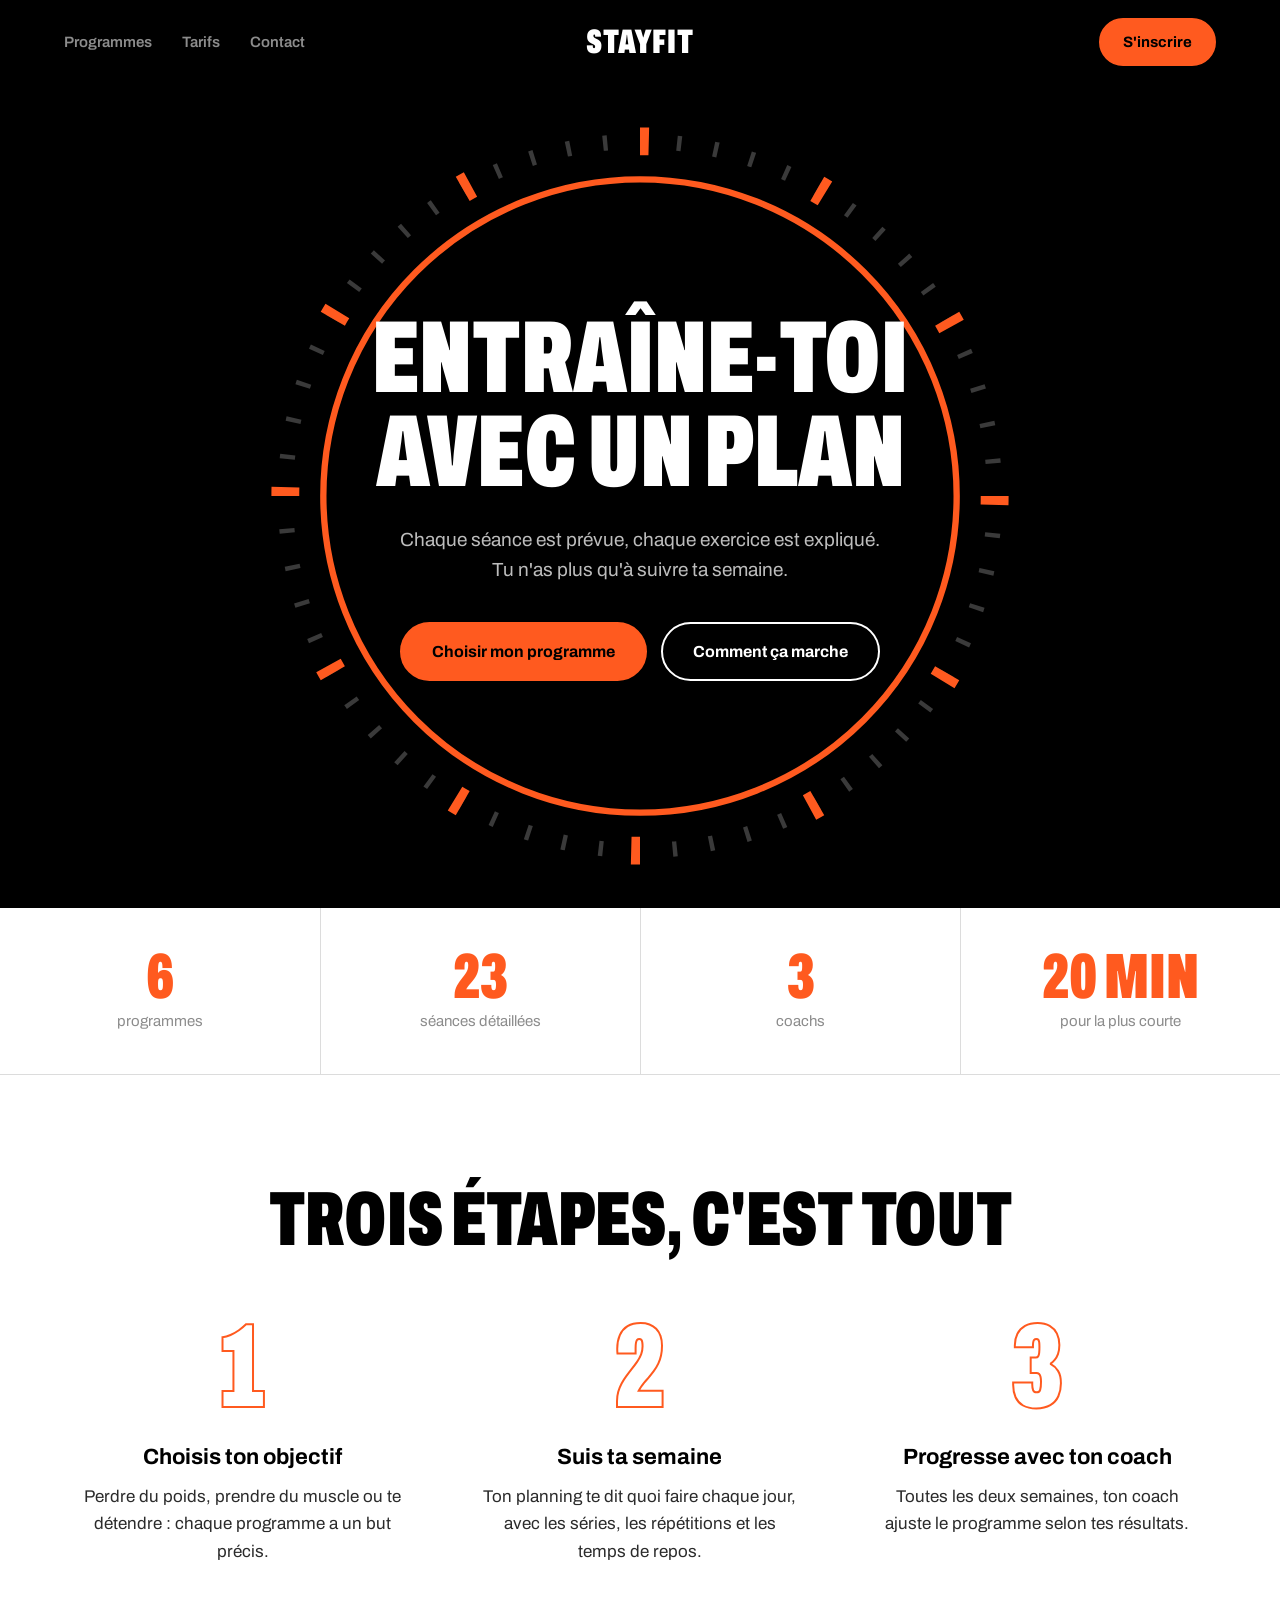
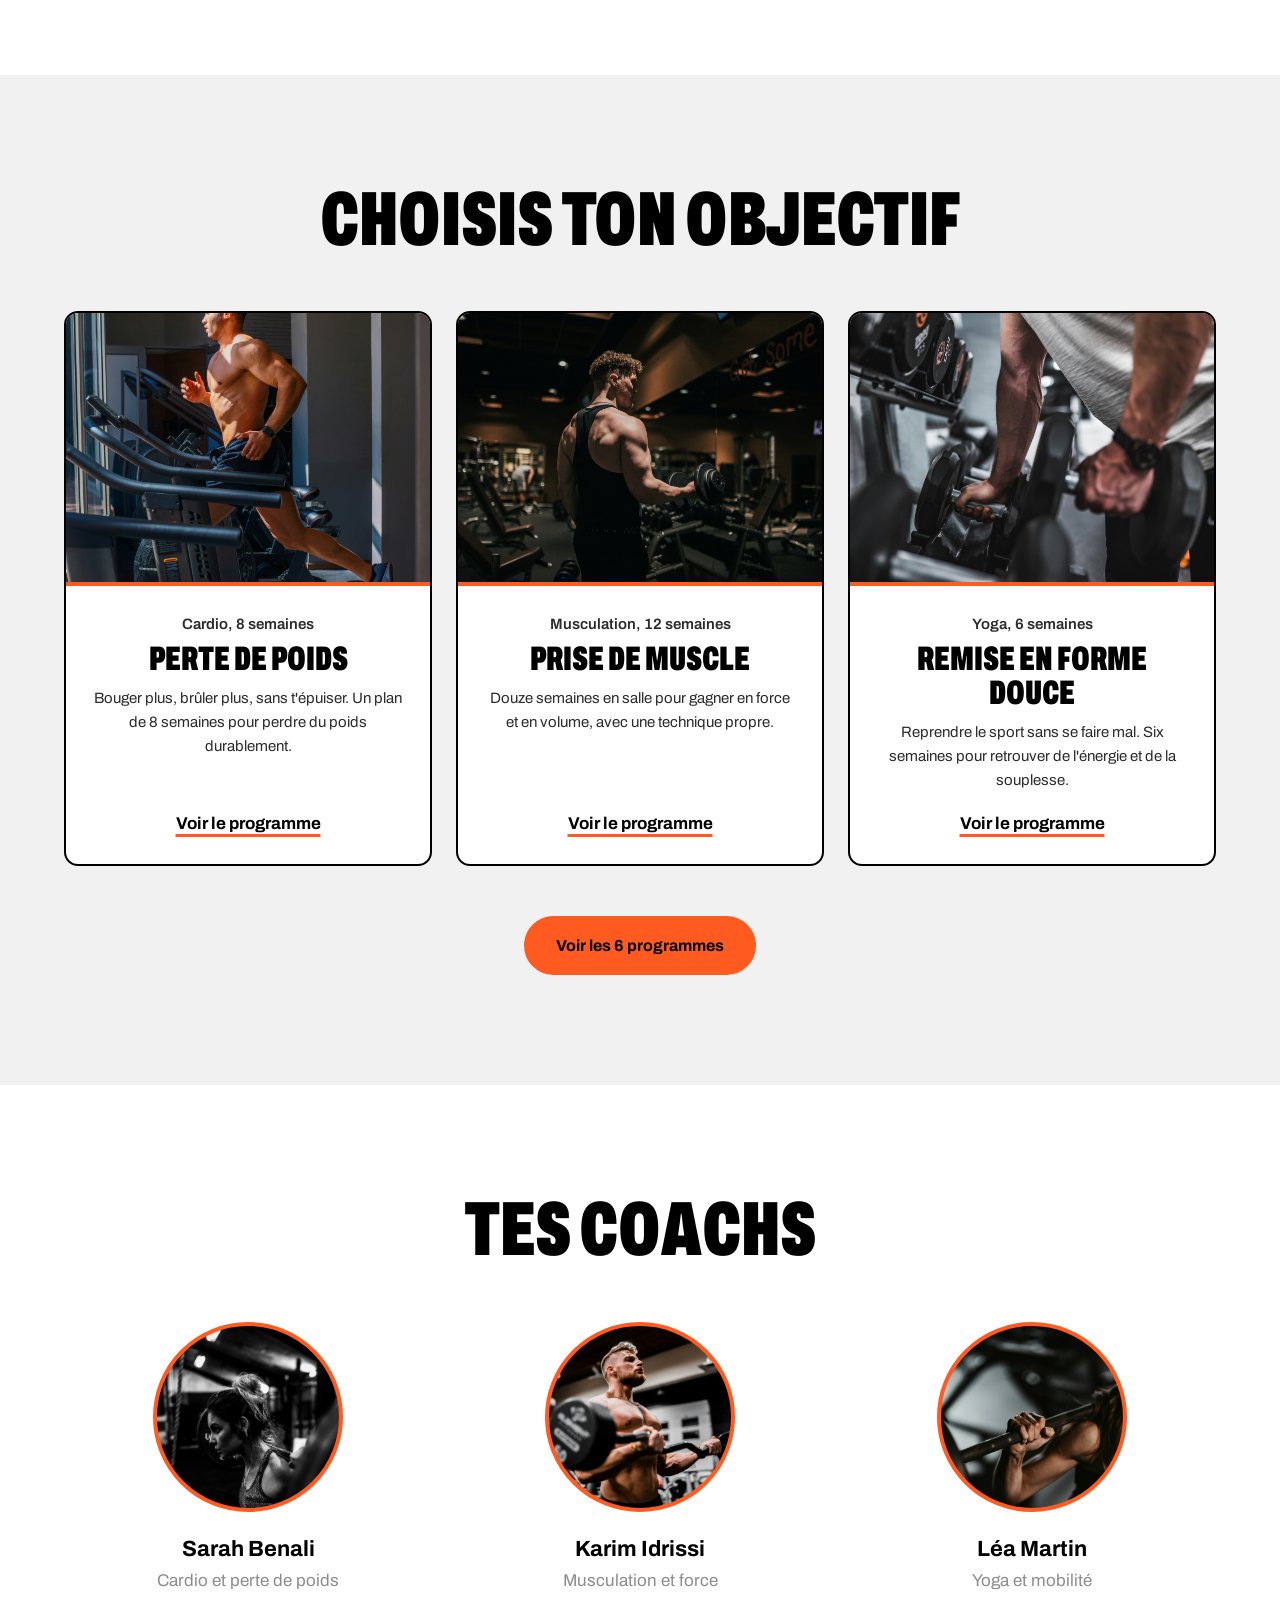
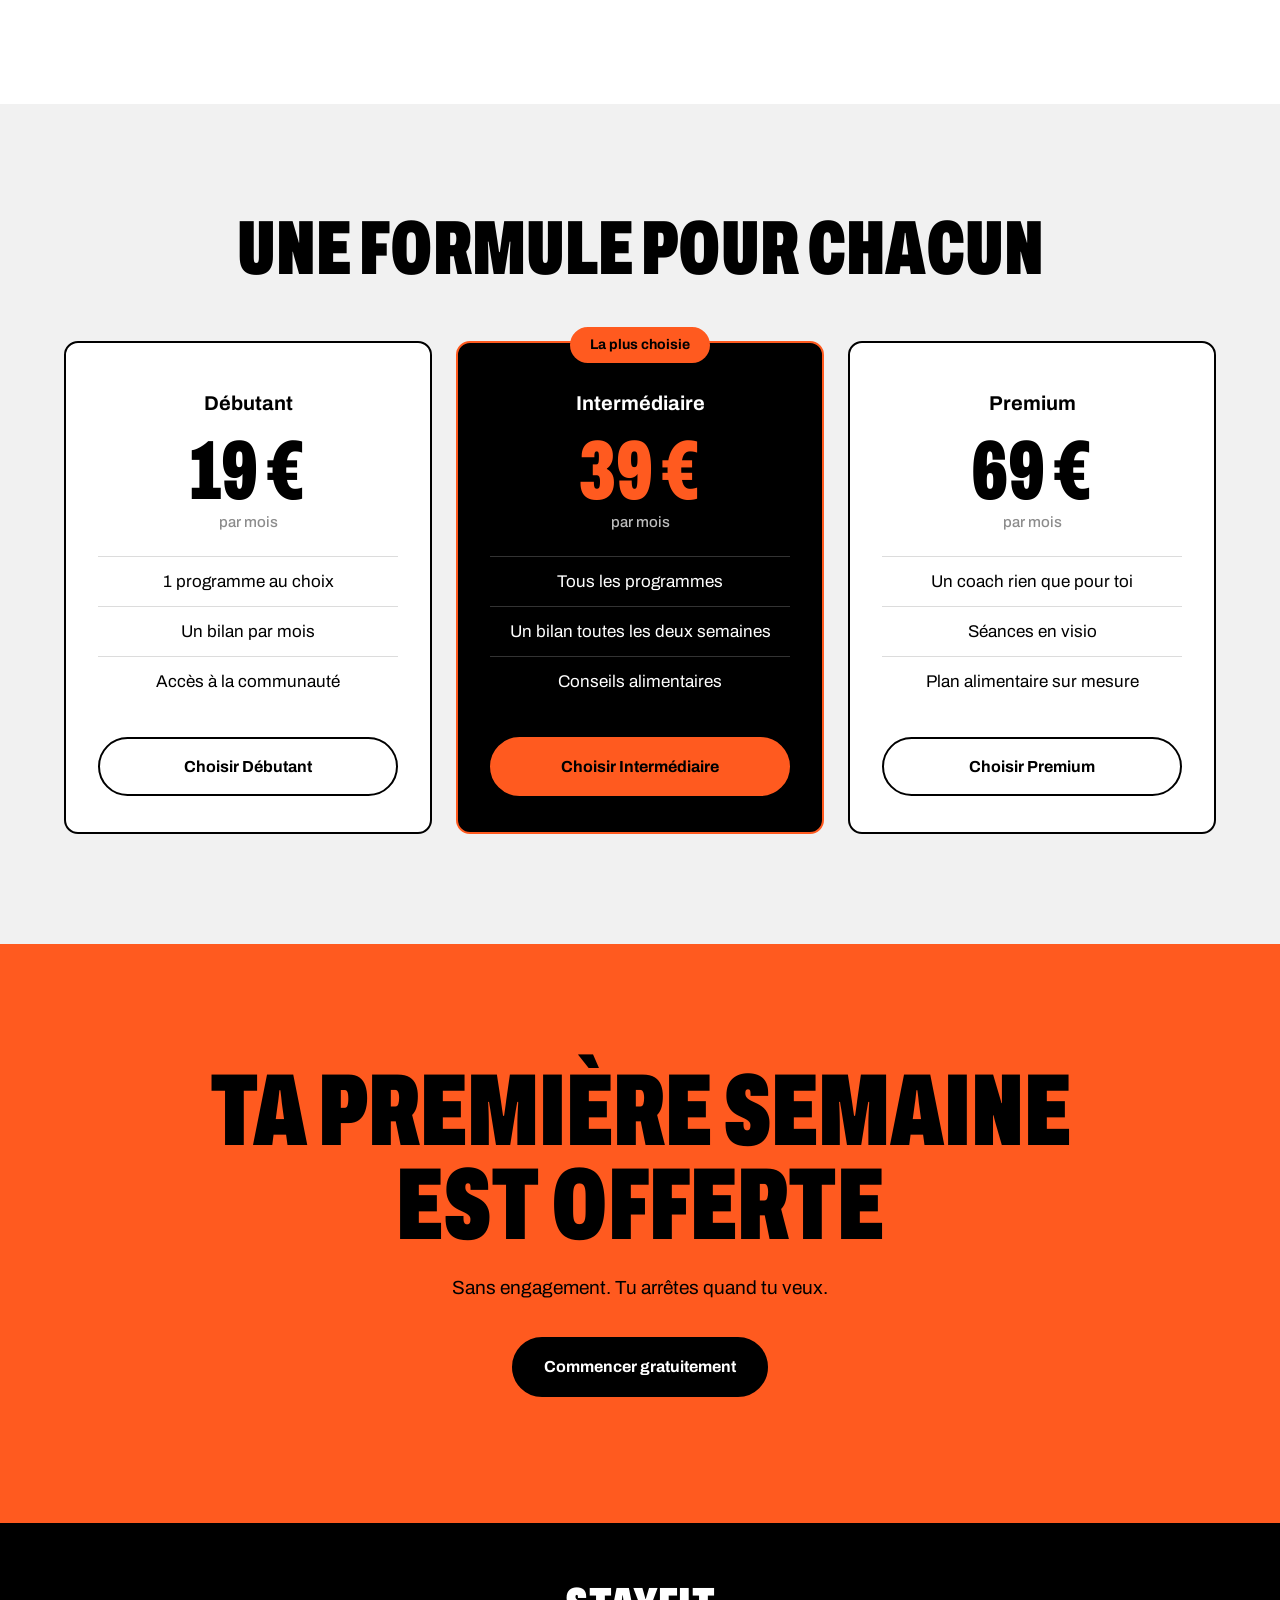
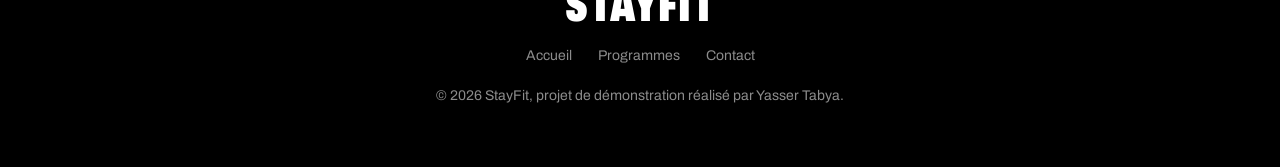
<file: index.html>
<!DOCTYPE html>
<html lang="fr">
<head>
    <meta charset="UTF-8">
    <meta name="viewport" content="width=device-width, initial-scale=1.0">
    <title>StayFit | Coaching sportif en ligne</title>
    <meta name="description" content="StayFit, des programmes de sport planifiés semaine par semaine, avec un coach.">
    <link rel="stylesheet" href="style.css">
</head>
<body>

    <!-- =====================================================
         MENU : liens à gauche, logo au centre, bouton à droite
    ====================================================== -->
    <header class="header">
        <nav class="menu">
            <a href="programmes.html">Programmes</a>
            <a href="index.html#tarifs">Tarifs</a>
            <a href="contact.html">Contact</a>
        </nav>

        <a href="index.html" class="logo">STAYFIT</a>

        <a href="contact.html" class="bouton bouton-clair bouton-petit header-bouton">S'inscrire</a>

        <button class="burger" aria-label="Ouvrir le menu" aria-expanded="false">
            <span></span>
            <span></span>
            <span></span>
        </button>
    </header>


    <main>

        <!-- =====================================================
             ACCUEIL : le cadran de chronomètre
        ====================================================== -->
        <section class="hero">

            <svg class="cadran" viewBox="0 0 600 600" aria-hidden="true">
                <!-- Les graduations : des tirets posés en cercle -->
                <circle class="graduations" cx="300" cy="300" r="280" pathLength="600" />
                <circle class="graduations-longues" cx="300" cy="300" r="280" pathLength="600" />
                <circle class="cadran-fond" cx="300" cy="300" r="250" />
                <circle class="cadran-progression" cx="300" cy="300" r="250" />
            </svg>

            <div class="hero-contenu">
                <h1>Entraîne&#8209;toi<br>avec un plan</h1>
                <p class="hero-texte">
                    Chaque séance est prévue, chaque exercice est expliqué.
                    Tu n'as plus qu'à suivre ta semaine.
                </p>
                <div class="hero-boutons">
                    <a href="programmes.html" class="bouton bouton-clair">Choisir mon programme</a>
                    <a href="#methode" class="bouton bouton-contour-clair">Comment ça marche</a>
                </div>
            </div>

        </section>


        <!-- =====================================================
             CHIFFRES (animés en JavaScript)
        ====================================================== -->
        <section class="chiffres">
            <div class="chiffre">
                <p><span class="compteur" data-cible="6">0</span></p>
                <span>programmes</span>
            </div>
            <div class="chiffre">
                <p><span class="compteur" data-cible="23">0</span></p>
                <span>séances détaillées</span>
            </div>
            <div class="chiffre">
                <p><span class="compteur" data-cible="3">0</span></p>
                <span>coachs</span>
            </div>
            <div class="chiffre">
                <p><span class="compteur" data-cible="20">0</span> min</p>
                <span>pour la plus courte</span>
            </div>
        </section>


        <!-- =====================================================
             LA MÉTHODE : 3 étapes dans l'ordre
        ====================================================== -->
        <section class="section" id="methode">
            <h2 class="titre-section">Trois étapes, c'est tout</h2>

            <ol class="etapes">
                <li class="etape">
                    <span class="etape-numero">1</span>
                    <h3>Choisis ton objectif</h3>
                    <p>Perdre du poids, prendre du muscle ou te détendre : chaque programme a un but précis.</p>
                </li>
                <li class="etape">
                    <span class="etape-numero">2</span>
                    <h3>Suis ta semaine</h3>
                    <p>Ton planning te dit quoi faire chaque jour, avec les séries, les répétitions et les temps de repos.</p>
                </li>
                <li class="etape">
                    <span class="etape-numero">3</span>
                    <h3>Progresse avec ton coach</h3>
                    <p>Toutes les deux semaines, ton coach ajuste le programme selon tes résultats.</p>
                </li>
            </ol>
        </section>


        <!-- =====================================================
             PROGRAMMES (3 mis en avant)
        ====================================================== -->
        <section class="section section-craie">
            <h2 class="titre-section">Choisis ton objectif</h2>

            <div class="grille">
                <a href="programme-perte.html" class="carte" data-categorie="cardio">
                    <div class="carte-image" style="--img: url('images/programme-perte.jpg')"></div>
                    <div class="carte-contenu">
                        <p class="carte-meta">Cardio, 8 semaines</p>
                        <h3>Perte de poids</h3>
                        <p>Bouger plus, brûler plus, sans t'épuiser. Un plan de 8 semaines pour perdre du poids durablement.</p>
                        <span class="lien">Voir le programme</span>
                    </div>
                </a>
                <a href="programme-muscle.html" class="carte" data-categorie="musculation">
                    <div class="carte-image" style="--img: url('images/programme-muscle.jpg')"></div>
                    <div class="carte-contenu">
                        <p class="carte-meta">Musculation, 12 semaines</p>
                        <h3>Prise de muscle</h3>
                        <p>Douze semaines en salle pour gagner en force et en volume, avec une technique propre.</p>
                        <span class="lien">Voir le programme</span>
                    </div>
                </a>
                <a href="programme-forme.html" class="carte" data-categorie="yoga">
                    <div class="carte-image" style="--img: url('images/programme-forme.jpg')"></div>
                    <div class="carte-contenu">
                        <p class="carte-meta">Yoga, 6 semaines</p>
                        <h3>Remise en forme douce</h3>
                        <p>Reprendre le sport sans se faire mal. Six semaines pour retrouver de l'énergie et de la souplesse.</p>
                        <span class="lien">Voir le programme</span>
                    </div>
                </a>
            </div>

            <a href="programmes.html" class="bouton bouton-centre">Voir les 6 programmes</a>
        </section>


        <!-- =====================================================
             COACHS
        ====================================================== -->
        <section class="section">
            <h2 class="titre-section">Tes coachs</h2>

            <div class="grille grille-coachs">
                <div class="coach">
                    <div class="coach-photo" style="--img: url('images/coach-1.jpg')"></div>
                    <h3>Sarah Benali</h3>
                    <p>Cardio et perte de poids</p>
                </div>
                <div class="coach">
                    <div class="coach-photo" style="--img: url('images/coach-2.jpg')"></div>
                    <h3>Karim Idrissi</h3>
                    <p>Musculation et force</p>
                </div>
                <div class="coach">
                    <div class="coach-photo" style="--img: url('images/coach-3.jpg')"></div>
                    <h3>Léa Martin</h3>
                    <p>Yoga et mobilité</p>
                </div>
            </div>
        </section>


        <!-- =====================================================
             TARIFS
        ====================================================== -->
        <section class="section section-craie" id="tarifs">
            <h2 class="titre-section">Une formule pour chacun</h2>

            <div class="grille">

                <div class="tarif">
                    <h3>Débutant</h3>
                    <p class="prix">19 €<span> par mois</span></p>
                    <ul>
                        <li>1 programme au choix</li>
                        <li>Un bilan par mois</li>
                        <li>Accès à la communauté</li>
                    </ul>
                    <a href="contact.html" class="bouton bouton-contour">Choisir Débutant</a>
                </div>

                <div class="tarif tarif-vedette">
                    <p class="etiquette">La plus choisie</p>
                    <h3>Intermédiaire</h3>
                    <p class="prix">39 €<span> par mois</span></p>
                    <ul>
                        <li>Tous les programmes</li>
                        <li>Un bilan toutes les deux semaines</li>
                        <li>Conseils alimentaires</li>
                    </ul>
                    <a href="contact.html" class="bouton bouton-clair">Choisir Intermédiaire</a>
                </div>

                <div class="tarif">
                    <h3>Premium</h3>
                    <p class="prix">69 €<span> par mois</span></p>
                    <ul>
                        <li>Un coach rien que pour toi</li>
                        <li>Séances en visio</li>
                        <li>Plan alimentaire sur mesure</li>
                    </ul>
                    <a href="contact.html" class="bouton bouton-contour">Choisir Premium</a>
                </div>

            </div>
        </section>


        <!-- =====================================================
             APPEL À L'ACTION
        ====================================================== -->
        <section class="appel">
            <h2>Ta première semaine est offerte</h2>
            <p>Sans engagement. Tu arrêtes quand tu veux.</p>
            <a href="contact.html" class="bouton bouton-clair">Commencer gratuitement</a>
        </section>

    </main>

    <!-- =====================================================
         BAS DE PAGE
    ====================================================== -->
    <footer class="footer">
        <a href="index.html" class="logo">STAYFIT</a>
        <nav>
            <a href="index.html">Accueil</a>
            <a href="programmes.html">Programmes</a>
            <a href="contact.html">Contact</a>
        </nav>
        <p>© <span class="annee"></span> StayFit, projet de démonstration réalisé par Yasser Tabya.</p>
    </footer>

    <script src="script.js"></script>
</body>
</html>
</file>
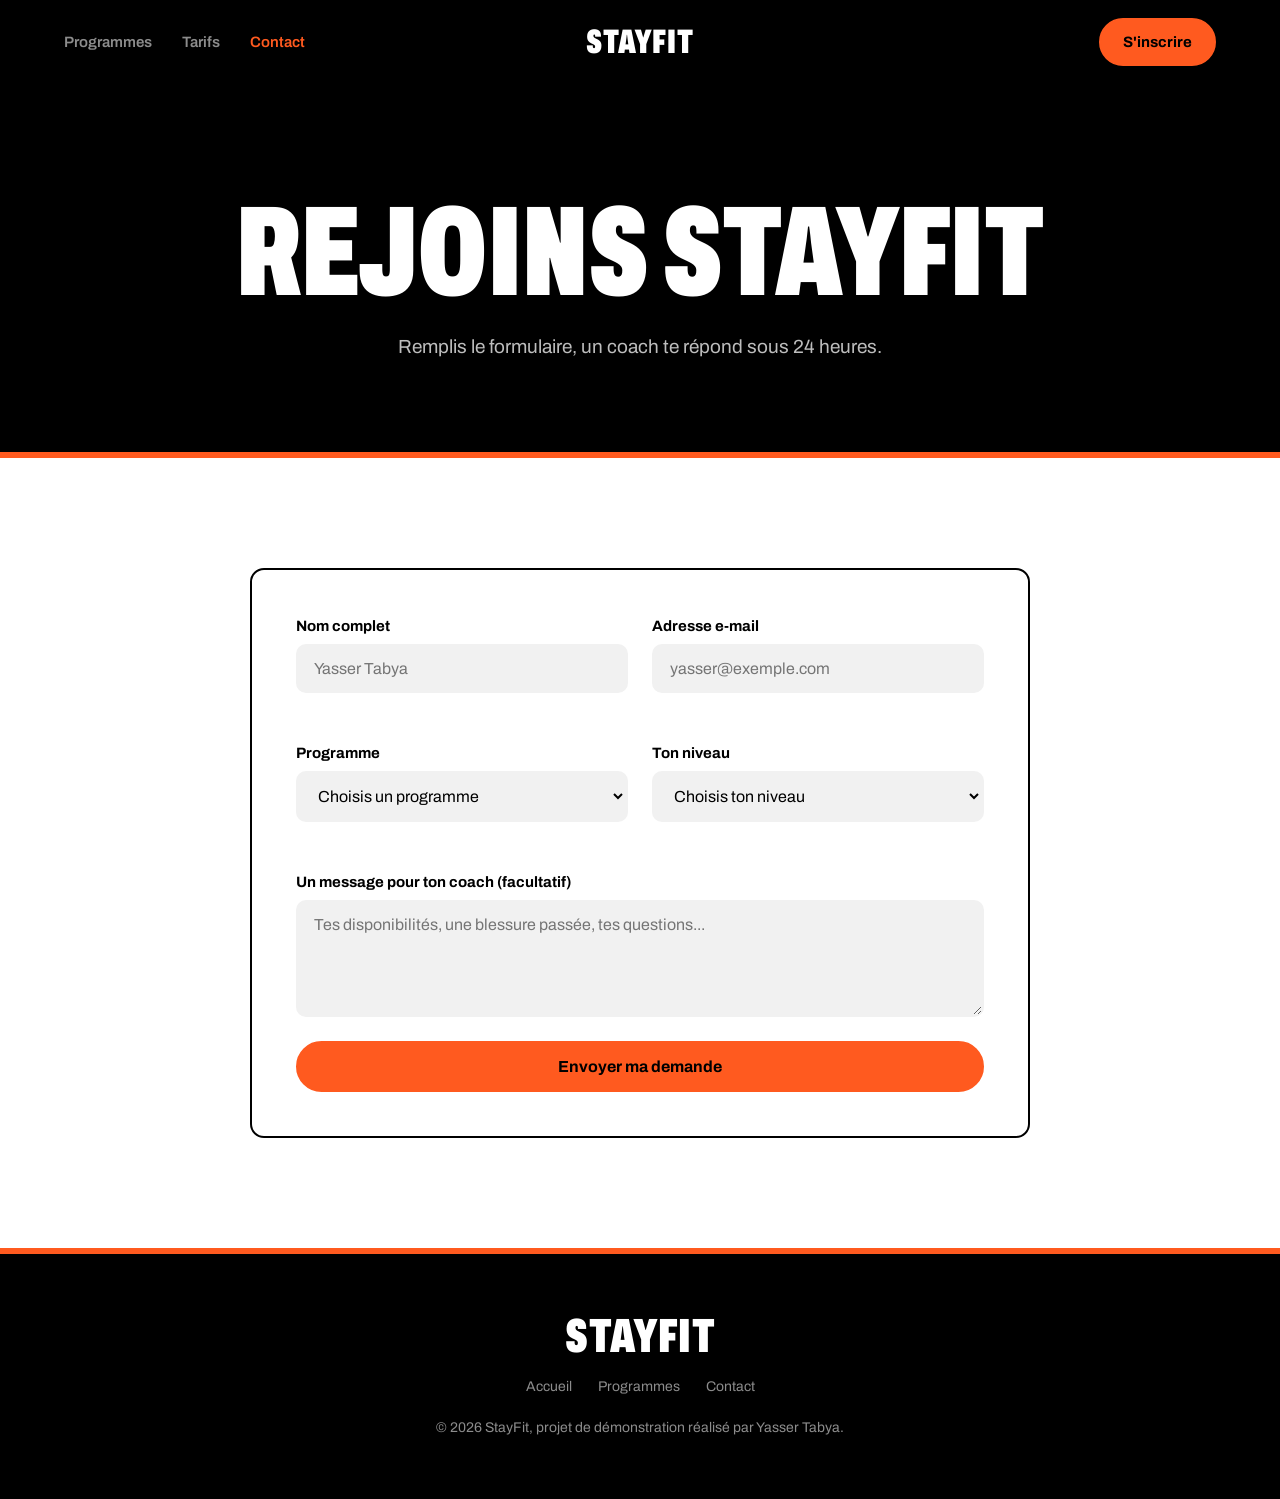
<file: contact.html>
<!DOCTYPE html>
<html lang="fr">
<head>
    <meta charset="UTF-8">
    <meta name="viewport" content="width=device-width, initial-scale=1.0">
    <title>Contact | StayFit</title>
    <meta name="description" content="Rejoins StayFit : remplis le formulaire, un coach te répond sous 24 heures.">
    <link rel="stylesheet" href="style.css">
</head>
<body>

    <!-- MENU -->
    <header class="header">
        <nav class="menu">
            <a href="programmes.html">Programmes</a>
            <a href="index.html#tarifs">Tarifs</a>
            <a href="contact.html" class="actif">Contact</a>
        </nav>

        <a href="index.html" class="logo">STAYFIT</a>

        <a href="contact.html" class="bouton bouton-clair bouton-petit header-bouton">S'inscrire</a>

        <button class="burger" aria-label="Ouvrir le menu" aria-expanded="false">
            <span></span>
            <span></span>
            <span></span>
        </button>
    </header>


    <main>

        <section class="page-titre">
            <h1>Rejoins StayFit</h1>
            <p>Remplis le formulaire, un coach te répond sous 24 heures.</p>
        </section>

        <section class="section">

            <!-- FORMULAIRE (vérifié en JavaScript) -->
            <form id="formulaire" class="formulaire" novalidate>

                <div class="champ">
                    <label for="nom">Nom complet</label>
                    <input type="text" id="nom" name="nom" placeholder="Yasser Tabya" required>
                    <span class="erreur"></span>
                </div>

                <div class="champ">
                    <label for="email">Adresse e-mail</label>
                    <input type="email" id="email" name="email" placeholder="yasser@exemple.com" required>
                    <span class="erreur"></span>
                </div>

                <div class="champ">
                    <label for="programme">Programme</label>
                    <select id="programme" name="programme" required>
                        <option value="">Choisis un programme</option>
                        <option>Perte de poids</option>
                        <option>HIIT express</option>
                        <option>Prise de muscle</option>
                        <option>Muscu à la maison</option>
                        <option>Remise en forme douce</option>
                        <option>Yoga et respiration</option>
                    </select>
                    <span class="erreur"></span>
                </div>

                <div class="champ">
                    <label for="niveau">Ton niveau</label>
                    <select id="niveau" name="niveau" required>
                        <option value="">Choisis ton niveau</option>
                        <option>Débutant</option>
                        <option>Intermédiaire</option>
                        <option>Avancé</option>
                    </select>
                    <span class="erreur"></span>
                </div>

                <div class="champ champ-large">
                    <label for="message">Un message pour ton coach (facultatif)</label>
                    <textarea id="message" name="message" rows="5" placeholder="Tes disponibilités, une blessure passée, tes questions..."></textarea>
                </div>

                <button type="submit" class="bouton bouton-large">Envoyer ma demande</button>

                <p class="message-succes" hidden>
                    Demande envoyée. Un coach te répond sous 24 heures.
                </p>

            </form>
        </section>

    </main>

    <!-- BAS DE PAGE -->
    <footer class="footer">
        <a href="index.html" class="logo">STAYFIT</a>
        <nav>
            <a href="index.html">Accueil</a>
            <a href="programmes.html">Programmes</a>
            <a href="contact.html">Contact</a>
        </nav>
        <p>© <span class="annee"></span> StayFit, projet de démonstration réalisé par Yasser Tabya.</p>
    </footer>

    <script src="script.js"></script>
</body>
</html>
</file>
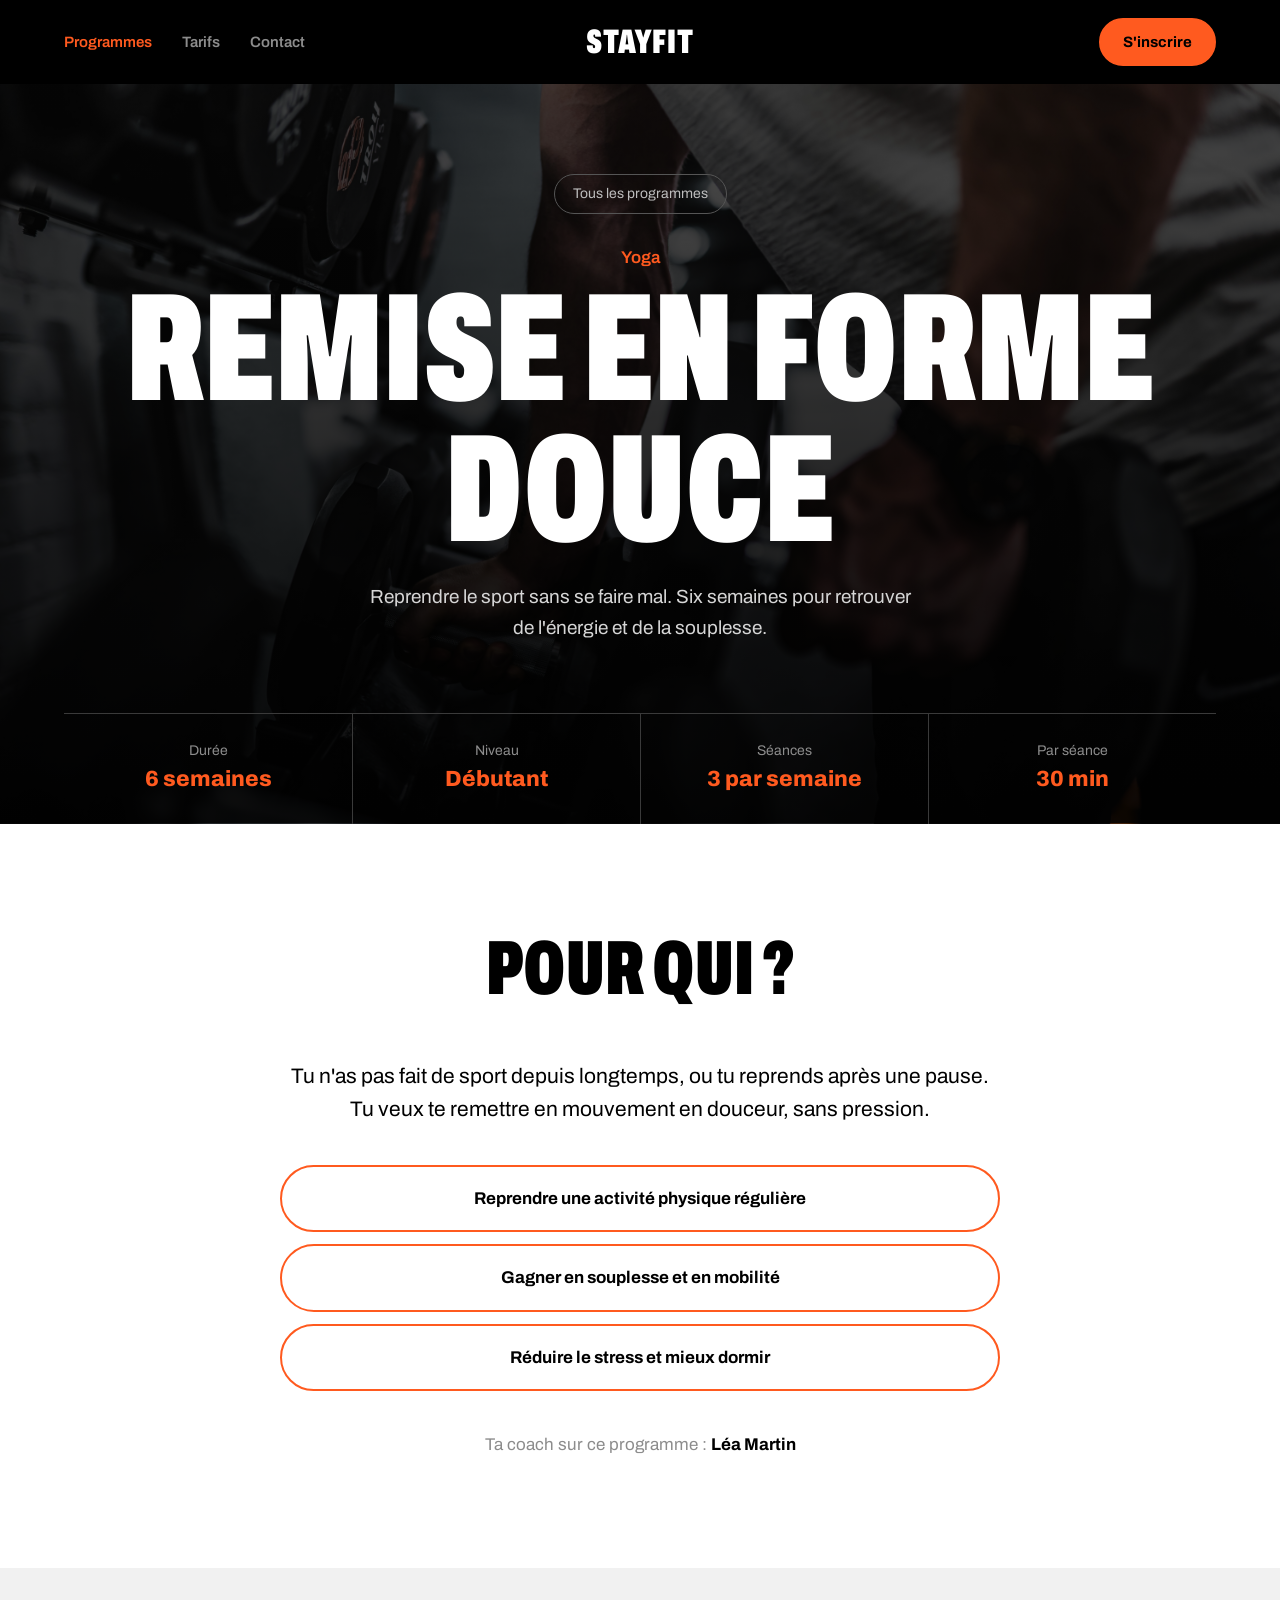
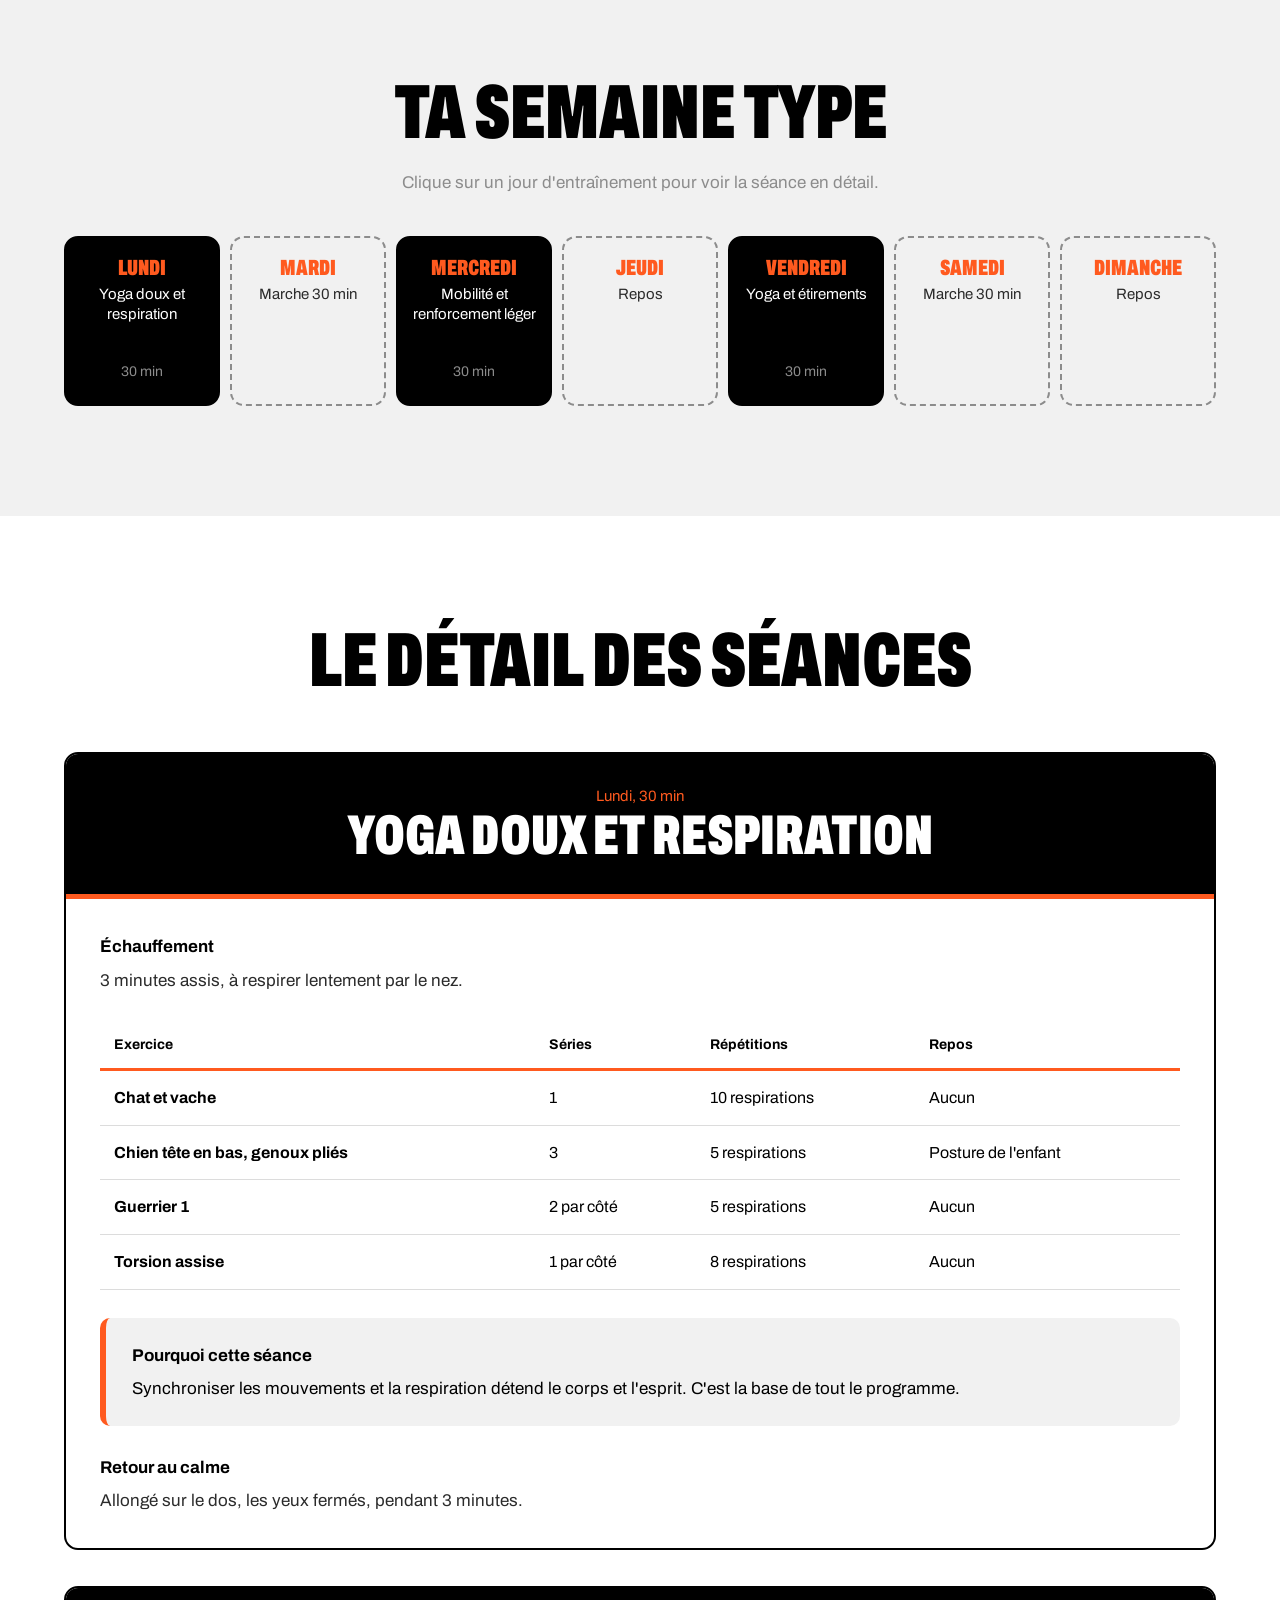
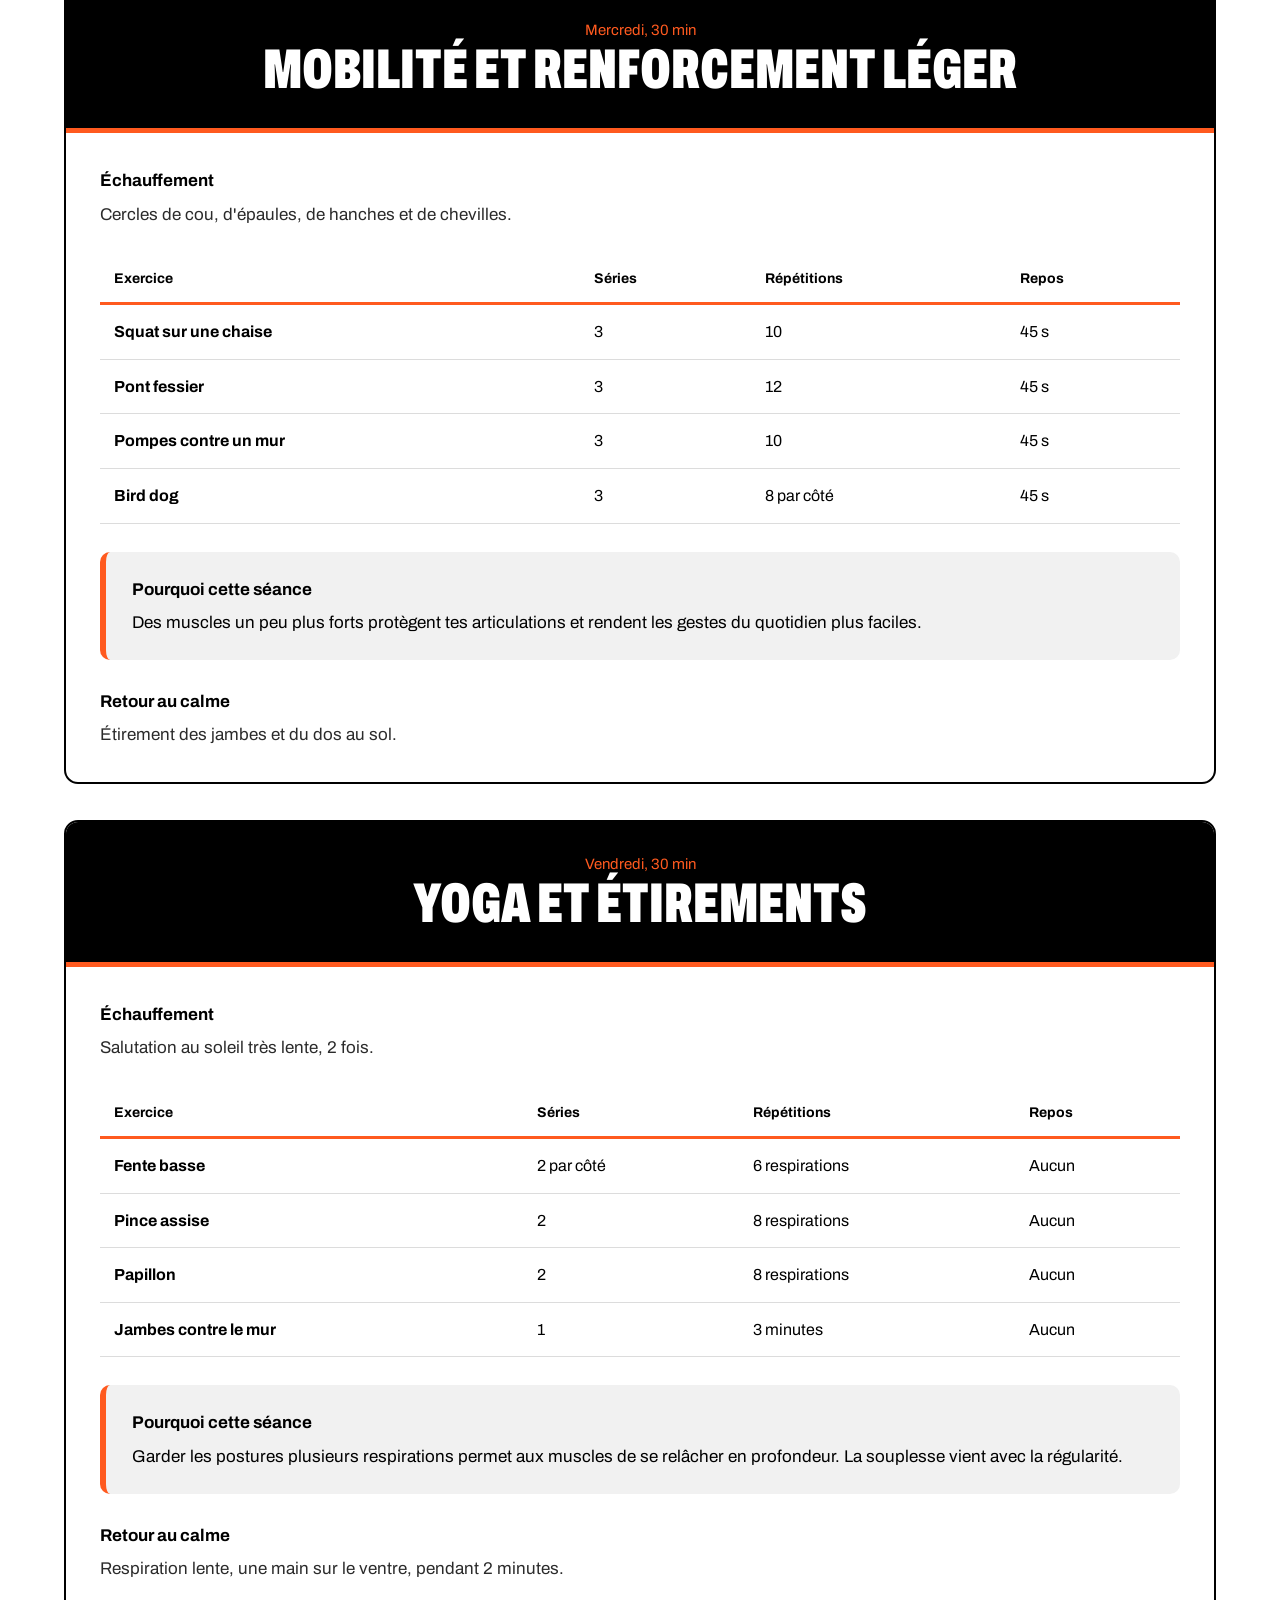
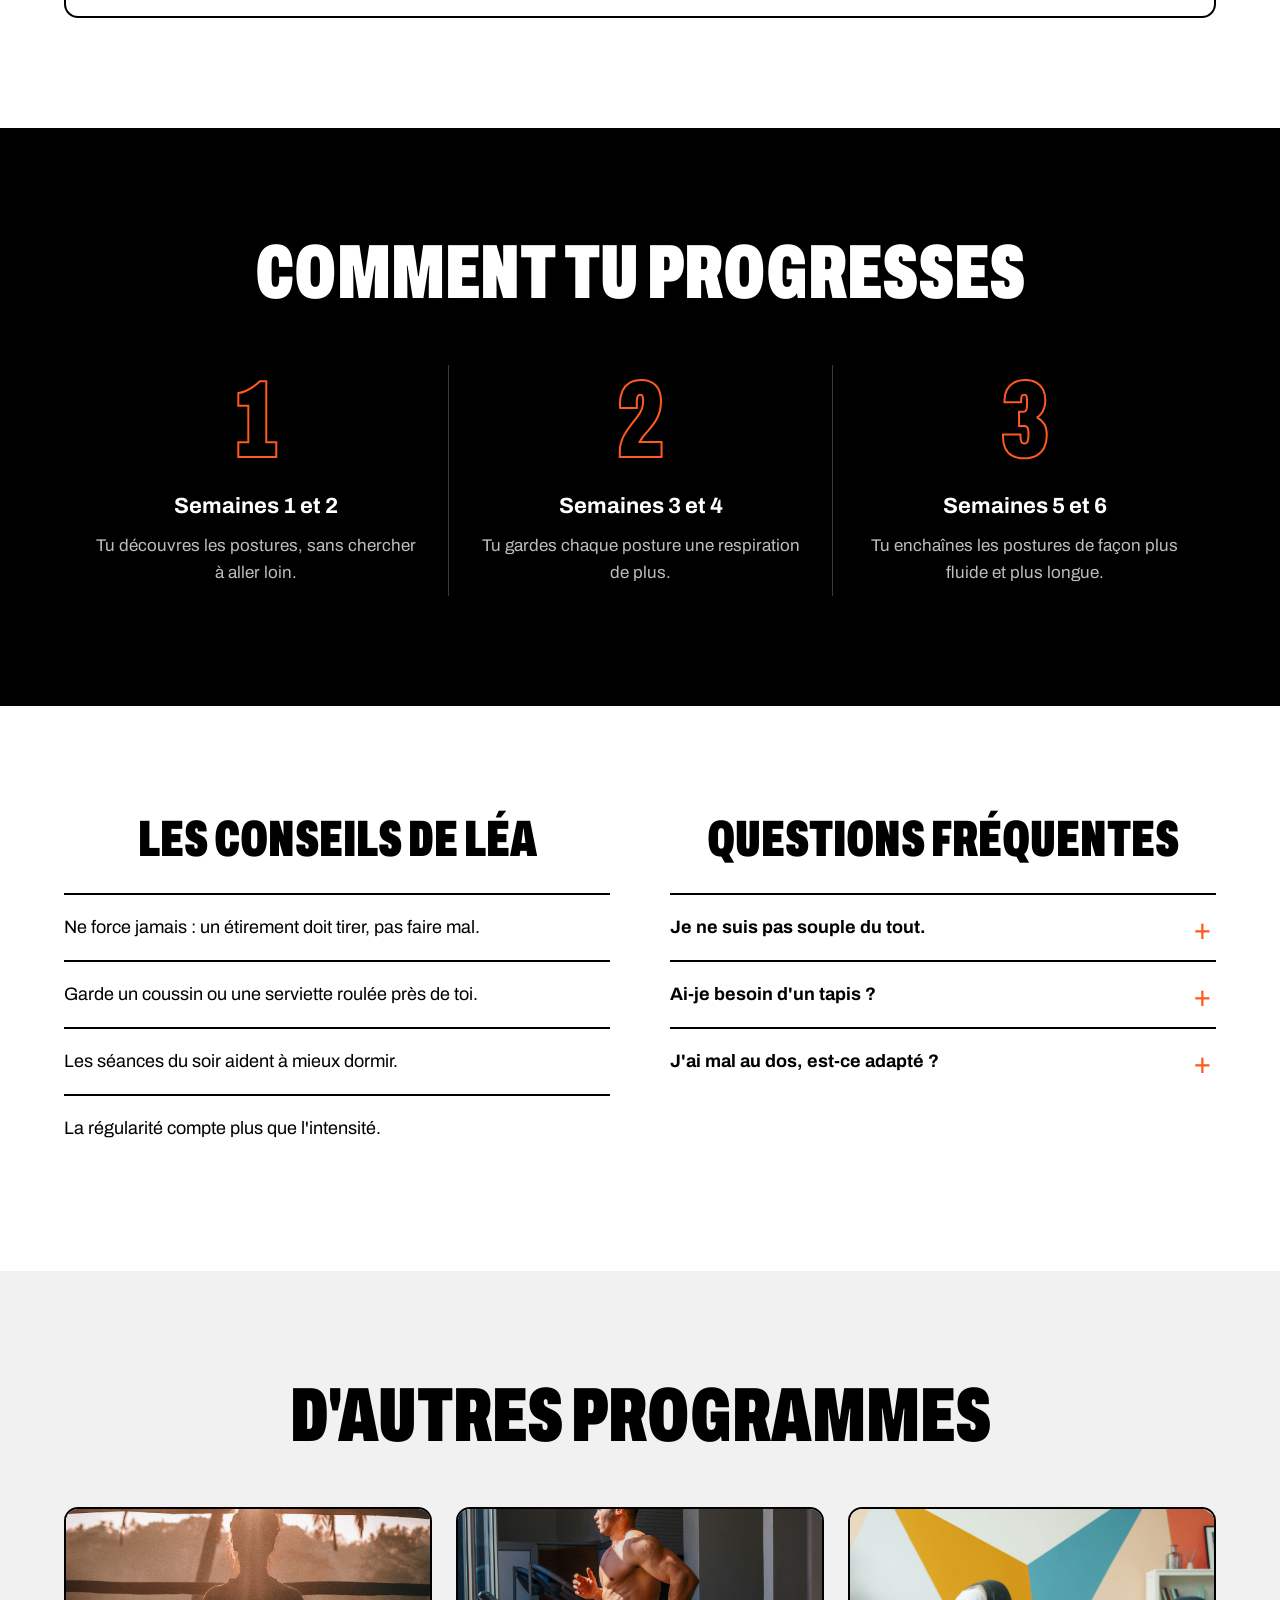
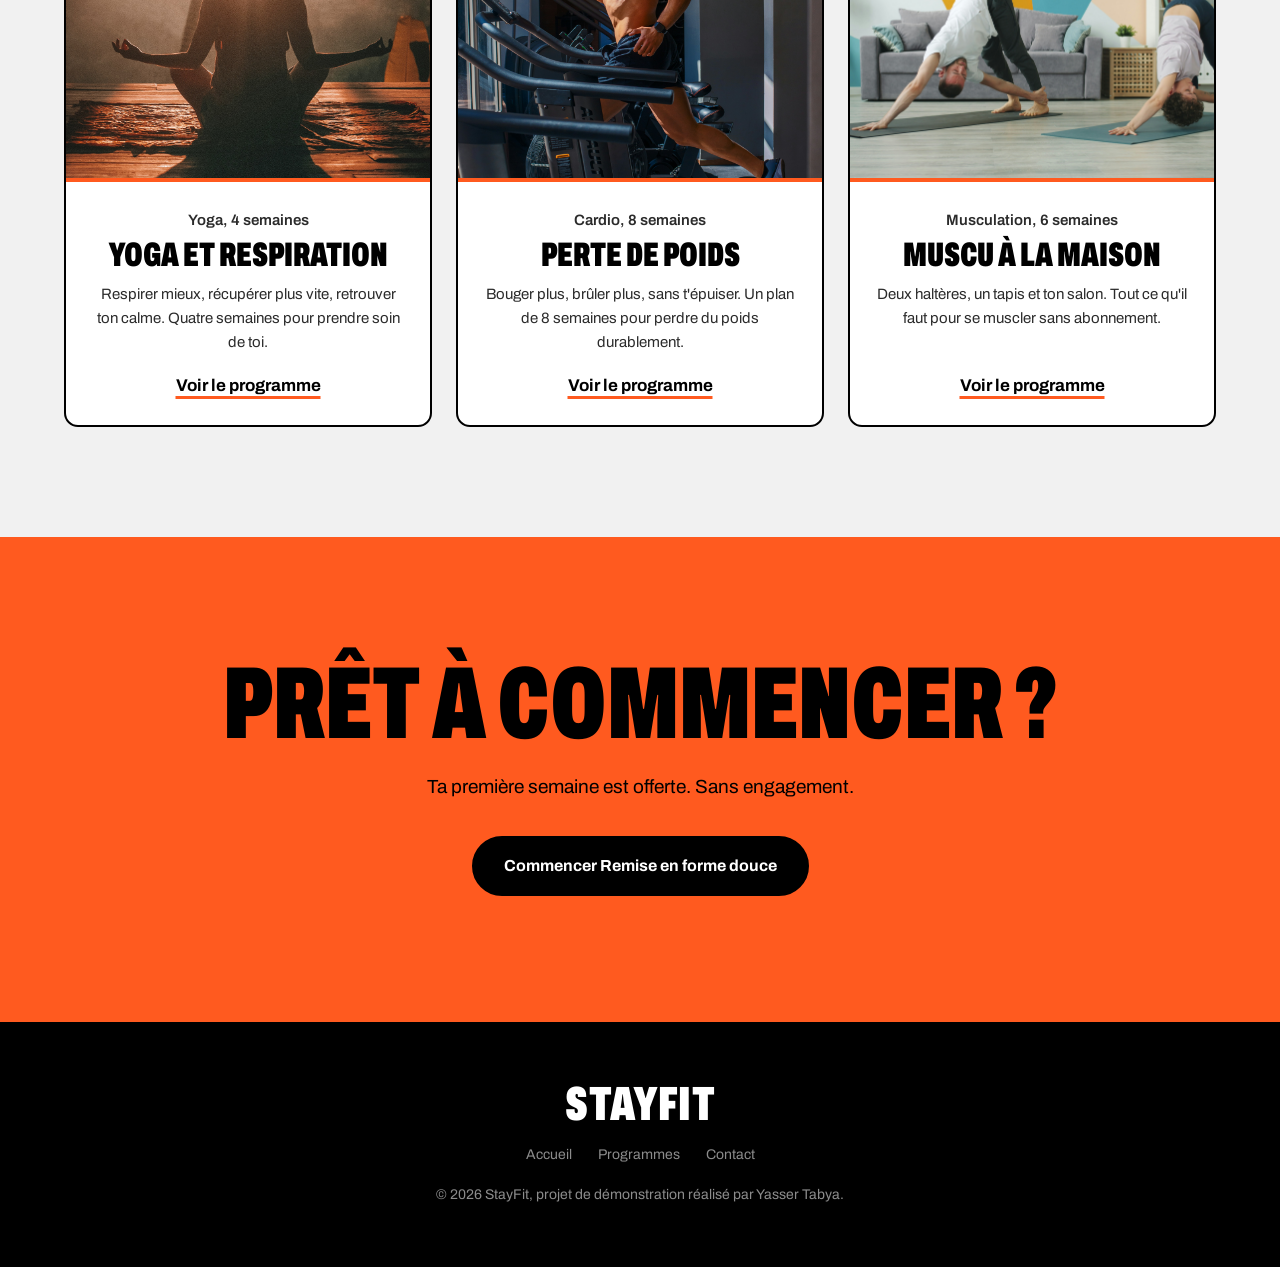
<file: programme-forme.html>
<!DOCTYPE html>
<html lang="fr">
<head>
    <meta charset="UTF-8">
    <meta name="viewport" content="width=device-width, initial-scale=1.0">
    <title>Remise en forme douce | StayFit</title>
    <meta name="description" content="Reprendre le sport sans se faire mal. Six semaines pour retrouver de l'énergie et de la souplesse.">
    <link rel="stylesheet" href="style.css">
</head>
<body>

    <!-- MENU -->
    <header class="header">
        <nav class="menu">
            <a href="programmes.html" class="actif">Programmes</a>
            <a href="index.html#tarifs">Tarifs</a>
            <a href="contact.html">Contact</a>
        </nav>

        <a href="index.html" class="logo">STAYFIT</a>

        <a href="contact.html" class="bouton bouton-clair bouton-petit header-bouton">S'inscrire</a>

        <button class="burger" aria-label="Ouvrir le menu" aria-expanded="false">
            <span></span>
            <span></span>
            <span></span>
        </button>
    </header>


    <main>

        <!-- BANNIÈRE -->
        <section class="programme-hero" style="--img: url('images/programme-forme.jpg')">
            <a href="programmes.html" class="retour">Tous les programmes</a>
            <p class="programme-cat">Yoga</p>
            <h1>Remise en forme douce</h1>
            <p class="programme-accroche">Reprendre le sport sans se faire mal. Six semaines pour retrouver de l'énergie et de la souplesse.</p>

            <dl class="infos">
                <div class="info"><dt>Durée</dt><dd>6 semaines</dd></div>
                <div class="info"><dt>Niveau</dt><dd>Débutant</dd></div>
                <div class="info"><dt>Séances</dt><dd>3 par semaine</dd></div>
                <div class="info"><dt>Par séance</dt><dd>30 min</dd></div>
            </dl>
        </section>


        <!-- POUR QUI + OBJECTIFS -->
        <section class="section">
            <div class="pour-qui">
                <h2 class="titre-section">Pour qui ?</h2>
                <p>Tu n'as pas fait de sport depuis longtemps, ou tu reprends après une pause. Tu veux te remettre en mouvement en douceur, sans pression.</p>
                <ul class="objectifs">
                    <li>Reprendre une activité physique régulière</li>
                    <li>Gagner en souplesse et en mobilité</li>
                    <li>Réduire le stress et mieux dormir</li>
                </ul>
                <p class="coach-du-programme">Ta coach sur ce programme : <strong>Léa Martin</strong></p>
            </div>
        </section>


        <!-- LA SEMAINE TYPE -->
        <section class="section section-craie">
            <h2 class="titre-section">Ta semaine type</h2>
            <p class="intro">Clique sur un jour d'entraînement pour voir la séance en détail.</p>

            <div class="semaine">
                <a href="#s1" class="jour">
                    <span class="jour-nom">Lundi</span>
                    <span class="jour-seance">Yoga doux et respiration</span>
                    <span class="jour-duree">30 min</span>
                </a>
                <div class="jour jour-repos">
                    <span class="jour-nom">Mardi</span>
                    <span class="jour-seance">Marche 30 min</span>
                </div>
                <a href="#s2" class="jour">
                    <span class="jour-nom">Mercredi</span>
                    <span class="jour-seance">Mobilité et renforcement léger</span>
                    <span class="jour-duree">30 min</span>
                </a>
                <div class="jour jour-repos">
                    <span class="jour-nom">Jeudi</span>
                    <span class="jour-seance">Repos</span>
                </div>
                <a href="#s3" class="jour">
                    <span class="jour-nom">Vendredi</span>
                    <span class="jour-seance">Yoga et étirements</span>
                    <span class="jour-duree">30 min</span>
                </a>
                <div class="jour jour-repos">
                    <span class="jour-nom">Samedi</span>
                    <span class="jour-seance">Marche 30 min</span>
                </div>
                <div class="jour jour-repos">
                    <span class="jour-nom">Dimanche</span>
                    <span class="jour-seance">Repos</span>
                </div>
            </div>
        </section>


        <!-- LE DÉTAIL DES SÉANCES -->
        <section class="section">
            <h2 class="titre-section">Le détail des séances</h2>

            <div class="seances">

                <!-- SÉANCE 1 -->
                <article class="seance" id="s1">
                    <header class="seance-tete">
                        <p class="seance-jour">Lundi, 30 min</p>
                        <h3>Yoga doux et respiration</h3>
                    </header>
                    <div class="seance-corps">
                        <div class="seance-etape">
                            <h4>Échauffement</h4>
                            <p>3 minutes assis, à respirer lentement par le nez.</p>
                        </div>
                        <div class="tableau-conteneur">
                            <table class="tableau">
                                <thead>
                                    <tr><th>Exercice</th><th>Séries</th><th>Répétitions</th><th>Repos</th></tr>
                                </thead>
                                <tbody>
                                    <tr><td>Chat et vache</td><td>1</td><td>10 respirations</td><td>Aucun</td></tr>
                                    <tr><td>Chien tête en bas, genoux pliés</td><td>3</td><td>5 respirations</td><td>Posture de l'enfant</td></tr>
                                    <tr><td>Guerrier 1</td><td>2 par côté</td><td>5 respirations</td><td>Aucun</td></tr>
                                    <tr><td>Torsion assise</td><td>1 par côté</td><td>8 respirations</td><td>Aucun</td></tr>
                                </tbody>
                            </table>
                        </div>
                        <div class="seance-pourquoi">
                            <h4>Pourquoi cette séance</h4>
                            <p>Synchroniser les mouvements et la respiration détend le corps et l'esprit. C'est la base de tout le programme.</p>
                        </div>
                        <div class="seance-etape">
                            <h4>Retour au calme</h4>
                            <p>Allongé sur le dos, les yeux fermés, pendant 3 minutes.</p>
                        </div>
                    </div>
                </article>

                <!-- SÉANCE 2 -->
                <article class="seance" id="s2">
                    <header class="seance-tete">
                        <p class="seance-jour">Mercredi, 30 min</p>
                        <h3>Mobilité et renforcement léger</h3>
                    </header>
                    <div class="seance-corps">
                        <div class="seance-etape">
                            <h4>Échauffement</h4>
                            <p>Cercles de cou, d'épaules, de hanches et de chevilles.</p>
                        </div>
                        <div class="tableau-conteneur">
                            <table class="tableau">
                                <thead>
                                    <tr><th>Exercice</th><th>Séries</th><th>Répétitions</th><th>Repos</th></tr>
                                </thead>
                                <tbody>
                                    <tr><td>Squat sur une chaise</td><td>3</td><td>10</td><td>45 s</td></tr>
                                    <tr><td>Pont fessier</td><td>3</td><td>12</td><td>45 s</td></tr>
                                    <tr><td>Pompes contre un mur</td><td>3</td><td>10</td><td>45 s</td></tr>
                                    <tr><td>Bird dog</td><td>3</td><td>8 par côté</td><td>45 s</td></tr>
                                </tbody>
                            </table>
                        </div>
                        <div class="seance-pourquoi">
                            <h4>Pourquoi cette séance</h4>
                            <p>Des muscles un peu plus forts protègent tes articulations et rendent les gestes du quotidien plus faciles.</p>
                        </div>
                        <div class="seance-etape">
                            <h4>Retour au calme</h4>
                            <p>Étirement des jambes et du dos au sol.</p>
                        </div>
                    </div>
                </article>

                <!-- SÉANCE 3 -->
                <article class="seance" id="s3">
                    <header class="seance-tete">
                        <p class="seance-jour">Vendredi, 30 min</p>
                        <h3>Yoga et étirements</h3>
                    </header>
                    <div class="seance-corps">
                        <div class="seance-etape">
                            <h4>Échauffement</h4>
                            <p>Salutation au soleil très lente, 2 fois.</p>
                        </div>
                        <div class="tableau-conteneur">
                            <table class="tableau">
                                <thead>
                                    <tr><th>Exercice</th><th>Séries</th><th>Répétitions</th><th>Repos</th></tr>
                                </thead>
                                <tbody>
                                    <tr><td>Fente basse</td><td>2 par côté</td><td>6 respirations</td><td>Aucun</td></tr>
                                    <tr><td>Pince assise</td><td>2</td><td>8 respirations</td><td>Aucun</td></tr>
                                    <tr><td>Papillon</td><td>2</td><td>8 respirations</td><td>Aucun</td></tr>
                                    <tr><td>Jambes contre le mur</td><td>1</td><td>3 minutes</td><td>Aucun</td></tr>
                                </tbody>
                            </table>
                        </div>
                        <div class="seance-pourquoi">
                            <h4>Pourquoi cette séance</h4>
                            <p>Garder les postures plusieurs respirations permet aux muscles de se relâcher en profondeur. La souplesse vient avec la régularité.</p>
                        </div>
                        <div class="seance-etape">
                            <h4>Retour au calme</h4>
                            <p>Respiration lente, une main sur le ventre, pendant 2 minutes.</p>
                        </div>
                    </div>
                </article>

            </div>
        </section>


        <!-- PROGRESSION -->
        <section class="section section-noire">
            <h2 class="titre-section">Comment tu progresses</h2>
            <ol class="phases">
                <li class="phase">
                    <h3>Semaines 1 et 2</h3>
                    <p>Tu découvres les postures, sans chercher à aller loin.</p>
                </li>
                <li class="phase">
                    <h3>Semaines 3 et 4</h3>
                    <p>Tu gardes chaque posture une respiration de plus.</p>
                </li>
                <li class="phase">
                    <h3>Semaines 5 et 6</h3>
                    <p>Tu enchaînes les postures de façon plus fluide et plus longue.</p>
                </li>
            </ol>
        </section>


        <!-- CONSEILS + QUESTIONS -->
        <section class="section">
            <div class="deux-colonnes">
                <div>
                    <h2 class="titre-section">Les conseils de Léa</h2>
                    <ul class="conseils">
                        <li>Ne force jamais : un étirement doit tirer, pas faire mal.</li>
                        <li>Garde un coussin ou une serviette roulée près de toi.</li>
                        <li>Les séances du soir aident à mieux dormir.</li>
                        <li>La régularité compte plus que l'intensité.</li>
                    </ul>
                </div>
                <div>
                    <h2 class="titre-section">Questions fréquentes</h2>
                    <details class="question">
                        <summary>Je ne suis pas souple du tout.</summary>
                        <p>C'est justement pour toi. Chaque posture a une version simplifiée.</p>
                    </details>
                    <details class="question">
                        <summary>Ai-je besoin d'un tapis ?</summary>
                        <p>C'est plus confortable, mais une serviette sur un tapis de sol suffit.</p>
                    </details>
                    <details class="question">
                        <summary>J'ai mal au dos, est-ce adapté ?</summary>
                        <p>Demande d'abord l'avis de ton médecin, puis préviens ta coach.</p>
                    </details>
                </div>
            </div>
        </section>


        <!-- AUTRES PROGRAMMES -->
        <section class="section section-craie">
            <h2 class="titre-section">D'autres programmes</h2>
            <div class="grille">
                <a href="programme-yoga.html" class="carte">
                    <div class="carte-image" style="--img: url('images/programme-yoga.jpg')"></div>
                    <div class="carte-contenu">
                        <p class="carte-meta">Yoga, 4 semaines</p>
                        <h3>Yoga et respiration</h3>
                        <p>Respirer mieux, récupérer plus vite, retrouver ton calme. Quatre semaines pour prendre soin de toi.</p>
                        <span class="lien">Voir le programme</span>
                    </div>
                </a>
                <a href="programme-perte.html" class="carte">
                    <div class="carte-image" style="--img: url('images/programme-perte.jpg')"></div>
                    <div class="carte-contenu">
                        <p class="carte-meta">Cardio, 8 semaines</p>
                        <h3>Perte de poids</h3>
                        <p>Bouger plus, brûler plus, sans t'épuiser. Un plan de 8 semaines pour perdre du poids durablement.</p>
                        <span class="lien">Voir le programme</span>
                    </div>
                </a>
                <a href="programme-maison.html" class="carte">
                    <div class="carte-image" style="--img: url('images/programme-maison.jpg')"></div>
                    <div class="carte-contenu">
                        <p class="carte-meta">Musculation, 6 semaines</p>
                        <h3>Muscu à la maison</h3>
                        <p>Deux haltères, un tapis et ton salon. Tout ce qu'il faut pour se muscler sans abonnement.</p>
                        <span class="lien">Voir le programme</span>
                    </div>
                </a>
            </div>
        </section>


        <section class="appel">
            <h2>Prêt à commencer ?</h2>
            <p>Ta première semaine est offerte. Sans engagement.</p>
            <a href="contact.html" class="bouton bouton-clair">Commencer Remise en forme douce</a>
        </section>

    </main>

    <!-- BAS DE PAGE -->
    <footer class="footer">
        <a href="index.html" class="logo">STAYFIT</a>
        <nav>
            <a href="index.html">Accueil</a>
            <a href="programmes.html">Programmes</a>
            <a href="contact.html">Contact</a>
        </nav>
        <p>© <span class="annee"></span> StayFit, projet de démonstration réalisé par Yasser Tabya.</p>
    </footer>

    <script src="script.js"></script>
</body>
</html>
</file>
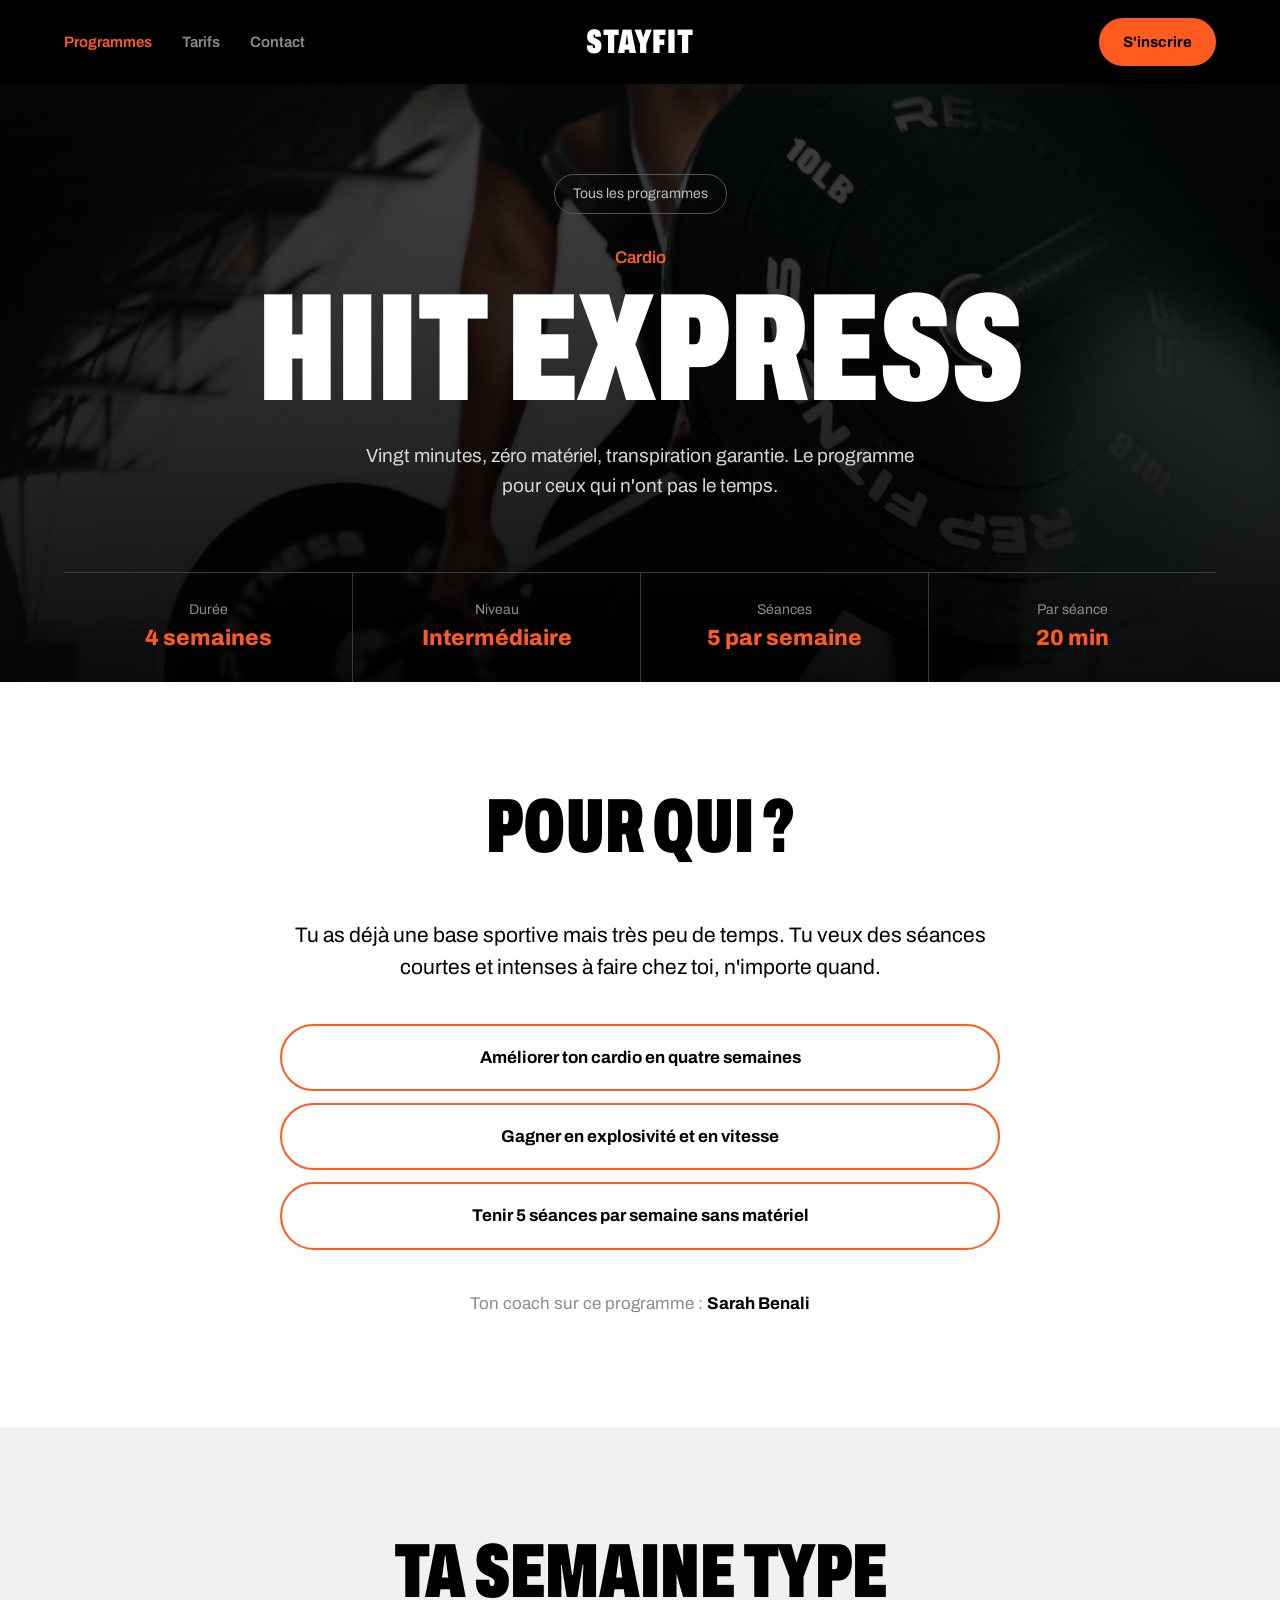
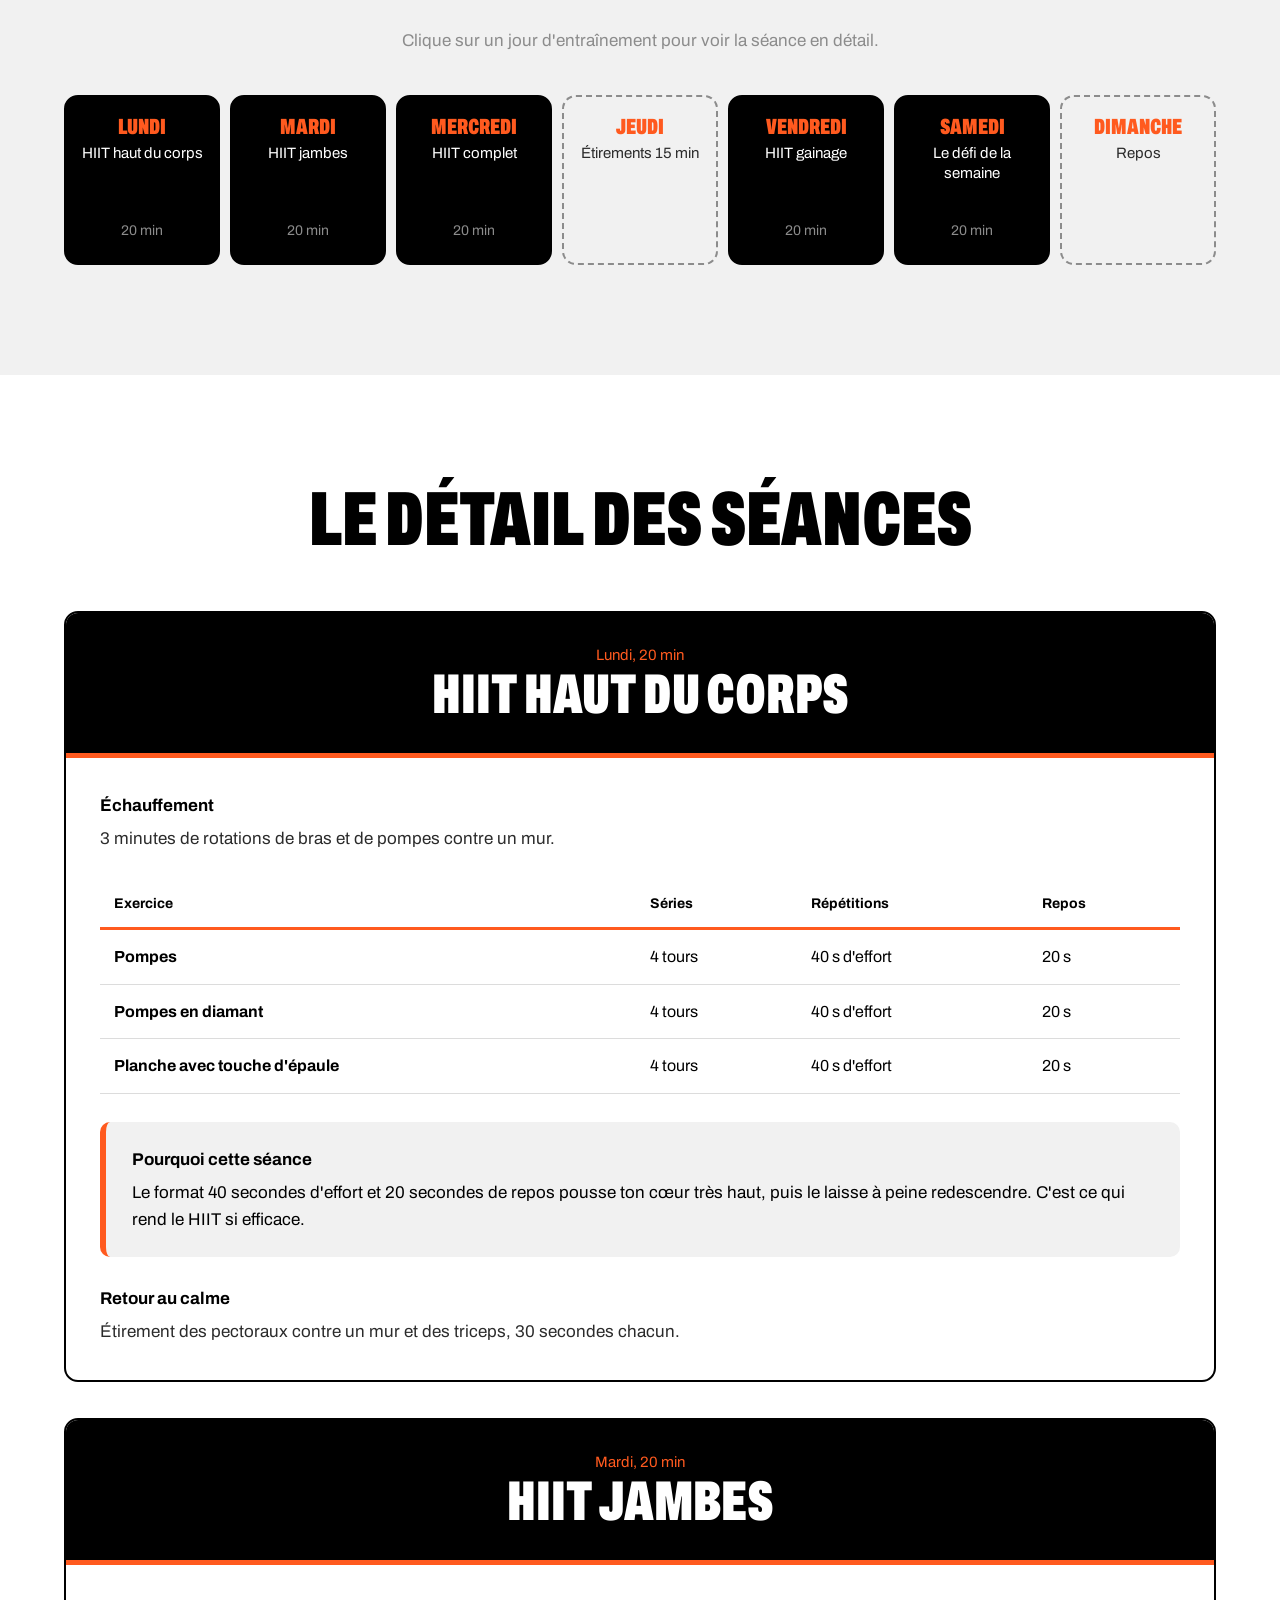
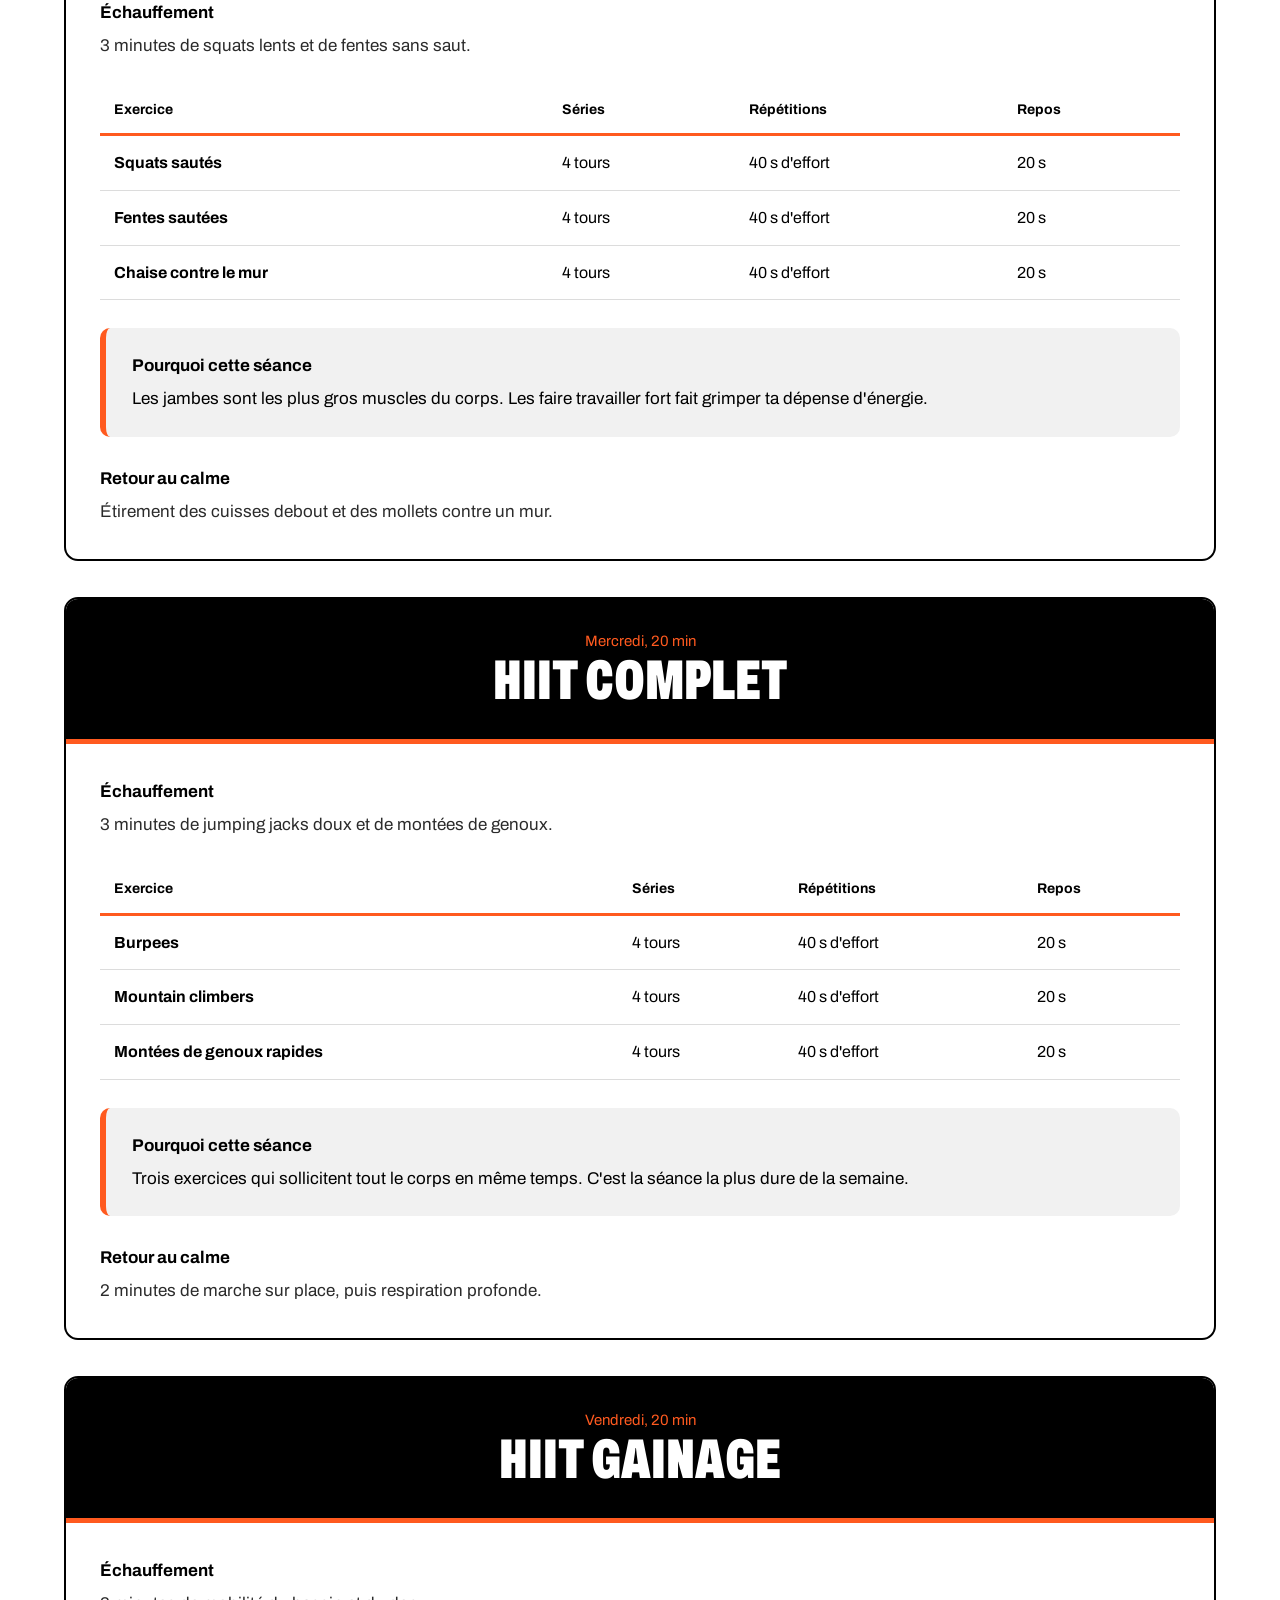
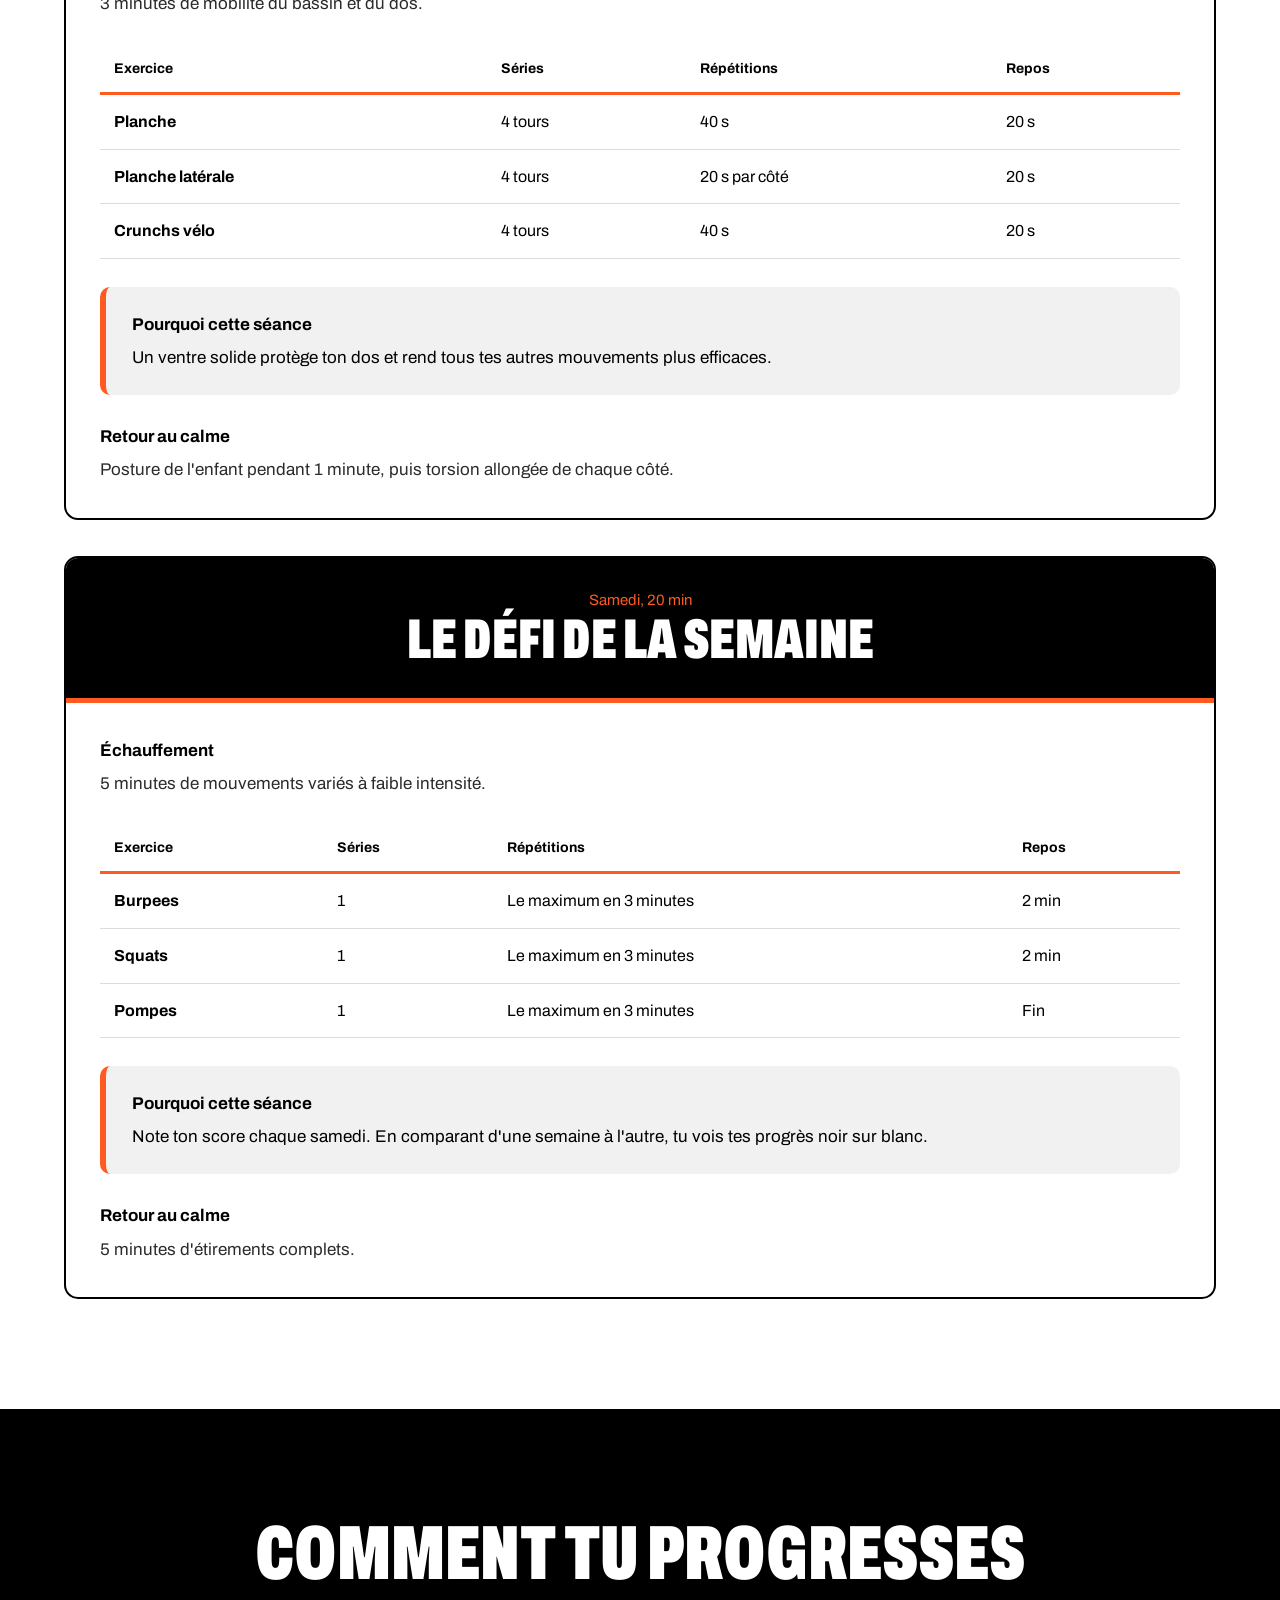
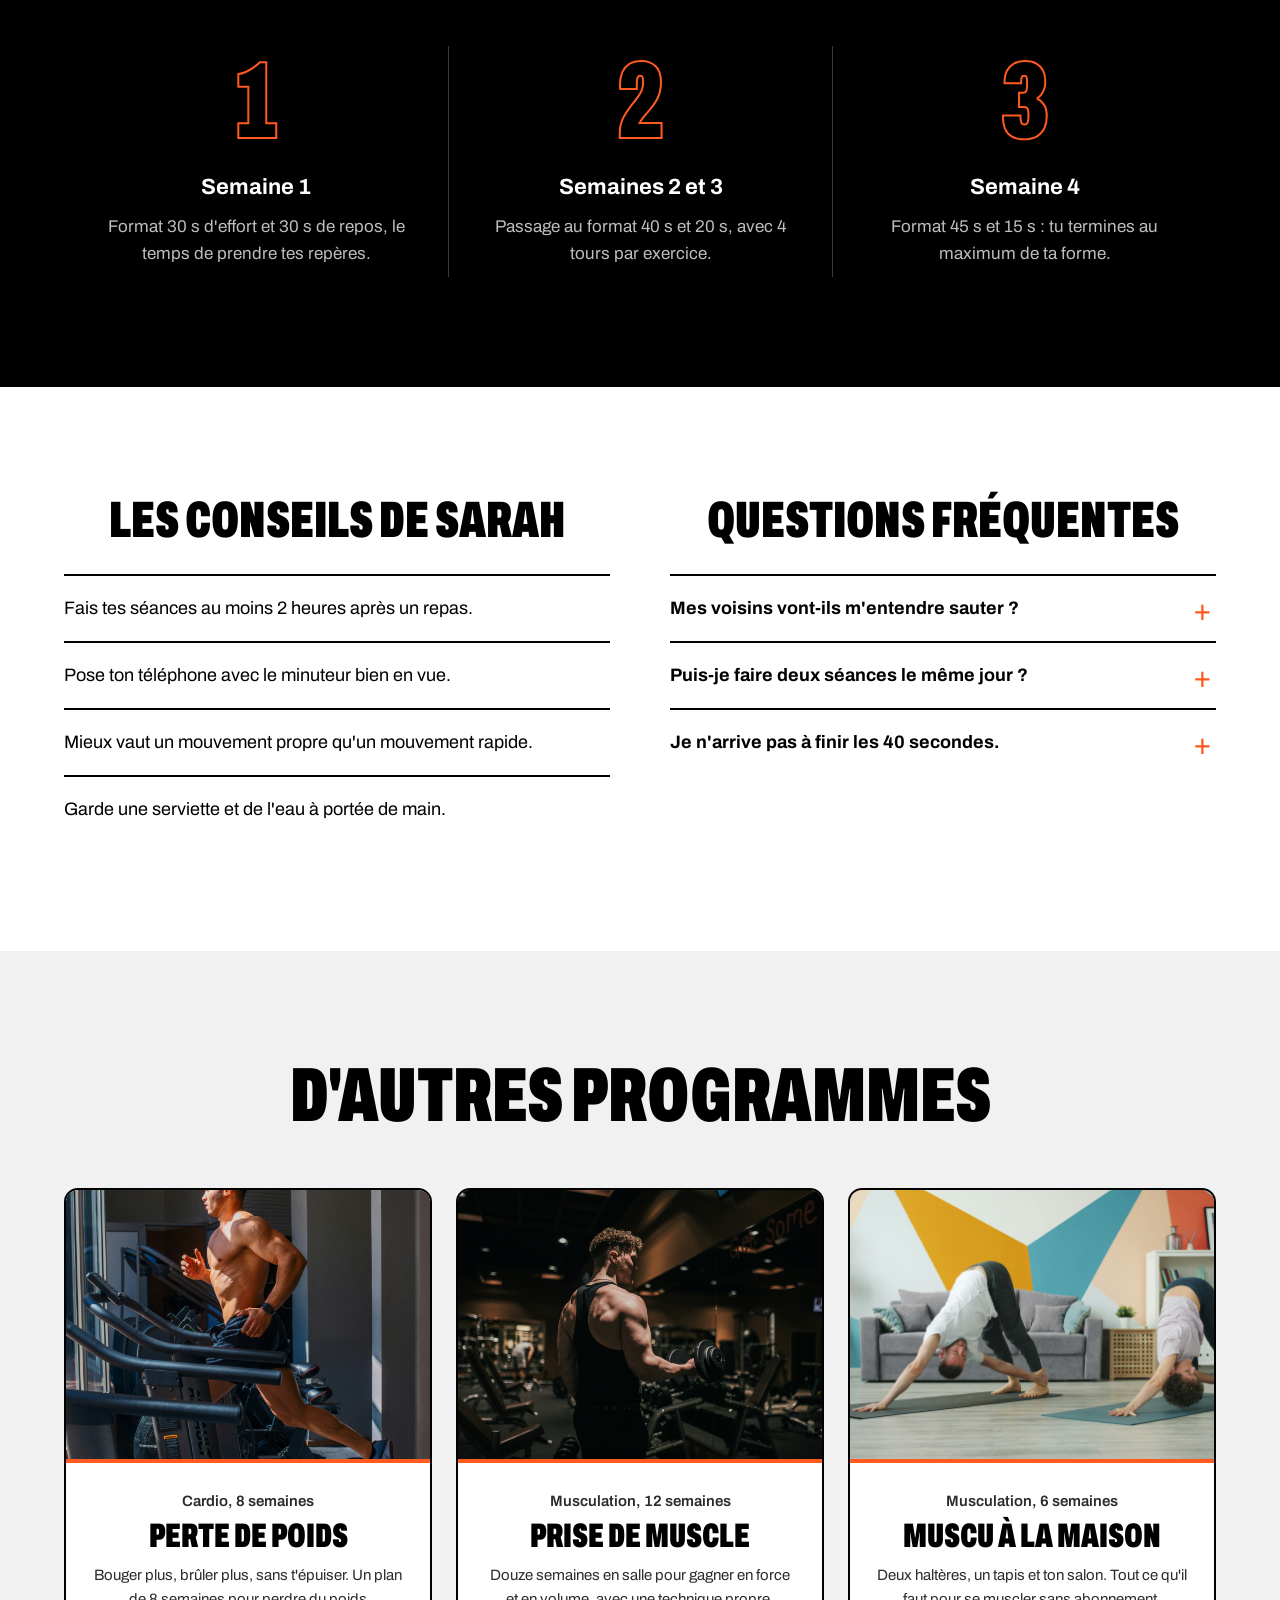
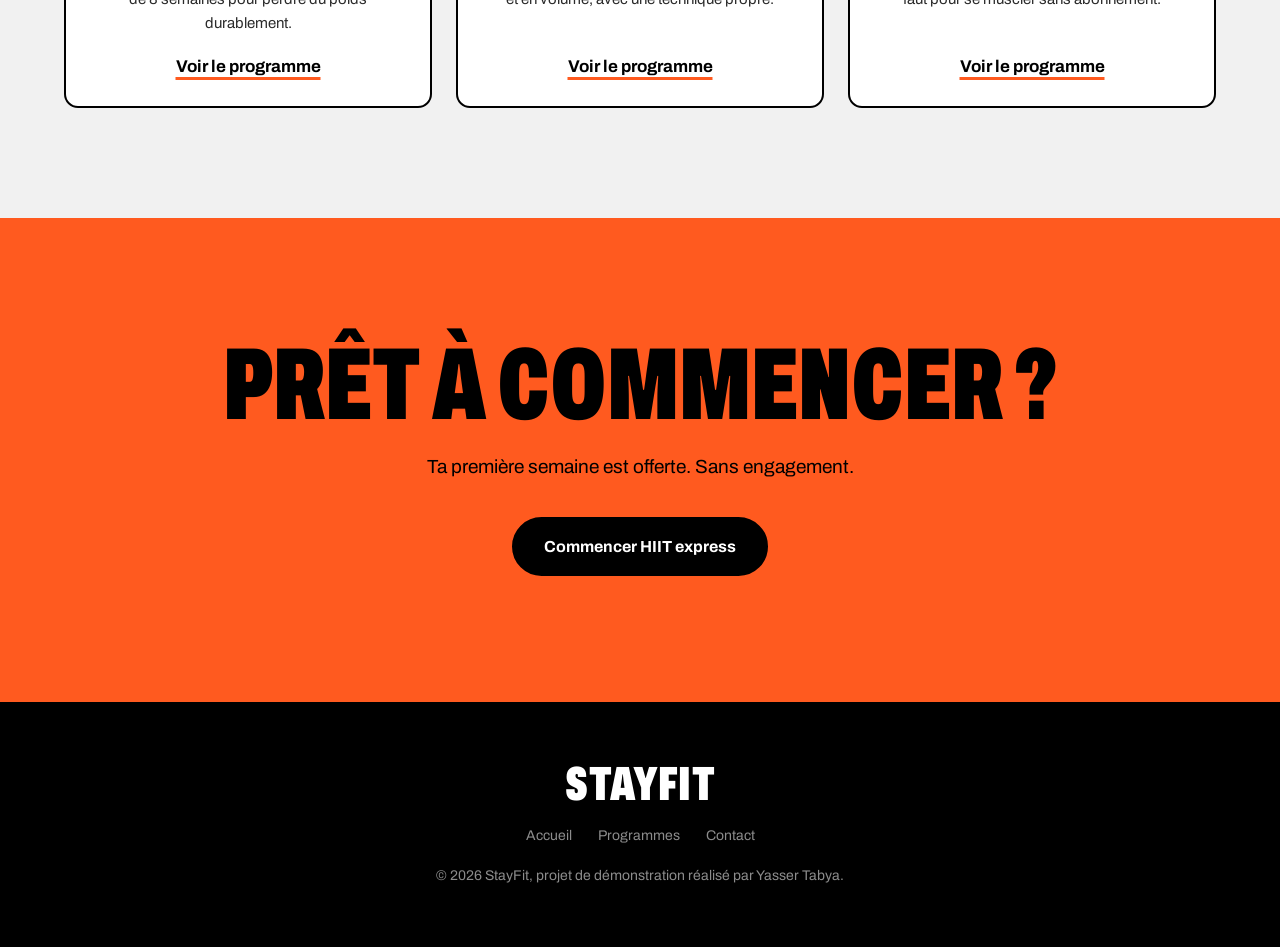
<file: programme-hiit.html>
<!DOCTYPE html>
<html lang="fr">
<head>
    <meta charset="UTF-8">
    <meta name="viewport" content="width=device-width, initial-scale=1.0">
    <title>HIIT express | StayFit</title>
    <meta name="description" content="Vingt minutes, zéro matériel, transpiration garantie. Le programme pour ceux qui n'ont pas le temps.">
    <link rel="stylesheet" href="style.css">
</head>
<body>

    <!-- MENU -->
    <header class="header">
        <nav class="menu">
            <a href="programmes.html" class="actif">Programmes</a>
            <a href="index.html#tarifs">Tarifs</a>
            <a href="contact.html">Contact</a>
        </nav>

        <a href="index.html" class="logo">STAYFIT</a>

        <a href="contact.html" class="bouton bouton-clair bouton-petit header-bouton">S'inscrire</a>

        <button class="burger" aria-label="Ouvrir le menu" aria-expanded="false">
            <span></span>
            <span></span>
            <span></span>
        </button>
    </header>


    <main>

        <!-- BANNIÈRE -->
        <section class="programme-hero" style="--img: url('images/programme-hiit.jpg')">
            <a href="programmes.html" class="retour">Tous les programmes</a>
            <p class="programme-cat">Cardio</p>
            <h1>HIIT express</h1>
            <p class="programme-accroche">Vingt minutes, zéro matériel, transpiration garantie. Le programme pour ceux qui n'ont pas le temps.</p>

            <dl class="infos">
                <div class="info"><dt>Durée</dt><dd>4 semaines</dd></div>
                <div class="info"><dt>Niveau</dt><dd>Intermédiaire</dd></div>
                <div class="info"><dt>Séances</dt><dd>5 par semaine</dd></div>
                <div class="info"><dt>Par séance</dt><dd>20 min</dd></div>
            </dl>
        </section>


        <!-- POUR QUI + OBJECTIFS -->
        <section class="section">
            <div class="pour-qui">
                <h2 class="titre-section">Pour qui ?</h2>
                <p>Tu as déjà une base sportive mais très peu de temps. Tu veux des séances courtes et intenses à faire chez toi, n'importe quand.</p>
                <ul class="objectifs">
                    <li>Améliorer ton cardio en quatre semaines</li>
                    <li>Gagner en explosivité et en vitesse</li>
                    <li>Tenir 5 séances par semaine sans matériel</li>
                </ul>
                <p class="coach-du-programme">Ton coach sur ce programme : <strong>Sarah Benali</strong></p>
            </div>
        </section>


        <!-- LA SEMAINE TYPE -->
        <section class="section section-craie">
            <h2 class="titre-section">Ta semaine type</h2>
            <p class="intro">Clique sur un jour d'entraînement pour voir la séance en détail.</p>

            <div class="semaine">
                <a href="#s1" class="jour">
                    <span class="jour-nom">Lundi</span>
                    <span class="jour-seance">HIIT haut du corps</span>
                    <span class="jour-duree">20 min</span>
                </a>
                <a href="#s2" class="jour">
                    <span class="jour-nom">Mardi</span>
                    <span class="jour-seance">HIIT jambes</span>
                    <span class="jour-duree">20 min</span>
                </a>
                <a href="#s3" class="jour">
                    <span class="jour-nom">Mercredi</span>
                    <span class="jour-seance">HIIT complet</span>
                    <span class="jour-duree">20 min</span>
                </a>
                <div class="jour jour-repos">
                    <span class="jour-nom">Jeudi</span>
                    <span class="jour-seance">Étirements 15 min</span>
                </div>
                <a href="#s4" class="jour">
                    <span class="jour-nom">Vendredi</span>
                    <span class="jour-seance">HIIT gainage</span>
                    <span class="jour-duree">20 min</span>
                </a>
                <a href="#s5" class="jour">
                    <span class="jour-nom">Samedi</span>
                    <span class="jour-seance">Le défi de la semaine</span>
                    <span class="jour-duree">20 min</span>
                </a>
                <div class="jour jour-repos">
                    <span class="jour-nom">Dimanche</span>
                    <span class="jour-seance">Repos</span>
                </div>
            </div>
        </section>


        <!-- LE DÉTAIL DES SÉANCES -->
        <section class="section">
            <h2 class="titre-section">Le détail des séances</h2>

            <div class="seances">

                <!-- SÉANCE 1 -->
                <article class="seance" id="s1">
                    <header class="seance-tete">
                        <p class="seance-jour">Lundi, 20 min</p>
                        <h3>HIIT haut du corps</h3>
                    </header>
                    <div class="seance-corps">
                        <div class="seance-etape">
                            <h4>Échauffement</h4>
                            <p>3 minutes de rotations de bras et de pompes contre un mur.</p>
                        </div>
                        <div class="tableau-conteneur">
                            <table class="tableau">
                                <thead>
                                    <tr><th>Exercice</th><th>Séries</th><th>Répétitions</th><th>Repos</th></tr>
                                </thead>
                                <tbody>
                                    <tr><td>Pompes</td><td>4 tours</td><td>40 s d'effort</td><td>20 s</td></tr>
                                    <tr><td>Pompes en diamant</td><td>4 tours</td><td>40 s d'effort</td><td>20 s</td></tr>
                                    <tr><td>Planche avec touche d'épaule</td><td>4 tours</td><td>40 s d'effort</td><td>20 s</td></tr>
                                </tbody>
                            </table>
                        </div>
                        <div class="seance-pourquoi">
                            <h4>Pourquoi cette séance</h4>
                            <p>Le format 40 secondes d'effort et 20 secondes de repos pousse ton cœur très haut, puis le laisse à peine redescendre. C'est ce qui rend le HIIT si efficace.</p>
                        </div>
                        <div class="seance-etape">
                            <h4>Retour au calme</h4>
                            <p>Étirement des pectoraux contre un mur et des triceps, 30 secondes chacun.</p>
                        </div>
                    </div>
                </article>

                <!-- SÉANCE 2 -->
                <article class="seance" id="s2">
                    <header class="seance-tete">
                        <p class="seance-jour">Mardi, 20 min</p>
                        <h3>HIIT jambes</h3>
                    </header>
                    <div class="seance-corps">
                        <div class="seance-etape">
                            <h4>Échauffement</h4>
                            <p>3 minutes de squats lents et de fentes sans saut.</p>
                        </div>
                        <div class="tableau-conteneur">
                            <table class="tableau">
                                <thead>
                                    <tr><th>Exercice</th><th>Séries</th><th>Répétitions</th><th>Repos</th></tr>
                                </thead>
                                <tbody>
                                    <tr><td>Squats sautés</td><td>4 tours</td><td>40 s d'effort</td><td>20 s</td></tr>
                                    <tr><td>Fentes sautées</td><td>4 tours</td><td>40 s d'effort</td><td>20 s</td></tr>
                                    <tr><td>Chaise contre le mur</td><td>4 tours</td><td>40 s d'effort</td><td>20 s</td></tr>
                                </tbody>
                            </table>
                        </div>
                        <div class="seance-pourquoi">
                            <h4>Pourquoi cette séance</h4>
                            <p>Les jambes sont les plus gros muscles du corps. Les faire travailler fort fait grimper ta dépense d'énergie.</p>
                        </div>
                        <div class="seance-etape">
                            <h4>Retour au calme</h4>
                            <p>Étirement des cuisses debout et des mollets contre un mur.</p>
                        </div>
                    </div>
                </article>

                <!-- SÉANCE 3 -->
                <article class="seance" id="s3">
                    <header class="seance-tete">
                        <p class="seance-jour">Mercredi, 20 min</p>
                        <h3>HIIT complet</h3>
                    </header>
                    <div class="seance-corps">
                        <div class="seance-etape">
                            <h4>Échauffement</h4>
                            <p>3 minutes de jumping jacks doux et de montées de genoux.</p>
                        </div>
                        <div class="tableau-conteneur">
                            <table class="tableau">
                                <thead>
                                    <tr><th>Exercice</th><th>Séries</th><th>Répétitions</th><th>Repos</th></tr>
                                </thead>
                                <tbody>
                                    <tr><td>Burpees</td><td>4 tours</td><td>40 s d'effort</td><td>20 s</td></tr>
                                    <tr><td>Mountain climbers</td><td>4 tours</td><td>40 s d'effort</td><td>20 s</td></tr>
                                    <tr><td>Montées de genoux rapides</td><td>4 tours</td><td>40 s d'effort</td><td>20 s</td></tr>
                                </tbody>
                            </table>
                        </div>
                        <div class="seance-pourquoi">
                            <h4>Pourquoi cette séance</h4>
                            <p>Trois exercices qui sollicitent tout le corps en même temps. C'est la séance la plus dure de la semaine.</p>
                        </div>
                        <div class="seance-etape">
                            <h4>Retour au calme</h4>
                            <p>2 minutes de marche sur place, puis respiration profonde.</p>
                        </div>
                    </div>
                </article>

                <!-- SÉANCE 4 -->
                <article class="seance" id="s4">
                    <header class="seance-tete">
                        <p class="seance-jour">Vendredi, 20 min</p>
                        <h3>HIIT gainage</h3>
                    </header>
                    <div class="seance-corps">
                        <div class="seance-etape">
                            <h4>Échauffement</h4>
                            <p>3 minutes de mobilité du bassin et du dos.</p>
                        </div>
                        <div class="tableau-conteneur">
                            <table class="tableau">
                                <thead>
                                    <tr><th>Exercice</th><th>Séries</th><th>Répétitions</th><th>Repos</th></tr>
                                </thead>
                                <tbody>
                                    <tr><td>Planche</td><td>4 tours</td><td>40 s</td><td>20 s</td></tr>
                                    <tr><td>Planche latérale</td><td>4 tours</td><td>20 s par côté</td><td>20 s</td></tr>
                                    <tr><td>Crunchs vélo</td><td>4 tours</td><td>40 s</td><td>20 s</td></tr>
                                </tbody>
                            </table>
                        </div>
                        <div class="seance-pourquoi">
                            <h4>Pourquoi cette séance</h4>
                            <p>Un ventre solide protège ton dos et rend tous tes autres mouvements plus efficaces.</p>
                        </div>
                        <div class="seance-etape">
                            <h4>Retour au calme</h4>
                            <p>Posture de l'enfant pendant 1 minute, puis torsion allongée de chaque côté.</p>
                        </div>
                    </div>
                </article>

                <!-- SÉANCE 5 -->
                <article class="seance" id="s5">
                    <header class="seance-tete">
                        <p class="seance-jour">Samedi, 20 min</p>
                        <h3>Le défi de la semaine</h3>
                    </header>
                    <div class="seance-corps">
                        <div class="seance-etape">
                            <h4>Échauffement</h4>
                            <p>5 minutes de mouvements variés à faible intensité.</p>
                        </div>
                        <div class="tableau-conteneur">
                            <table class="tableau">
                                <thead>
                                    <tr><th>Exercice</th><th>Séries</th><th>Répétitions</th><th>Repos</th></tr>
                                </thead>
                                <tbody>
                                    <tr><td>Burpees</td><td>1</td><td>Le maximum en 3 minutes</td><td>2 min</td></tr>
                                    <tr><td>Squats</td><td>1</td><td>Le maximum en 3 minutes</td><td>2 min</td></tr>
                                    <tr><td>Pompes</td><td>1</td><td>Le maximum en 3 minutes</td><td>Fin</td></tr>
                                </tbody>
                            </table>
                        </div>
                        <div class="seance-pourquoi">
                            <h4>Pourquoi cette séance</h4>
                            <p>Note ton score chaque samedi. En comparant d'une semaine à l'autre, tu vois tes progrès noir sur blanc.</p>
                        </div>
                        <div class="seance-etape">
                            <h4>Retour au calme</h4>
                            <p>5 minutes d'étirements complets.</p>
                        </div>
                    </div>
                </article>

            </div>
        </section>


        <!-- PROGRESSION -->
        <section class="section section-noire">
            <h2 class="titre-section">Comment tu progresses</h2>
            <ol class="phases">
                <li class="phase">
                    <h3>Semaine 1</h3>
                    <p>Format 30 s d'effort et 30 s de repos, le temps de prendre tes repères.</p>
                </li>
                <li class="phase">
                    <h3>Semaines 2 et 3</h3>
                    <p>Passage au format 40 s et 20 s, avec 4 tours par exercice.</p>
                </li>
                <li class="phase">
                    <h3>Semaine 4</h3>
                    <p>Format 45 s et 15 s : tu termines au maximum de ta forme.</p>
                </li>
            </ol>
        </section>


        <!-- CONSEILS + QUESTIONS -->
        <section class="section">
            <div class="deux-colonnes">
                <div>
                    <h2 class="titre-section">Les conseils de Sarah</h2>
                    <ul class="conseils">
                        <li>Fais tes séances au moins 2 heures après un repas.</li>
                        <li>Pose ton téléphone avec le minuteur bien en vue.</li>
                        <li>Mieux vaut un mouvement propre qu'un mouvement rapide.</li>
                        <li>Garde une serviette et de l'eau à portée de main.</li>
                    </ul>
                </div>
                <div>
                    <h2 class="titre-section">Questions fréquentes</h2>
                    <details class="question">
                        <summary>Mes voisins vont-ils m'entendre sauter ?</summary>
                        <p>Chaque exercice sauté a une version sans saut, aussi efficace.</p>
                    </details>
                    <details class="question">
                        <summary>Puis-je faire deux séances le même jour ?</summary>
                        <p>Non, ton corps a besoin de récupérer entre deux séances intenses.</p>
                    </details>
                    <details class="question">
                        <summary>Je n'arrive pas à finir les 40 secondes.</summary>
                        <p>C'est normal au début. Ralentis, mais ne t'arrête pas.</p>
                    </details>
                </div>
            </div>
        </section>


        <!-- AUTRES PROGRAMMES -->
        <section class="section section-craie">
            <h2 class="titre-section">D'autres programmes</h2>
            <div class="grille">
                <a href="programme-perte.html" class="carte">
                    <div class="carte-image" style="--img: url('images/programme-perte.jpg')"></div>
                    <div class="carte-contenu">
                        <p class="carte-meta">Cardio, 8 semaines</p>
                        <h3>Perte de poids</h3>
                        <p>Bouger plus, brûler plus, sans t'épuiser. Un plan de 8 semaines pour perdre du poids durablement.</p>
                        <span class="lien">Voir le programme</span>
                    </div>
                </a>
                <a href="programme-muscle.html" class="carte">
                    <div class="carte-image" style="--img: url('images/programme-muscle.jpg')"></div>
                    <div class="carte-contenu">
                        <p class="carte-meta">Musculation, 12 semaines</p>
                        <h3>Prise de muscle</h3>
                        <p>Douze semaines en salle pour gagner en force et en volume, avec une technique propre.</p>
                        <span class="lien">Voir le programme</span>
                    </div>
                </a>
                <a href="programme-maison.html" class="carte">
                    <div class="carte-image" style="--img: url('images/programme-maison.jpg')"></div>
                    <div class="carte-contenu">
                        <p class="carte-meta">Musculation, 6 semaines</p>
                        <h3>Muscu à la maison</h3>
                        <p>Deux haltères, un tapis et ton salon. Tout ce qu'il faut pour se muscler sans abonnement.</p>
                        <span class="lien">Voir le programme</span>
                    </div>
                </a>
            </div>
        </section>


        <section class="appel">
            <h2>Prêt à commencer ?</h2>
            <p>Ta première semaine est offerte. Sans engagement.</p>
            <a href="contact.html" class="bouton bouton-clair">Commencer HIIT express</a>
        </section>

    </main>

    <!-- BAS DE PAGE -->
    <footer class="footer">
        <a href="index.html" class="logo">STAYFIT</a>
        <nav>
            <a href="index.html">Accueil</a>
            <a href="programmes.html">Programmes</a>
            <a href="contact.html">Contact</a>
        </nav>
        <p>© <span class="annee"></span> StayFit, projet de démonstration réalisé par Yasser Tabya.</p>
    </footer>

    <script src="script.js"></script>
</body>
</html>
</file>
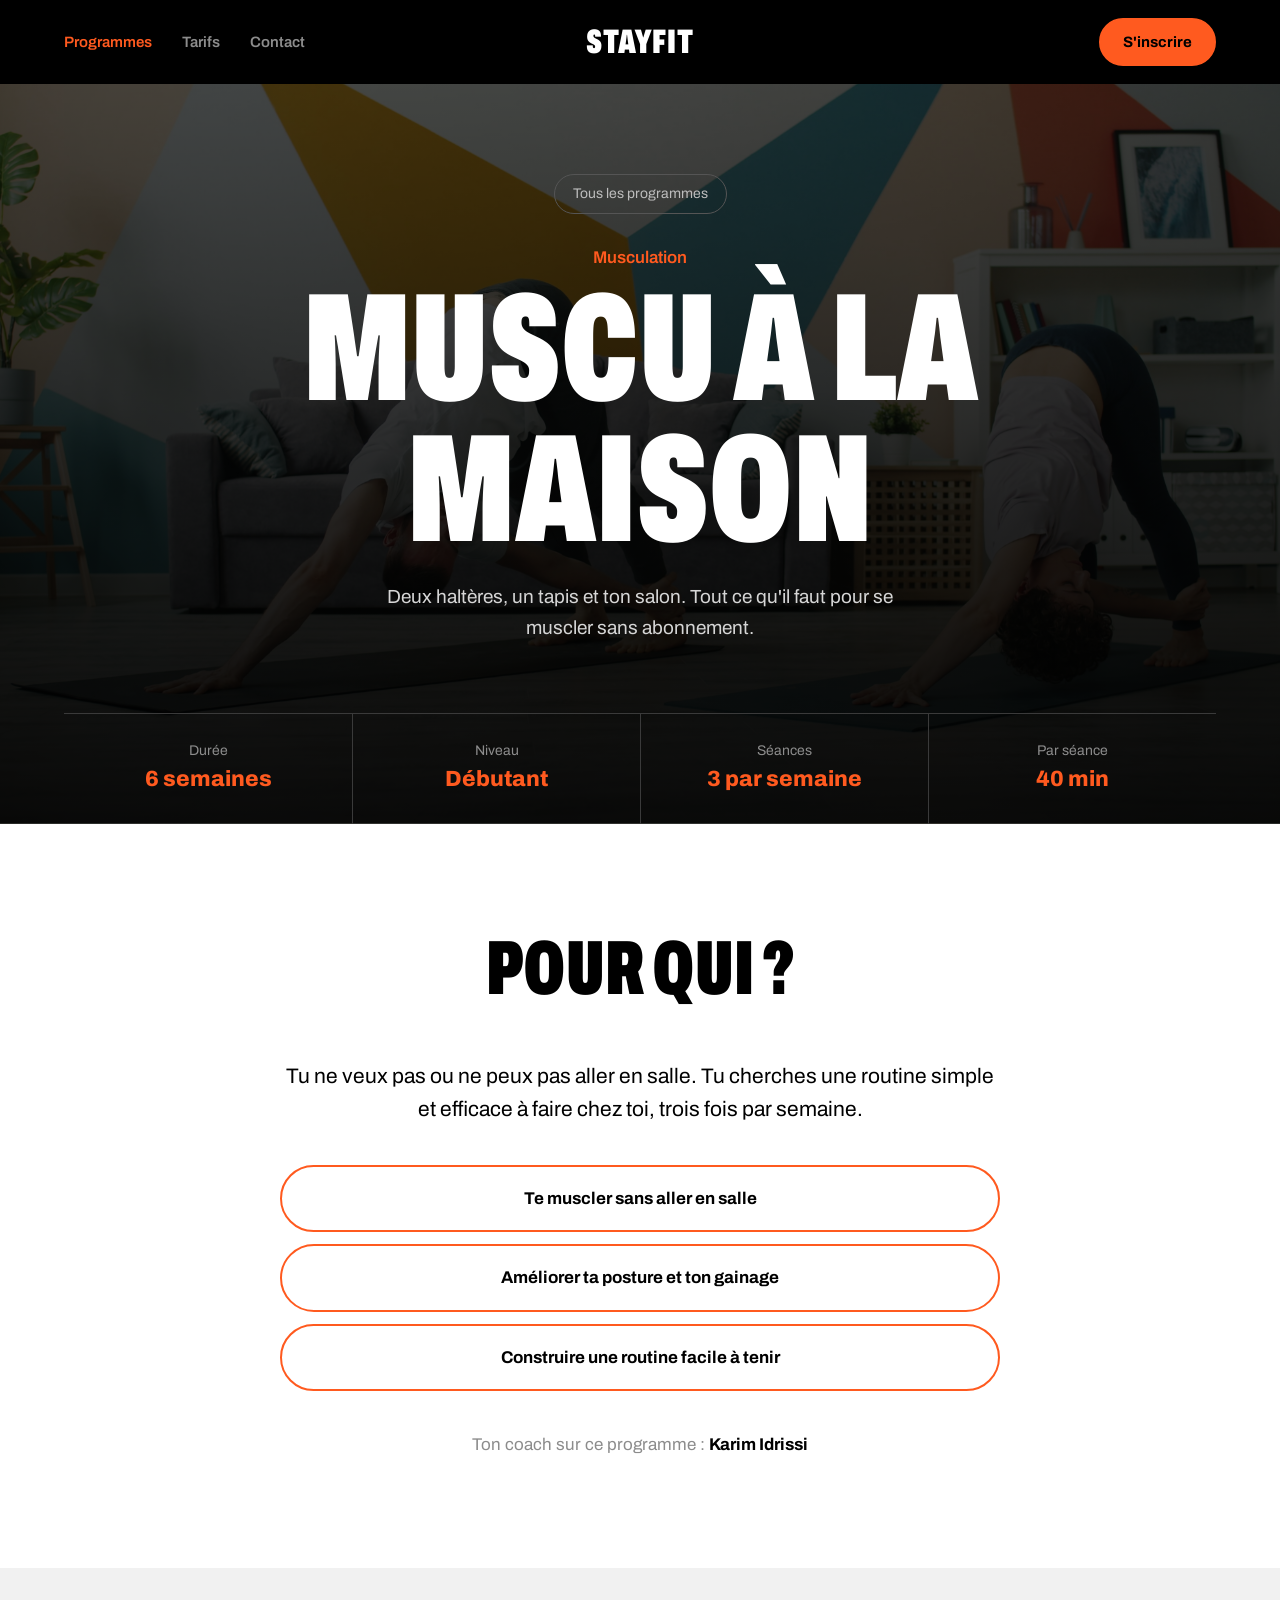
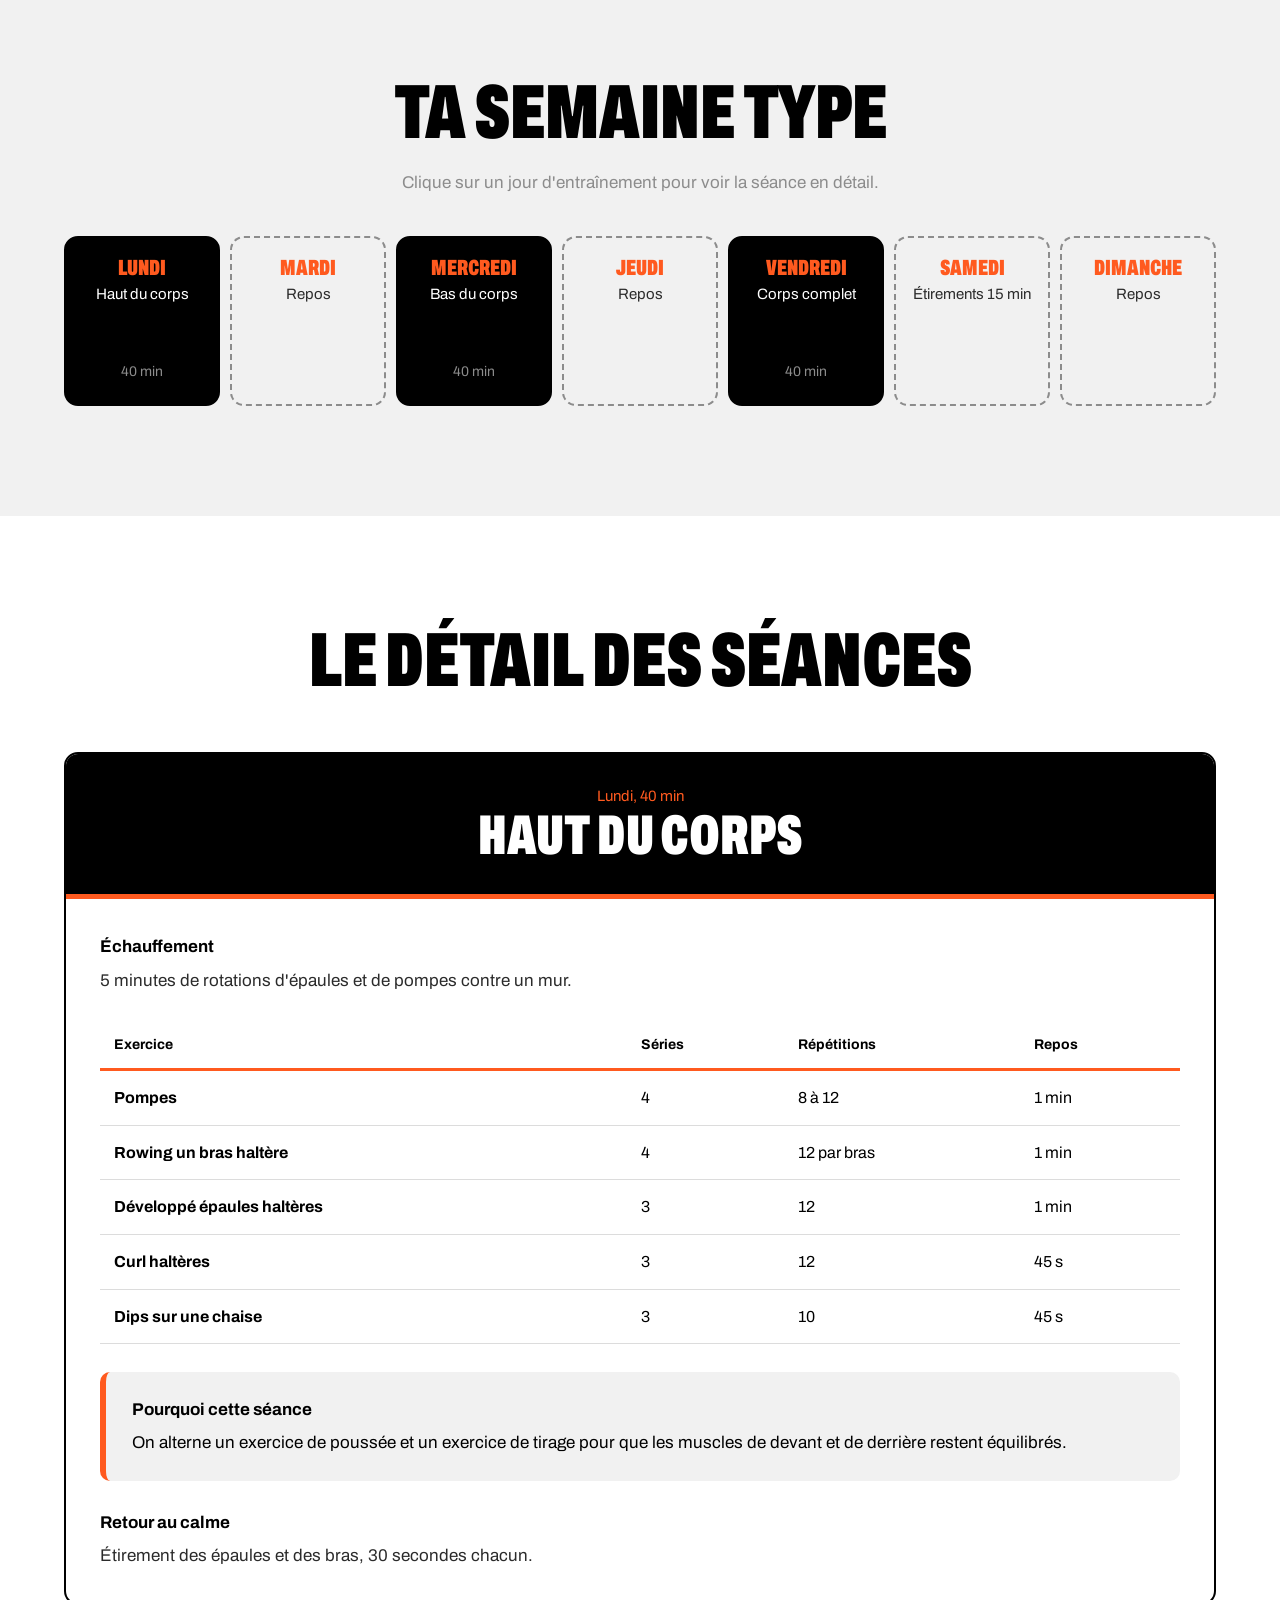
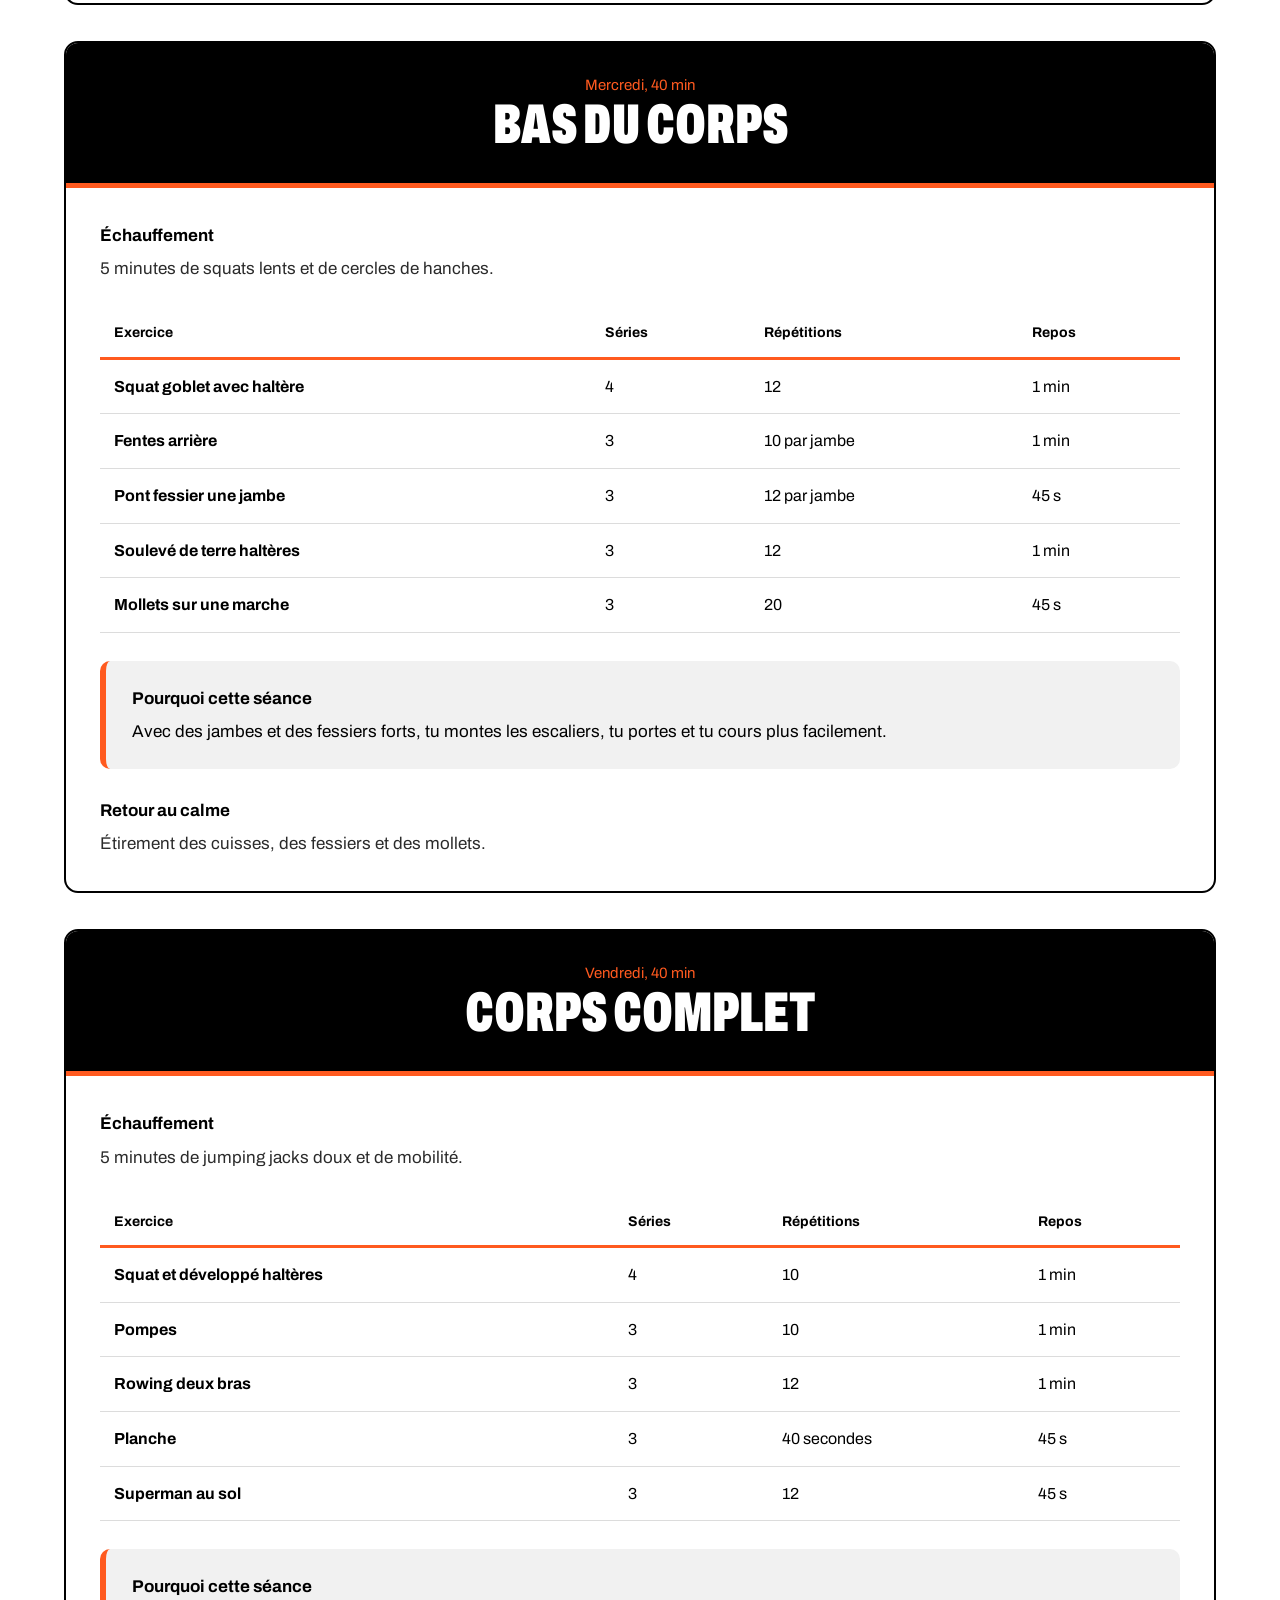
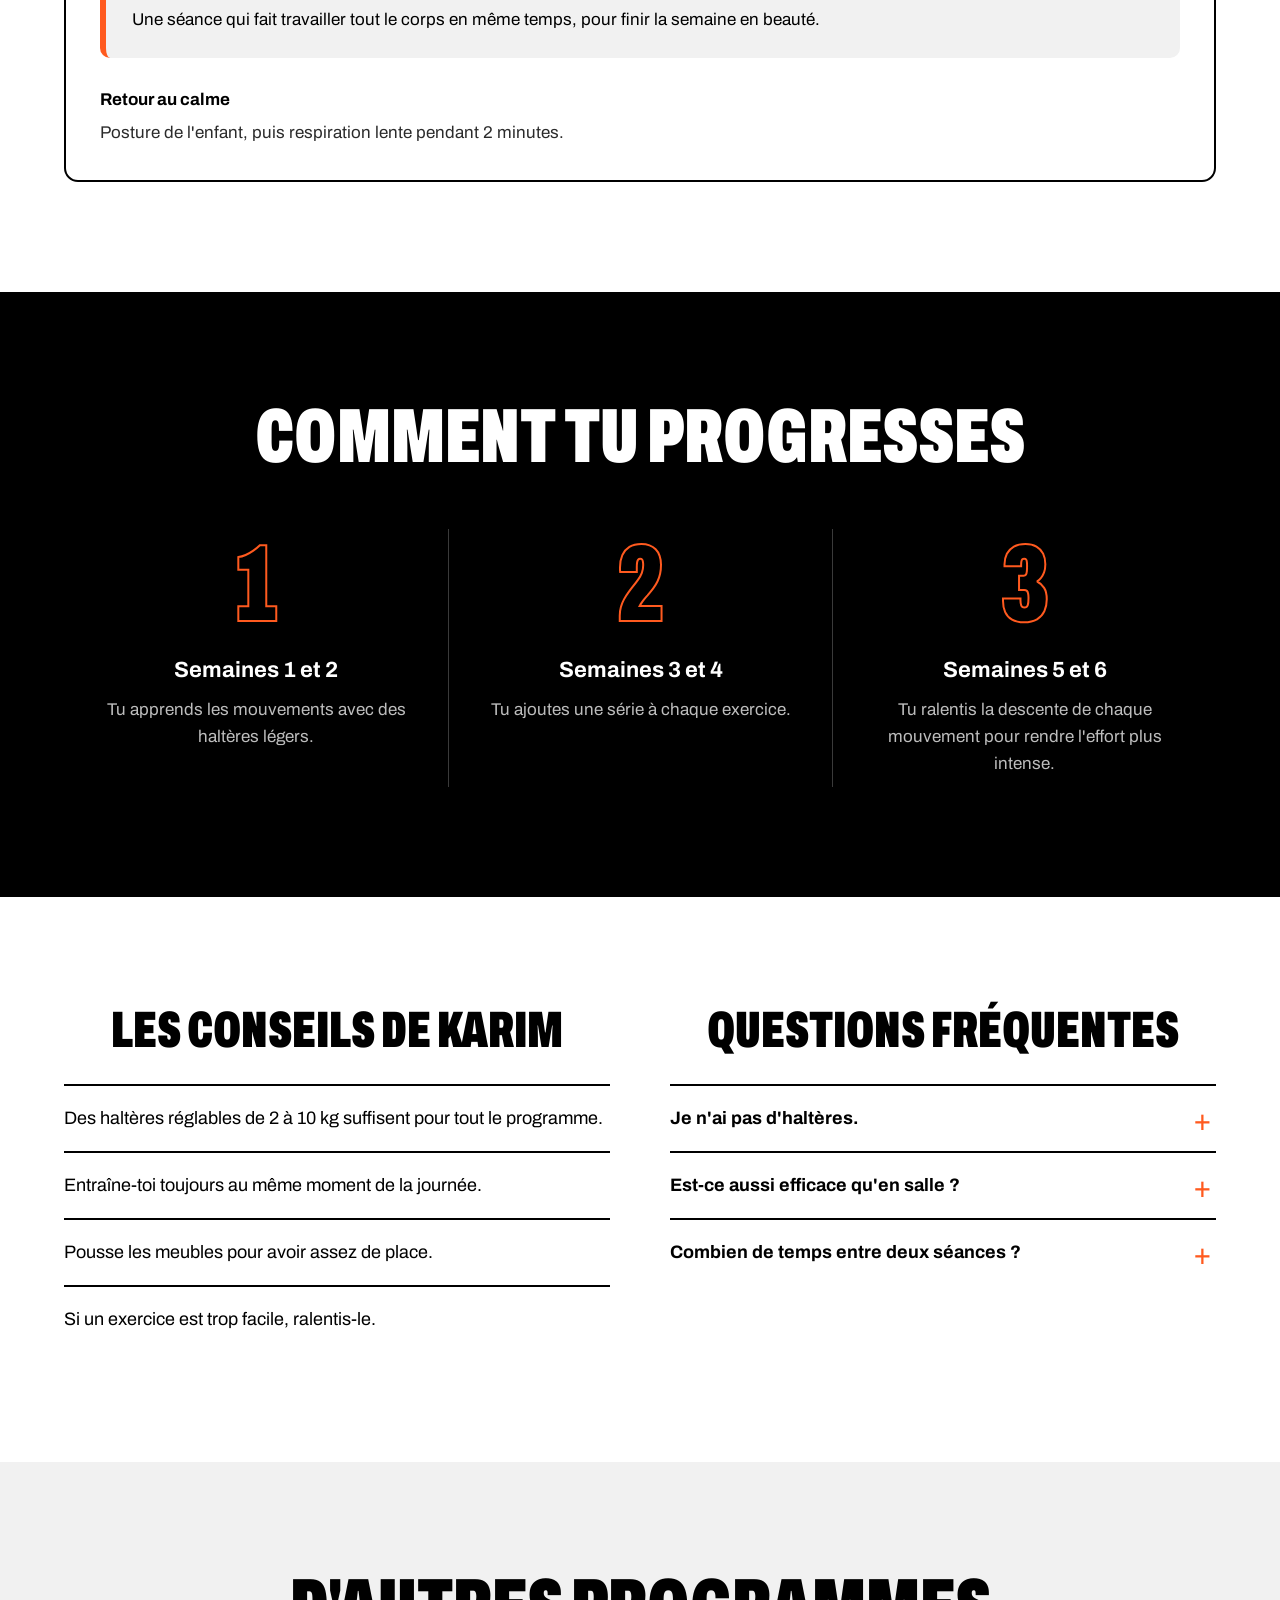
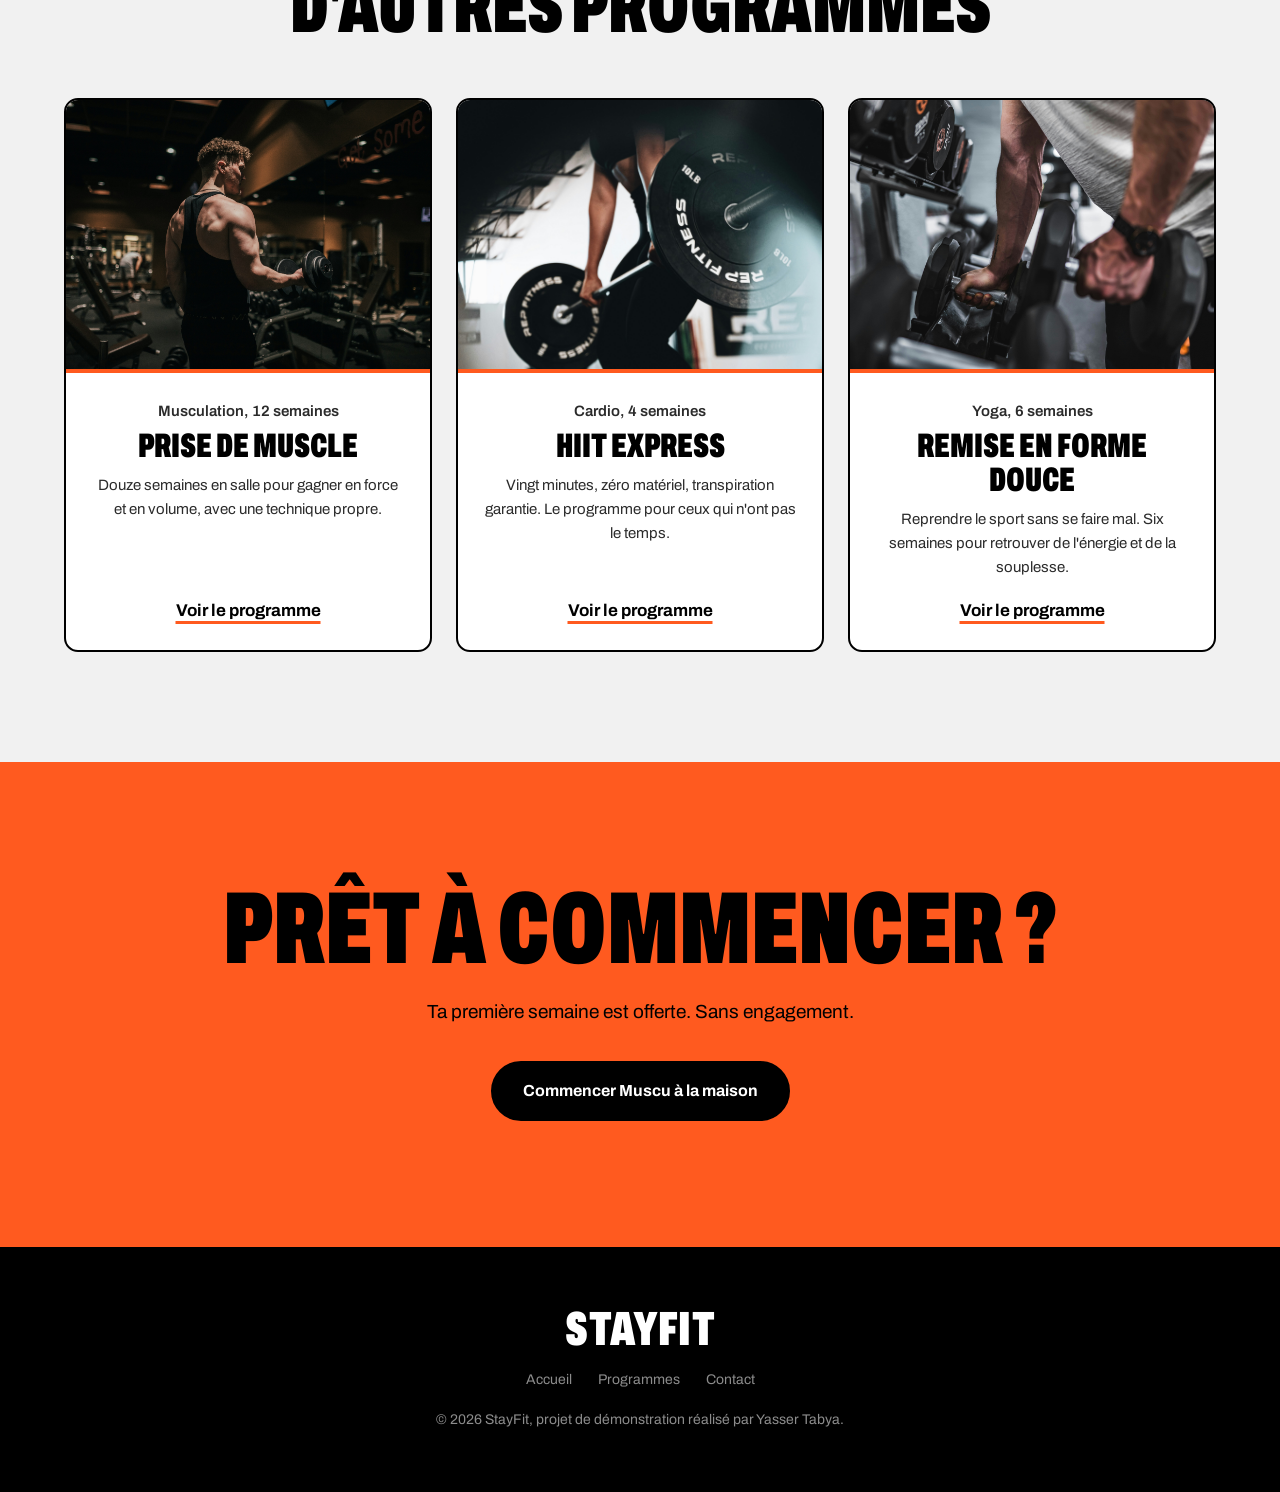
<file: programme-maison.html>
<!DOCTYPE html>
<html lang="fr">
<head>
    <meta charset="UTF-8">
    <meta name="viewport" content="width=device-width, initial-scale=1.0">
    <title>Muscu à la maison | StayFit</title>
    <meta name="description" content="Deux haltères, un tapis et ton salon. Tout ce qu'il faut pour se muscler sans abonnement.">
    <link rel="stylesheet" href="style.css">
</head>
<body>

    <!-- MENU -->
    <header class="header">
        <nav class="menu">
            <a href="programmes.html" class="actif">Programmes</a>
            <a href="index.html#tarifs">Tarifs</a>
            <a href="contact.html">Contact</a>
        </nav>

        <a href="index.html" class="logo">STAYFIT</a>

        <a href="contact.html" class="bouton bouton-clair bouton-petit header-bouton">S'inscrire</a>

        <button class="burger" aria-label="Ouvrir le menu" aria-expanded="false">
            <span></span>
            <span></span>
            <span></span>
        </button>
    </header>


    <main>

        <!-- BANNIÈRE -->
        <section class="programme-hero" style="--img: url('images/programme-maison.jpg')">
            <a href="programmes.html" class="retour">Tous les programmes</a>
            <p class="programme-cat">Musculation</p>
            <h1>Muscu à la maison</h1>
            <p class="programme-accroche">Deux haltères, un tapis et ton salon. Tout ce qu'il faut pour se muscler sans abonnement.</p>

            <dl class="infos">
                <div class="info"><dt>Durée</dt><dd>6 semaines</dd></div>
                <div class="info"><dt>Niveau</dt><dd>Débutant</dd></div>
                <div class="info"><dt>Séances</dt><dd>3 par semaine</dd></div>
                <div class="info"><dt>Par séance</dt><dd>40 min</dd></div>
            </dl>
        </section>


        <!-- POUR QUI + OBJECTIFS -->
        <section class="section">
            <div class="pour-qui">
                <h2 class="titre-section">Pour qui ?</h2>
                <p>Tu ne veux pas ou ne peux pas aller en salle. Tu cherches une routine simple et efficace à faire chez toi, trois fois par semaine.</p>
                <ul class="objectifs">
                    <li>Te muscler sans aller en salle</li>
                    <li>Améliorer ta posture et ton gainage</li>
                    <li>Construire une routine facile à tenir</li>
                </ul>
                <p class="coach-du-programme">Ton coach sur ce programme : <strong>Karim Idrissi</strong></p>
            </div>
        </section>


        <!-- LA SEMAINE TYPE -->
        <section class="section section-craie">
            <h2 class="titre-section">Ta semaine type</h2>
            <p class="intro">Clique sur un jour d'entraînement pour voir la séance en détail.</p>

            <div class="semaine">
                <a href="#s1" class="jour">
                    <span class="jour-nom">Lundi</span>
                    <span class="jour-seance">Haut du corps</span>
                    <span class="jour-duree">40 min</span>
                </a>
                <div class="jour jour-repos">
                    <span class="jour-nom">Mardi</span>
                    <span class="jour-seance">Repos</span>
                </div>
                <a href="#s2" class="jour">
                    <span class="jour-nom">Mercredi</span>
                    <span class="jour-seance">Bas du corps</span>
                    <span class="jour-duree">40 min</span>
                </a>
                <div class="jour jour-repos">
                    <span class="jour-nom">Jeudi</span>
                    <span class="jour-seance">Repos</span>
                </div>
                <a href="#s3" class="jour">
                    <span class="jour-nom">Vendredi</span>
                    <span class="jour-seance">Corps complet</span>
                    <span class="jour-duree">40 min</span>
                </a>
                <div class="jour jour-repos">
                    <span class="jour-nom">Samedi</span>
                    <span class="jour-seance">Étirements 15 min</span>
                </div>
                <div class="jour jour-repos">
                    <span class="jour-nom">Dimanche</span>
                    <span class="jour-seance">Repos</span>
                </div>
            </div>
        </section>


        <!-- LE DÉTAIL DES SÉANCES -->
        <section class="section">
            <h2 class="titre-section">Le détail des séances</h2>

            <div class="seances">

                <!-- SÉANCE 1 -->
                <article class="seance" id="s1">
                    <header class="seance-tete">
                        <p class="seance-jour">Lundi, 40 min</p>
                        <h3>Haut du corps</h3>
                    </header>
                    <div class="seance-corps">
                        <div class="seance-etape">
                            <h4>Échauffement</h4>
                            <p>5 minutes de rotations d'épaules et de pompes contre un mur.</p>
                        </div>
                        <div class="tableau-conteneur">
                            <table class="tableau">
                                <thead>
                                    <tr><th>Exercice</th><th>Séries</th><th>Répétitions</th><th>Repos</th></tr>
                                </thead>
                                <tbody>
                                    <tr><td>Pompes</td><td>4</td><td>8 à 12</td><td>1 min</td></tr>
                                    <tr><td>Rowing un bras haltère</td><td>4</td><td>12 par bras</td><td>1 min</td></tr>
                                    <tr><td>Développé épaules haltères</td><td>3</td><td>12</td><td>1 min</td></tr>
                                    <tr><td>Curl haltères</td><td>3</td><td>12</td><td>45 s</td></tr>
                                    <tr><td>Dips sur une chaise</td><td>3</td><td>10</td><td>45 s</td></tr>
                                </tbody>
                            </table>
                        </div>
                        <div class="seance-pourquoi">
                            <h4>Pourquoi cette séance</h4>
                            <p>On alterne un exercice de poussée et un exercice de tirage pour que les muscles de devant et de derrière restent équilibrés.</p>
                        </div>
                        <div class="seance-etape">
                            <h4>Retour au calme</h4>
                            <p>Étirement des épaules et des bras, 30 secondes chacun.</p>
                        </div>
                    </div>
                </article>

                <!-- SÉANCE 2 -->
                <article class="seance" id="s2">
                    <header class="seance-tete">
                        <p class="seance-jour">Mercredi, 40 min</p>
                        <h3>Bas du corps</h3>
                    </header>
                    <div class="seance-corps">
                        <div class="seance-etape">
                            <h4>Échauffement</h4>
                            <p>5 minutes de squats lents et de cercles de hanches.</p>
                        </div>
                        <div class="tableau-conteneur">
                            <table class="tableau">
                                <thead>
                                    <tr><th>Exercice</th><th>Séries</th><th>Répétitions</th><th>Repos</th></tr>
                                </thead>
                                <tbody>
                                    <tr><td>Squat goblet avec haltère</td><td>4</td><td>12</td><td>1 min</td></tr>
                                    <tr><td>Fentes arrière</td><td>3</td><td>10 par jambe</td><td>1 min</td></tr>
                                    <tr><td>Pont fessier une jambe</td><td>3</td><td>12 par jambe</td><td>45 s</td></tr>
                                    <tr><td>Soulevé de terre haltères</td><td>3</td><td>12</td><td>1 min</td></tr>
                                    <tr><td>Mollets sur une marche</td><td>3</td><td>20</td><td>45 s</td></tr>
                                </tbody>
                            </table>
                        </div>
                        <div class="seance-pourquoi">
                            <h4>Pourquoi cette séance</h4>
                            <p>Avec des jambes et des fessiers forts, tu montes les escaliers, tu portes et tu cours plus facilement.</p>
                        </div>
                        <div class="seance-etape">
                            <h4>Retour au calme</h4>
                            <p>Étirement des cuisses, des fessiers et des mollets.</p>
                        </div>
                    </div>
                </article>

                <!-- SÉANCE 3 -->
                <article class="seance" id="s3">
                    <header class="seance-tete">
                        <p class="seance-jour">Vendredi, 40 min</p>
                        <h3>Corps complet</h3>
                    </header>
                    <div class="seance-corps">
                        <div class="seance-etape">
                            <h4>Échauffement</h4>
                            <p>5 minutes de jumping jacks doux et de mobilité.</p>
                        </div>
                        <div class="tableau-conteneur">
                            <table class="tableau">
                                <thead>
                                    <tr><th>Exercice</th><th>Séries</th><th>Répétitions</th><th>Repos</th></tr>
                                </thead>
                                <tbody>
                                    <tr><td>Squat et développé haltères</td><td>4</td><td>10</td><td>1 min</td></tr>
                                    <tr><td>Pompes</td><td>3</td><td>10</td><td>1 min</td></tr>
                                    <tr><td>Rowing deux bras</td><td>3</td><td>12</td><td>1 min</td></tr>
                                    <tr><td>Planche</td><td>3</td><td>40 secondes</td><td>45 s</td></tr>
                                    <tr><td>Superman au sol</td><td>3</td><td>12</td><td>45 s</td></tr>
                                </tbody>
                            </table>
                        </div>
                        <div class="seance-pourquoi">
                            <h4>Pourquoi cette séance</h4>
                            <p>Une séance qui fait travailler tout le corps en même temps, pour finir la semaine en beauté.</p>
                        </div>
                        <div class="seance-etape">
                            <h4>Retour au calme</h4>
                            <p>Posture de l'enfant, puis respiration lente pendant 2 minutes.</p>
                        </div>
                    </div>
                </article>

            </div>
        </section>


        <!-- PROGRESSION -->
        <section class="section section-noire">
            <h2 class="titre-section">Comment tu progresses</h2>
            <ol class="phases">
                <li class="phase">
                    <h3>Semaines 1 et 2</h3>
                    <p>Tu apprends les mouvements avec des haltères légers.</p>
                </li>
                <li class="phase">
                    <h3>Semaines 3 et 4</h3>
                    <p>Tu ajoutes une série à chaque exercice.</p>
                </li>
                <li class="phase">
                    <h3>Semaines 5 et 6</h3>
                    <p>Tu ralentis la descente de chaque mouvement pour rendre l'effort plus intense.</p>
                </li>
            </ol>
        </section>


        <!-- CONSEILS + QUESTIONS -->
        <section class="section">
            <div class="deux-colonnes">
                <div>
                    <h2 class="titre-section">Les conseils de Karim</h2>
                    <ul class="conseils">
                        <li>Des haltères réglables de 2 à 10 kg suffisent pour tout le programme.</li>
                        <li>Entraîne-toi toujours au même moment de la journée.</li>
                        <li>Pousse les meubles pour avoir assez de place.</li>
                        <li>Si un exercice est trop facile, ralentis-le.</li>
                    </ul>
                </div>
                <div>
                    <h2 class="titre-section">Questions fréquentes</h2>
                    <details class="question">
                        <summary>Je n'ai pas d'haltères.</summary>
                        <p>Des bouteilles d'eau ou un sac à dos chargé de livres font l'affaire au début.</p>
                    </details>
                    <details class="question">
                        <summary>Est-ce aussi efficace qu'en salle ?</summary>
                        <p>Pour débuter, oui. Tu progresses très bien pendant plusieurs mois.</p>
                    </details>
                    <details class="question">
                        <summary>Combien de temps entre deux séances ?</summary>
                        <p>Au moins un jour de repos, comme dans le planning.</p>
                    </details>
                </div>
            </div>
        </section>


        <!-- AUTRES PROGRAMMES -->
        <section class="section section-craie">
            <h2 class="titre-section">D'autres programmes</h2>
            <div class="grille">
                <a href="programme-muscle.html" class="carte">
                    <div class="carte-image" style="--img: url('images/programme-muscle.jpg')"></div>
                    <div class="carte-contenu">
                        <p class="carte-meta">Musculation, 12 semaines</p>
                        <h3>Prise de muscle</h3>
                        <p>Douze semaines en salle pour gagner en force et en volume, avec une technique propre.</p>
                        <span class="lien">Voir le programme</span>
                    </div>
                </a>
                <a href="programme-hiit.html" class="carte">
                    <div class="carte-image" style="--img: url('images/programme-hiit.jpg')"></div>
                    <div class="carte-contenu">
                        <p class="carte-meta">Cardio, 4 semaines</p>
                        <h3>HIIT express</h3>
                        <p>Vingt minutes, zéro matériel, transpiration garantie. Le programme pour ceux qui n'ont pas le temps.</p>
                        <span class="lien">Voir le programme</span>
                    </div>
                </a>
                <a href="programme-forme.html" class="carte">
                    <div class="carte-image" style="--img: url('images/programme-forme.jpg')"></div>
                    <div class="carte-contenu">
                        <p class="carte-meta">Yoga, 6 semaines</p>
                        <h3>Remise en forme douce</h3>
                        <p>Reprendre le sport sans se faire mal. Six semaines pour retrouver de l'énergie et de la souplesse.</p>
                        <span class="lien">Voir le programme</span>
                    </div>
                </a>
            </div>
        </section>


        <section class="appel">
            <h2>Prêt à commencer ?</h2>
            <p>Ta première semaine est offerte. Sans engagement.</p>
            <a href="contact.html" class="bouton bouton-clair">Commencer Muscu à la maison</a>
        </section>

    </main>

    <!-- BAS DE PAGE -->
    <footer class="footer">
        <a href="index.html" class="logo">STAYFIT</a>
        <nav>
            <a href="index.html">Accueil</a>
            <a href="programmes.html">Programmes</a>
            <a href="contact.html">Contact</a>
        </nav>
        <p>© <span class="annee"></span> StayFit, projet de démonstration réalisé par Yasser Tabya.</p>
    </footer>

    <script src="script.js"></script>
</body>
</html>
</file>
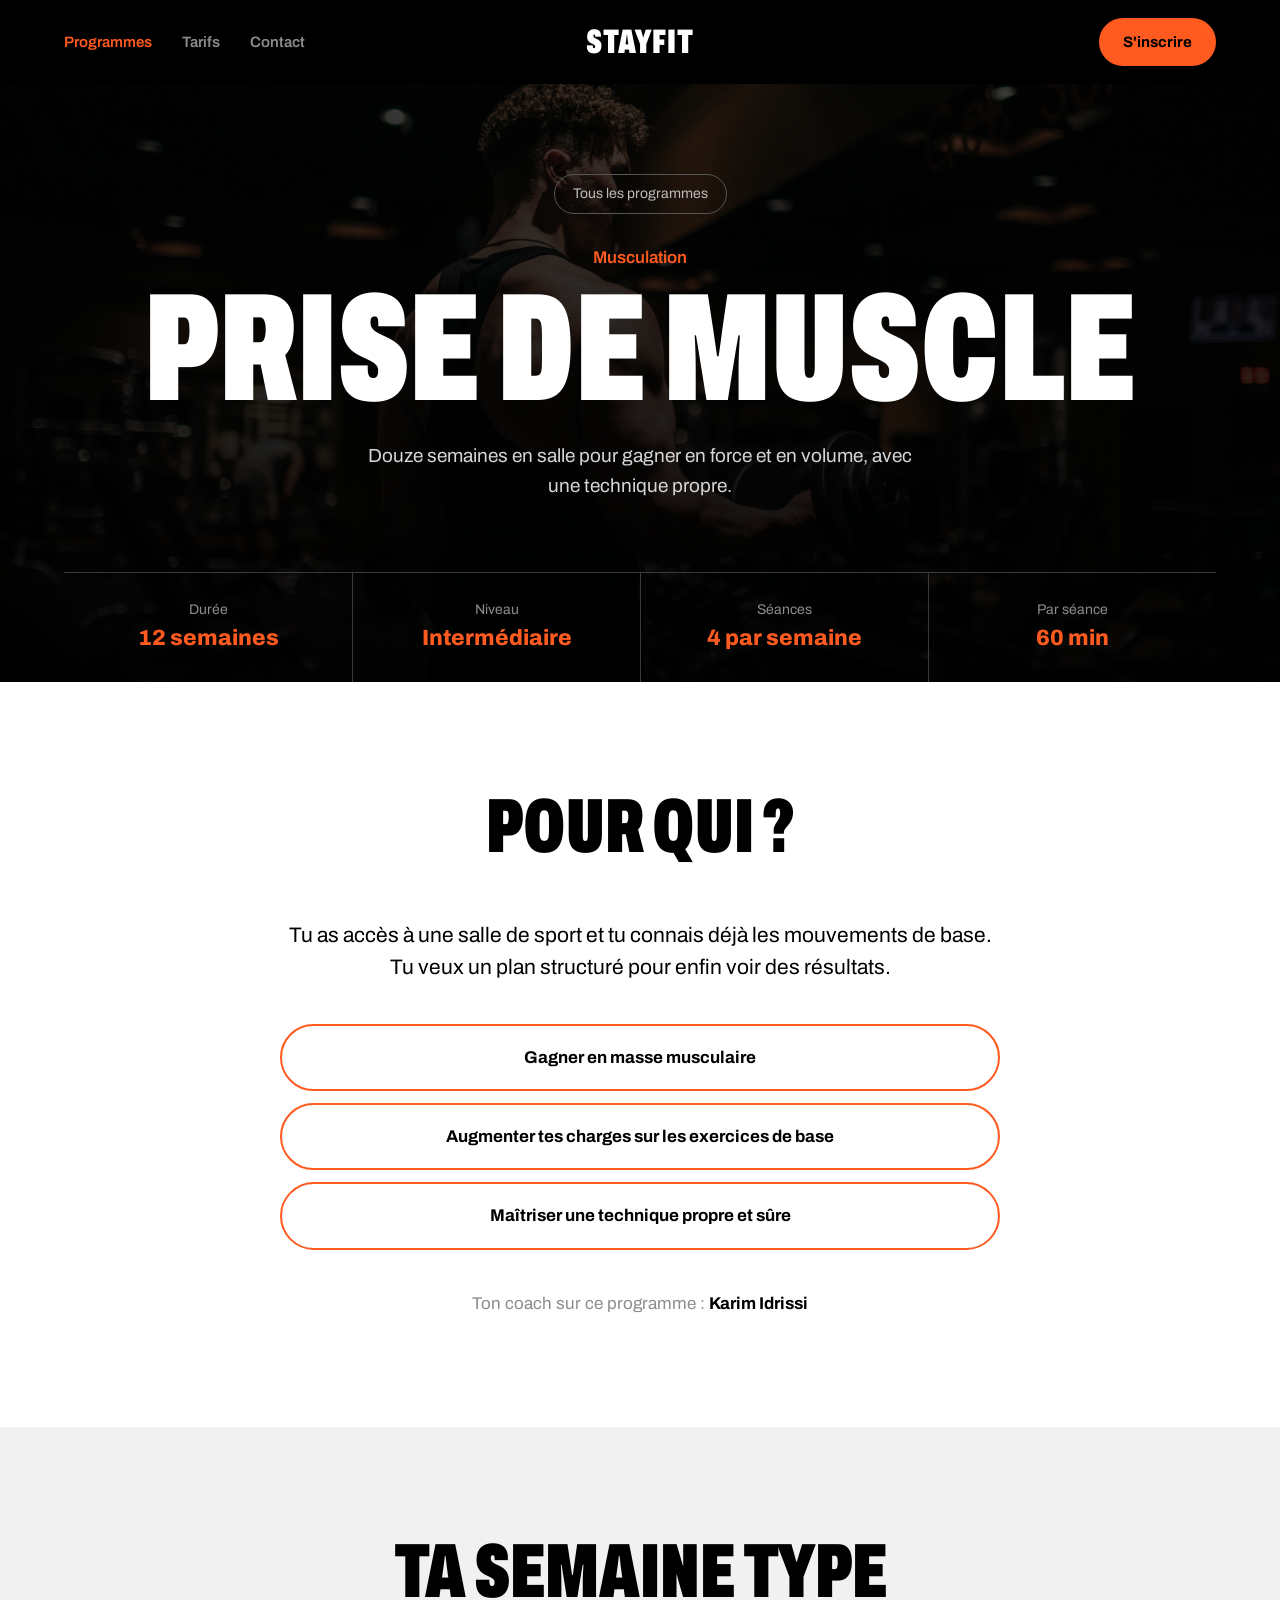
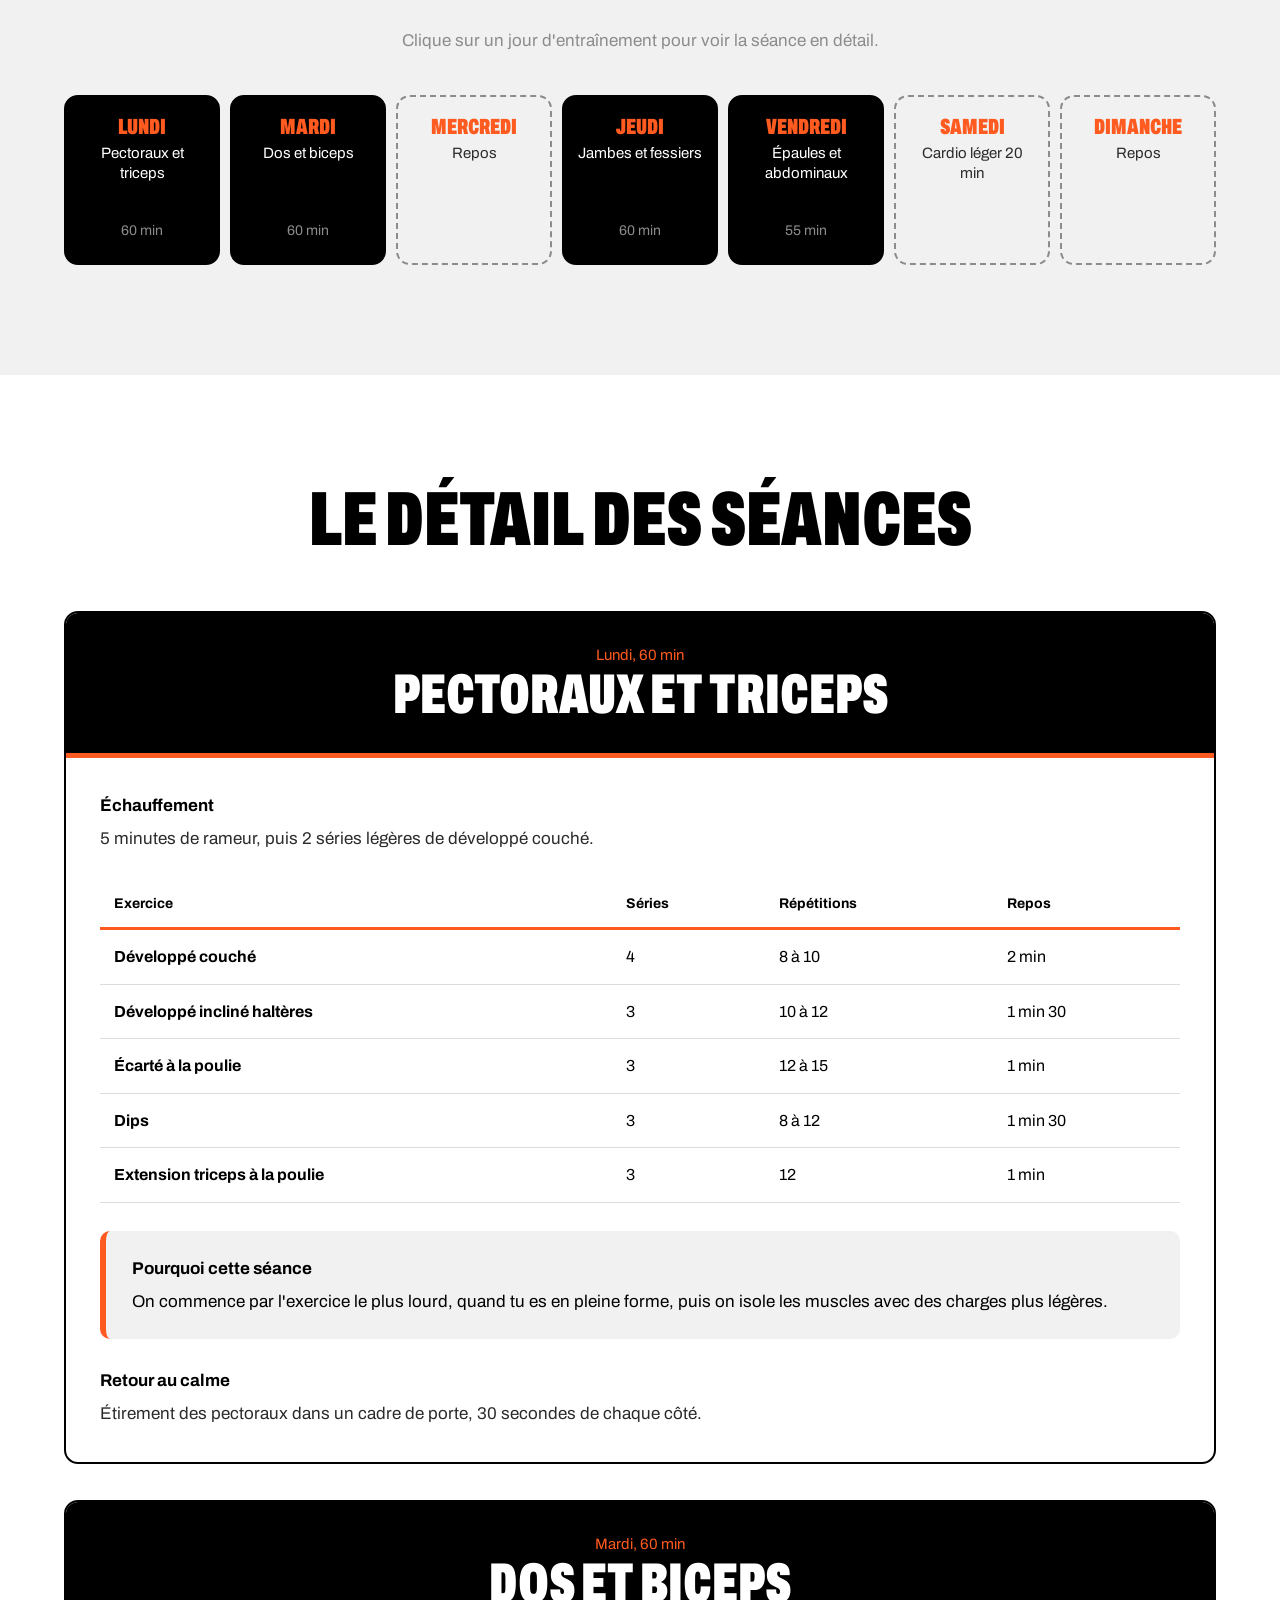
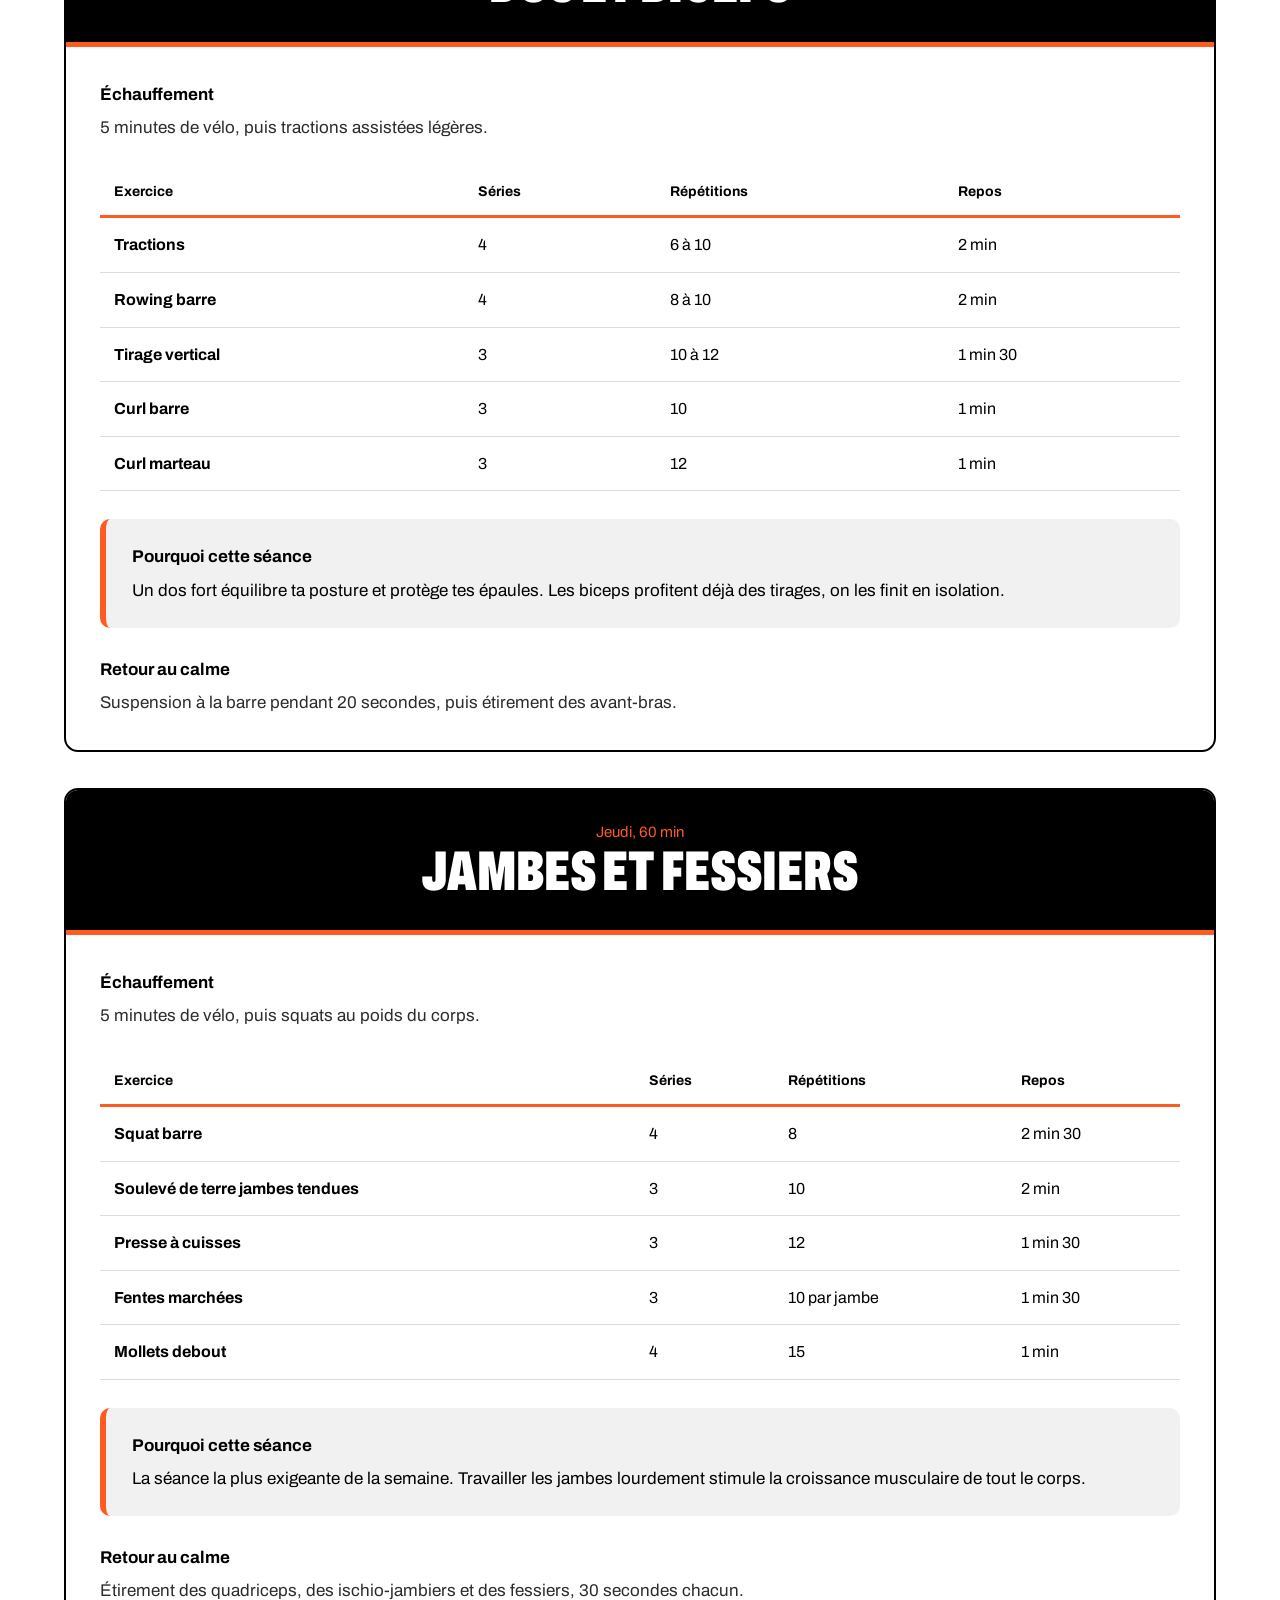
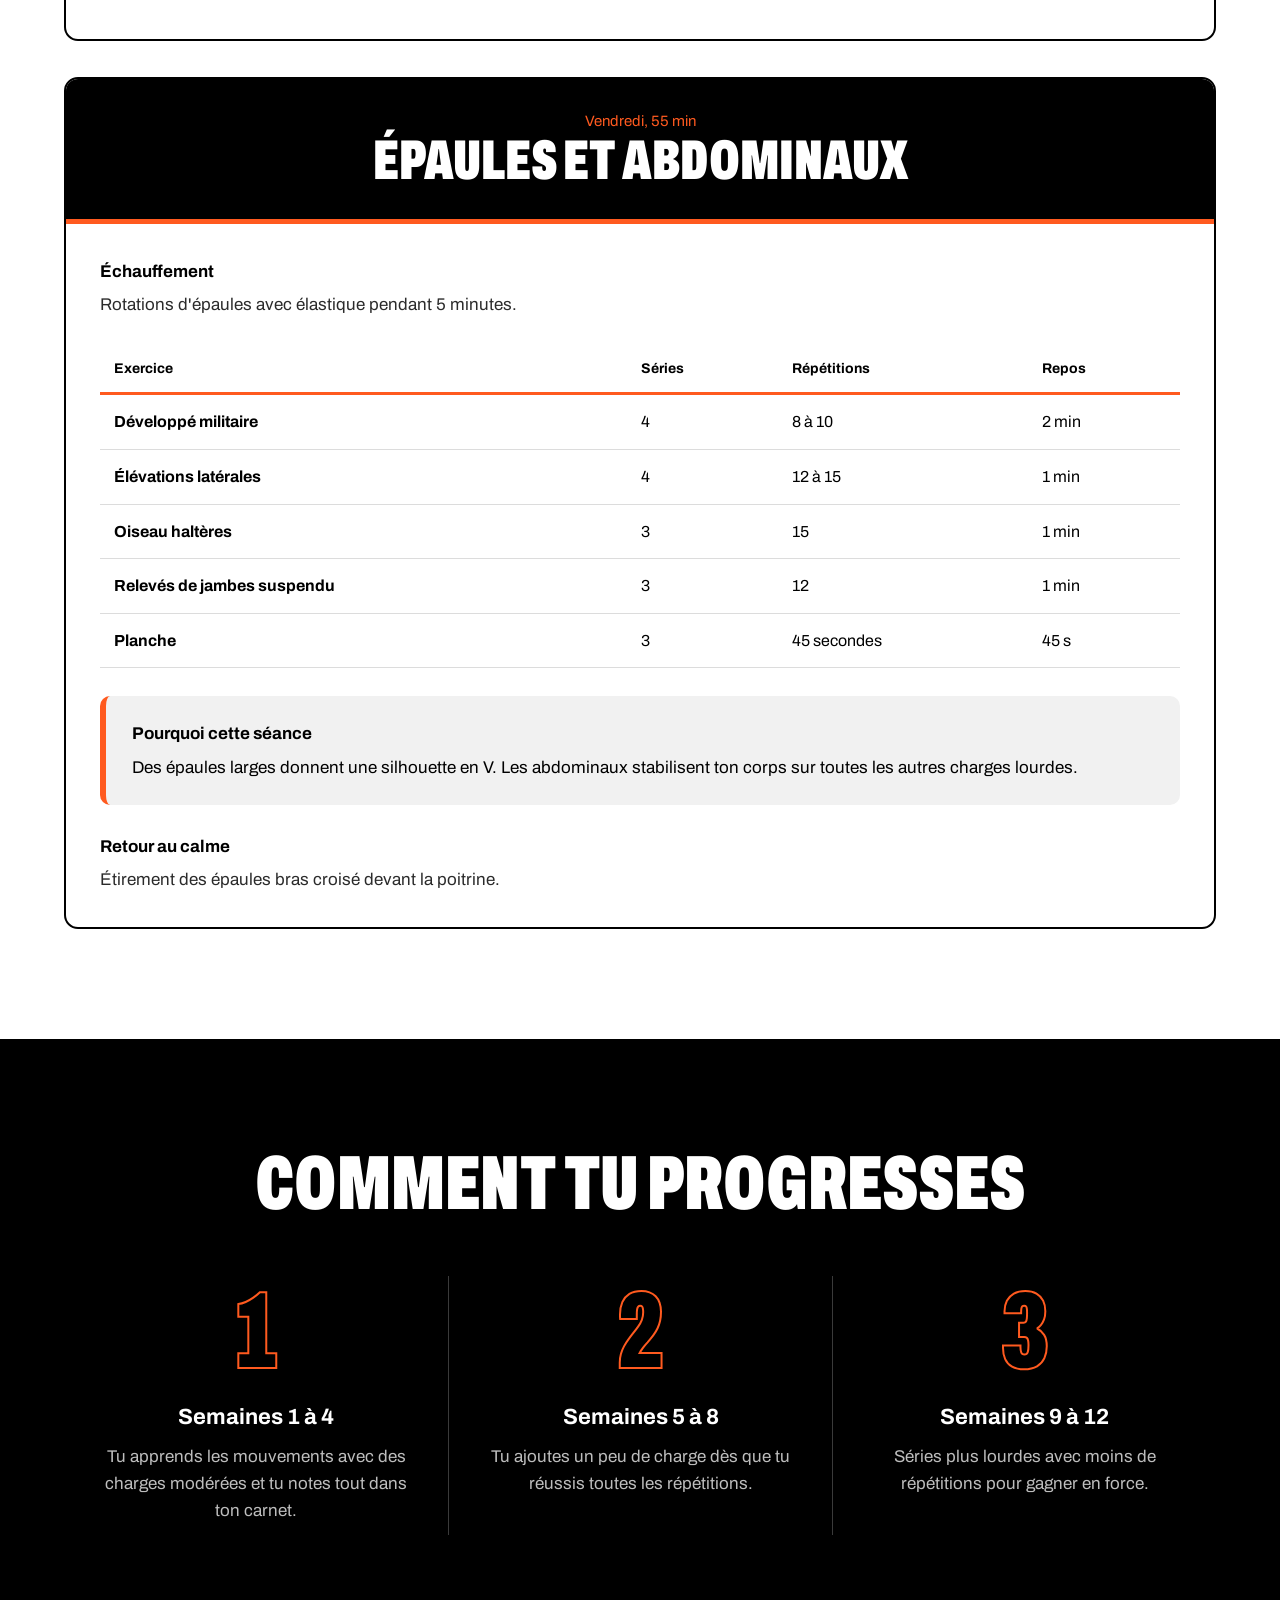
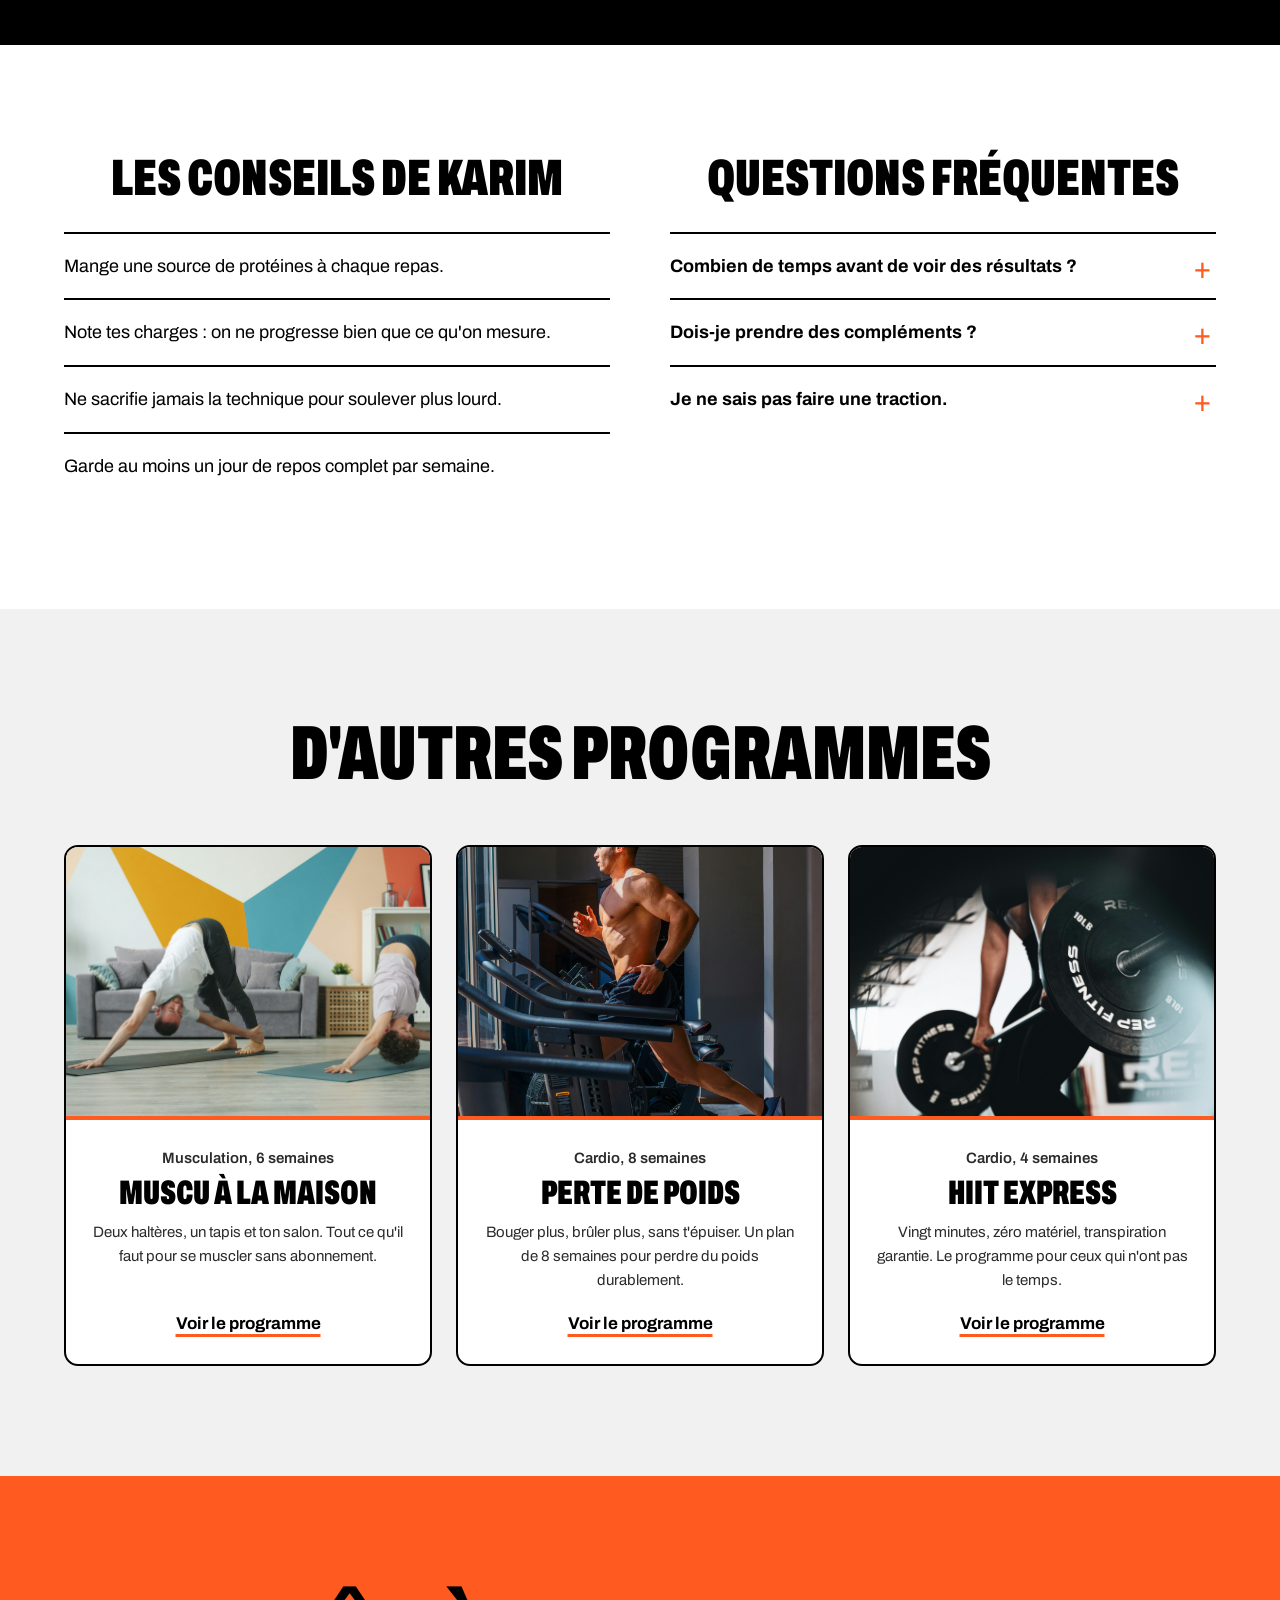
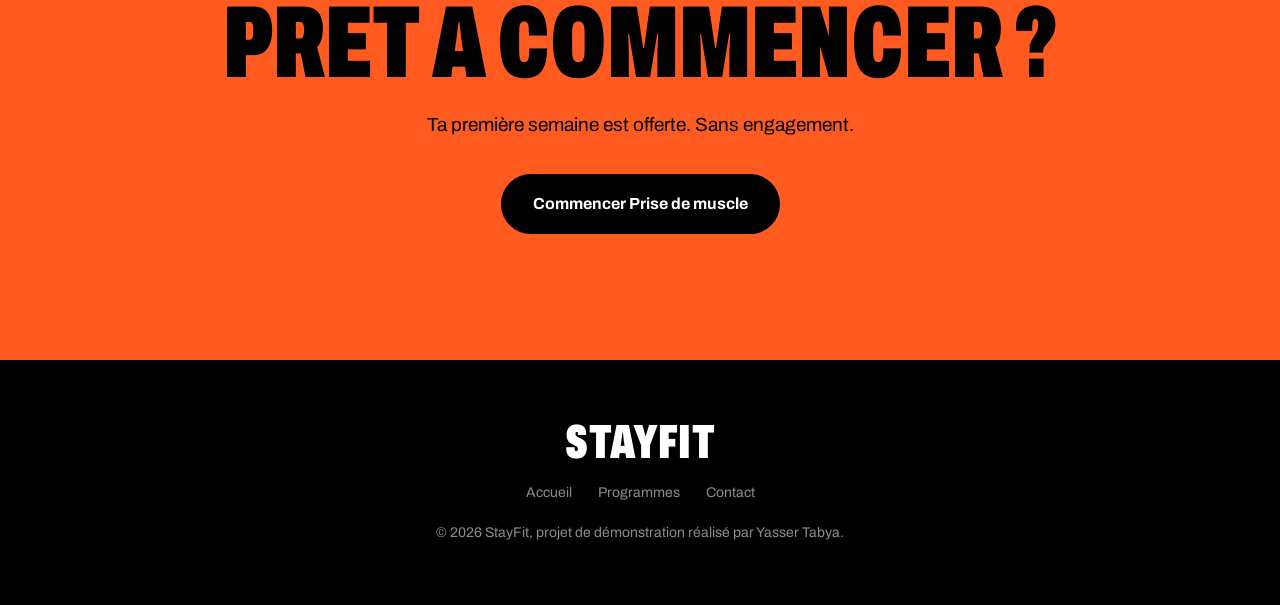
<file: programme-muscle.html>
<!DOCTYPE html>
<html lang="fr">
<head>
    <meta charset="UTF-8">
    <meta name="viewport" content="width=device-width, initial-scale=1.0">
    <title>Prise de muscle | StayFit</title>
    <meta name="description" content="Douze semaines en salle pour gagner en force et en volume, avec une technique propre.">
    <link rel="stylesheet" href="style.css">
</head>
<body>

    <!-- MENU -->
    <header class="header">
        <nav class="menu">
            <a href="programmes.html" class="actif">Programmes</a>
            <a href="index.html#tarifs">Tarifs</a>
            <a href="contact.html">Contact</a>
        </nav>

        <a href="index.html" class="logo">STAYFIT</a>

        <a href="contact.html" class="bouton bouton-clair bouton-petit header-bouton">S'inscrire</a>

        <button class="burger" aria-label="Ouvrir le menu" aria-expanded="false">
            <span></span>
            <span></span>
            <span></span>
        </button>
    </header>


    <main>

        <!-- BANNIÈRE -->
        <section class="programme-hero" style="--img: url('images/programme-muscle.jpg')">
            <a href="programmes.html" class="retour">Tous les programmes</a>
            <p class="programme-cat">Musculation</p>
            <h1>Prise de muscle</h1>
            <p class="programme-accroche">Douze semaines en salle pour gagner en force et en volume, avec une technique propre.</p>

            <dl class="infos">
                <div class="info"><dt>Durée</dt><dd>12 semaines</dd></div>
                <div class="info"><dt>Niveau</dt><dd>Intermédiaire</dd></div>
                <div class="info"><dt>Séances</dt><dd>4 par semaine</dd></div>
                <div class="info"><dt>Par séance</dt><dd>60 min</dd></div>
            </dl>
        </section>


        <!-- POUR QUI + OBJECTIFS -->
        <section class="section">
            <div class="pour-qui">
                <h2 class="titre-section">Pour qui ?</h2>
                <p>Tu as accès à une salle de sport et tu connais déjà les mouvements de base. Tu veux un plan structuré pour enfin voir des résultats.</p>
                <ul class="objectifs">
                    <li>Gagner en masse musculaire</li>
                    <li>Augmenter tes charges sur les exercices de base</li>
                    <li>Maîtriser une technique propre et sûre</li>
                </ul>
                <p class="coach-du-programme">Ton coach sur ce programme : <strong>Karim Idrissi</strong></p>
            </div>
        </section>


        <!-- LA SEMAINE TYPE -->
        <section class="section section-craie">
            <h2 class="titre-section">Ta semaine type</h2>
            <p class="intro">Clique sur un jour d'entraînement pour voir la séance en détail.</p>

            <div class="semaine">
                <a href="#s1" class="jour">
                    <span class="jour-nom">Lundi</span>
                    <span class="jour-seance">Pectoraux et triceps</span>
                    <span class="jour-duree">60 min</span>
                </a>
                <a href="#s2" class="jour">
                    <span class="jour-nom">Mardi</span>
                    <span class="jour-seance">Dos et biceps</span>
                    <span class="jour-duree">60 min</span>
                </a>
                <div class="jour jour-repos">
                    <span class="jour-nom">Mercredi</span>
                    <span class="jour-seance">Repos</span>
                </div>
                <a href="#s3" class="jour">
                    <span class="jour-nom">Jeudi</span>
                    <span class="jour-seance">Jambes et fessiers</span>
                    <span class="jour-duree">60 min</span>
                </a>
                <a href="#s4" class="jour">
                    <span class="jour-nom">Vendredi</span>
                    <span class="jour-seance">Épaules et abdominaux</span>
                    <span class="jour-duree">55 min</span>
                </a>
                <div class="jour jour-repos">
                    <span class="jour-nom">Samedi</span>
                    <span class="jour-seance">Cardio léger 20 min</span>
                </div>
                <div class="jour jour-repos">
                    <span class="jour-nom">Dimanche</span>
                    <span class="jour-seance">Repos</span>
                </div>
            </div>
        </section>


        <!-- LE DÉTAIL DES SÉANCES -->
        <section class="section">
            <h2 class="titre-section">Le détail des séances</h2>

            <div class="seances">

                <!-- SÉANCE 1 -->
                <article class="seance" id="s1">
                    <header class="seance-tete">
                        <p class="seance-jour">Lundi, 60 min</p>
                        <h3>Pectoraux et triceps</h3>
                    </header>
                    <div class="seance-corps">
                        <div class="seance-etape">
                            <h4>Échauffement</h4>
                            <p>5 minutes de rameur, puis 2 séries légères de développé couché.</p>
                        </div>
                        <div class="tableau-conteneur">
                            <table class="tableau">
                                <thead>
                                    <tr><th>Exercice</th><th>Séries</th><th>Répétitions</th><th>Repos</th></tr>
                                </thead>
                                <tbody>
                                    <tr><td>Développé couché</td><td>4</td><td>8 à 10</td><td>2 min</td></tr>
                                    <tr><td>Développé incliné haltères</td><td>3</td><td>10 à 12</td><td>1 min 30</td></tr>
                                    <tr><td>Écarté à la poulie</td><td>3</td><td>12 à 15</td><td>1 min</td></tr>
                                    <tr><td>Dips</td><td>3</td><td>8 à 12</td><td>1 min 30</td></tr>
                                    <tr><td>Extension triceps à la poulie</td><td>3</td><td>12</td><td>1 min</td></tr>
                                </tbody>
                            </table>
                        </div>
                        <div class="seance-pourquoi">
                            <h4>Pourquoi cette séance</h4>
                            <p>On commence par l'exercice le plus lourd, quand tu es en pleine forme, puis on isole les muscles avec des charges plus légères.</p>
                        </div>
                        <div class="seance-etape">
                            <h4>Retour au calme</h4>
                            <p>Étirement des pectoraux dans un cadre de porte, 30 secondes de chaque côté.</p>
                        </div>
                    </div>
                </article>

                <!-- SÉANCE 2 -->
                <article class="seance" id="s2">
                    <header class="seance-tete">
                        <p class="seance-jour">Mardi, 60 min</p>
                        <h3>Dos et biceps</h3>
                    </header>
                    <div class="seance-corps">
                        <div class="seance-etape">
                            <h4>Échauffement</h4>
                            <p>5 minutes de vélo, puis tractions assistées légères.</p>
                        </div>
                        <div class="tableau-conteneur">
                            <table class="tableau">
                                <thead>
                                    <tr><th>Exercice</th><th>Séries</th><th>Répétitions</th><th>Repos</th></tr>
                                </thead>
                                <tbody>
                                    <tr><td>Tractions</td><td>4</td><td>6 à 10</td><td>2 min</td></tr>
                                    <tr><td>Rowing barre</td><td>4</td><td>8 à 10</td><td>2 min</td></tr>
                                    <tr><td>Tirage vertical</td><td>3</td><td>10 à 12</td><td>1 min 30</td></tr>
                                    <tr><td>Curl barre</td><td>3</td><td>10</td><td>1 min</td></tr>
                                    <tr><td>Curl marteau</td><td>3</td><td>12</td><td>1 min</td></tr>
                                </tbody>
                            </table>
                        </div>
                        <div class="seance-pourquoi">
                            <h4>Pourquoi cette séance</h4>
                            <p>Un dos fort équilibre ta posture et protège tes épaules. Les biceps profitent déjà des tirages, on les finit en isolation.</p>
                        </div>
                        <div class="seance-etape">
                            <h4>Retour au calme</h4>
                            <p>Suspension à la barre pendant 20 secondes, puis étirement des avant-bras.</p>
                        </div>
                    </div>
                </article>

                <!-- SÉANCE 3 -->
                <article class="seance" id="s3">
                    <header class="seance-tete">
                        <p class="seance-jour">Jeudi, 60 min</p>
                        <h3>Jambes et fessiers</h3>
                    </header>
                    <div class="seance-corps">
                        <div class="seance-etape">
                            <h4>Échauffement</h4>
                            <p>5 minutes de vélo, puis squats au poids du corps.</p>
                        </div>
                        <div class="tableau-conteneur">
                            <table class="tableau">
                                <thead>
                                    <tr><th>Exercice</th><th>Séries</th><th>Répétitions</th><th>Repos</th></tr>
                                </thead>
                                <tbody>
                                    <tr><td>Squat barre</td><td>4</td><td>8</td><td>2 min 30</td></tr>
                                    <tr><td>Soulevé de terre jambes tendues</td><td>3</td><td>10</td><td>2 min</td></tr>
                                    <tr><td>Presse à cuisses</td><td>3</td><td>12</td><td>1 min 30</td></tr>
                                    <tr><td>Fentes marchées</td><td>3</td><td>10 par jambe</td><td>1 min 30</td></tr>
                                    <tr><td>Mollets debout</td><td>4</td><td>15</td><td>1 min</td></tr>
                                </tbody>
                            </table>
                        </div>
                        <div class="seance-pourquoi">
                            <h4>Pourquoi cette séance</h4>
                            <p>La séance la plus exigeante de la semaine. Travailler les jambes lourdement stimule la croissance musculaire de tout le corps.</p>
                        </div>
                        <div class="seance-etape">
                            <h4>Retour au calme</h4>
                            <p>Étirement des quadriceps, des ischio-jambiers et des fessiers, 30 secondes chacun.</p>
                        </div>
                    </div>
                </article>

                <!-- SÉANCE 4 -->
                <article class="seance" id="s4">
                    <header class="seance-tete">
                        <p class="seance-jour">Vendredi, 55 min</p>
                        <h3>Épaules et abdominaux</h3>
                    </header>
                    <div class="seance-corps">
                        <div class="seance-etape">
                            <h4>Échauffement</h4>
                            <p>Rotations d'épaules avec élastique pendant 5 minutes.</p>
                        </div>
                        <div class="tableau-conteneur">
                            <table class="tableau">
                                <thead>
                                    <tr><th>Exercice</th><th>Séries</th><th>Répétitions</th><th>Repos</th></tr>
                                </thead>
                                <tbody>
                                    <tr><td>Développé militaire</td><td>4</td><td>8 à 10</td><td>2 min</td></tr>
                                    <tr><td>Élévations latérales</td><td>4</td><td>12 à 15</td><td>1 min</td></tr>
                                    <tr><td>Oiseau haltères</td><td>3</td><td>15</td><td>1 min</td></tr>
                                    <tr><td>Relevés de jambes suspendu</td><td>3</td><td>12</td><td>1 min</td></tr>
                                    <tr><td>Planche</td><td>3</td><td>45 secondes</td><td>45 s</td></tr>
                                </tbody>
                            </table>
                        </div>
                        <div class="seance-pourquoi">
                            <h4>Pourquoi cette séance</h4>
                            <p>Des épaules larges donnent une silhouette en V. Les abdominaux stabilisent ton corps sur toutes les autres charges lourdes.</p>
                        </div>
                        <div class="seance-etape">
                            <h4>Retour au calme</h4>
                            <p>Étirement des épaules bras croisé devant la poitrine.</p>
                        </div>
                    </div>
                </article>

            </div>
        </section>


        <!-- PROGRESSION -->
        <section class="section section-noire">
            <h2 class="titre-section">Comment tu progresses</h2>
            <ol class="phases">
                <li class="phase">
                    <h3>Semaines 1 à 4</h3>
                    <p>Tu apprends les mouvements avec des charges modérées et tu notes tout dans ton carnet.</p>
                </li>
                <li class="phase">
                    <h3>Semaines 5 à 8</h3>
                    <p>Tu ajoutes un peu de charge dès que tu réussis toutes les répétitions.</p>
                </li>
                <li class="phase">
                    <h3>Semaines 9 à 12</h3>
                    <p>Séries plus lourdes avec moins de répétitions pour gagner en force.</p>
                </li>
            </ol>
        </section>


        <!-- CONSEILS + QUESTIONS -->
        <section class="section">
            <div class="deux-colonnes">
                <div>
                    <h2 class="titre-section">Les conseils de Karim</h2>
                    <ul class="conseils">
                        <li>Mange une source de protéines à chaque repas.</li>
                        <li>Note tes charges : on ne progresse bien que ce qu'on mesure.</li>
                        <li>Ne sacrifie jamais la technique pour soulever plus lourd.</li>
                        <li>Garde au moins un jour de repos complet par semaine.</li>
                    </ul>
                </div>
                <div>
                    <h2 class="titre-section">Questions fréquentes</h2>
                    <details class="question">
                        <summary>Combien de temps avant de voir des résultats ?</summary>
                        <p>Les premiers changements se voient en général après 4 à 6 semaines.</p>
                    </details>
                    <details class="question">
                        <summary>Dois-je prendre des compléments ?</summary>
                        <p>Non, une alimentation variée et suffisante en protéines suffit.</p>
                    </details>
                    <details class="question">
                        <summary>Je ne sais pas faire une traction.</summary>
                        <p>Commence avec la machine ou un élastique d'assistance.</p>
                    </details>
                </div>
            </div>
        </section>


        <!-- AUTRES PROGRAMMES -->
        <section class="section section-craie">
            <h2 class="titre-section">D'autres programmes</h2>
            <div class="grille">
                <a href="programme-maison.html" class="carte">
                    <div class="carte-image" style="--img: url('images/programme-maison.jpg')"></div>
                    <div class="carte-contenu">
                        <p class="carte-meta">Musculation, 6 semaines</p>
                        <h3>Muscu à la maison</h3>
                        <p>Deux haltères, un tapis et ton salon. Tout ce qu'il faut pour se muscler sans abonnement.</p>
                        <span class="lien">Voir le programme</span>
                    </div>
                </a>
                <a href="programme-perte.html" class="carte">
                    <div class="carte-image" style="--img: url('images/programme-perte.jpg')"></div>
                    <div class="carte-contenu">
                        <p class="carte-meta">Cardio, 8 semaines</p>
                        <h3>Perte de poids</h3>
                        <p>Bouger plus, brûler plus, sans t'épuiser. Un plan de 8 semaines pour perdre du poids durablement.</p>
                        <span class="lien">Voir le programme</span>
                    </div>
                </a>
                <a href="programme-hiit.html" class="carte">
                    <div class="carte-image" style="--img: url('images/programme-hiit.jpg')"></div>
                    <div class="carte-contenu">
                        <p class="carte-meta">Cardio, 4 semaines</p>
                        <h3>HIIT express</h3>
                        <p>Vingt minutes, zéro matériel, transpiration garantie. Le programme pour ceux qui n'ont pas le temps.</p>
                        <span class="lien">Voir le programme</span>
                    </div>
                </a>
            </div>
        </section>


        <section class="appel">
            <h2>Prêt à commencer ?</h2>
            <p>Ta première semaine est offerte. Sans engagement.</p>
            <a href="contact.html" class="bouton bouton-clair">Commencer Prise de muscle</a>
        </section>

    </main>

    <!-- BAS DE PAGE -->
    <footer class="footer">
        <a href="index.html" class="logo">STAYFIT</a>
        <nav>
            <a href="index.html">Accueil</a>
            <a href="programmes.html">Programmes</a>
            <a href="contact.html">Contact</a>
        </nav>
        <p>© <span class="annee"></span> StayFit, projet de démonstration réalisé par Yasser Tabya.</p>
    </footer>

    <script src="script.js"></script>
</body>
</html>
</file>
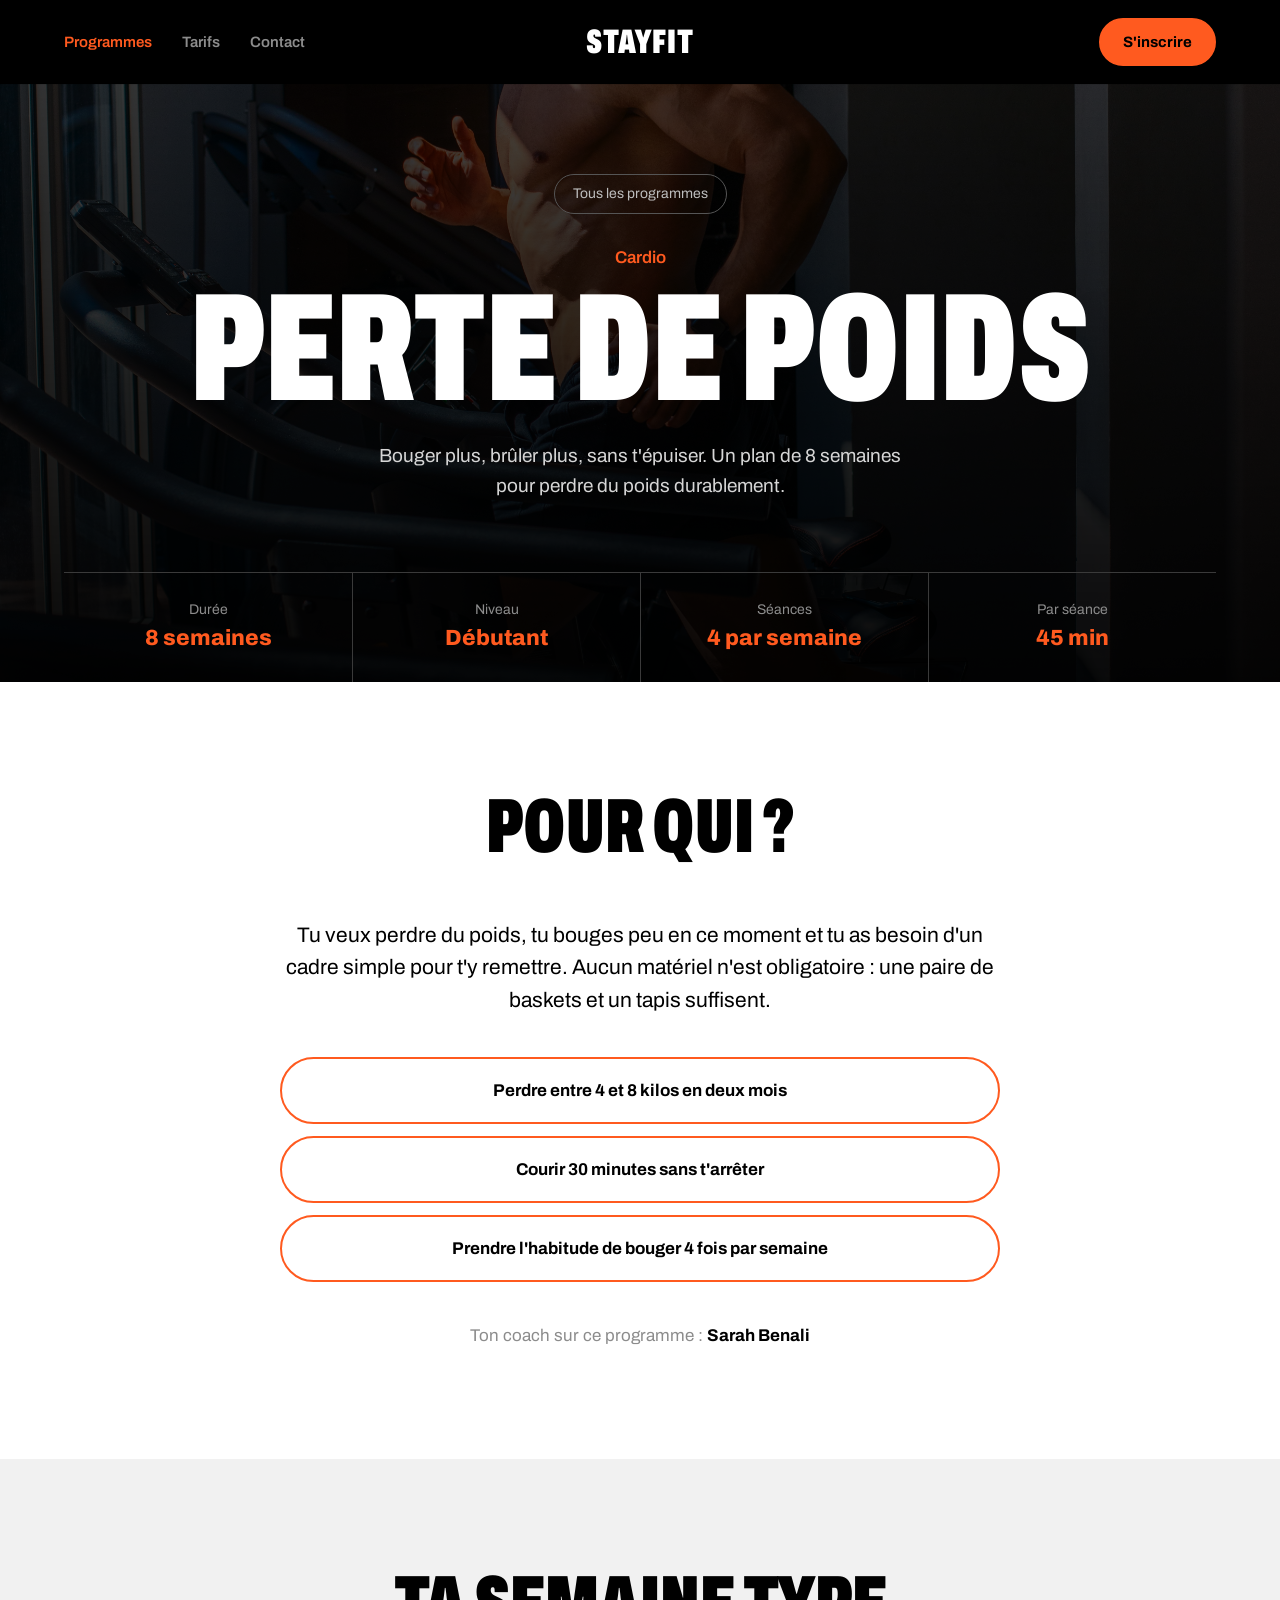
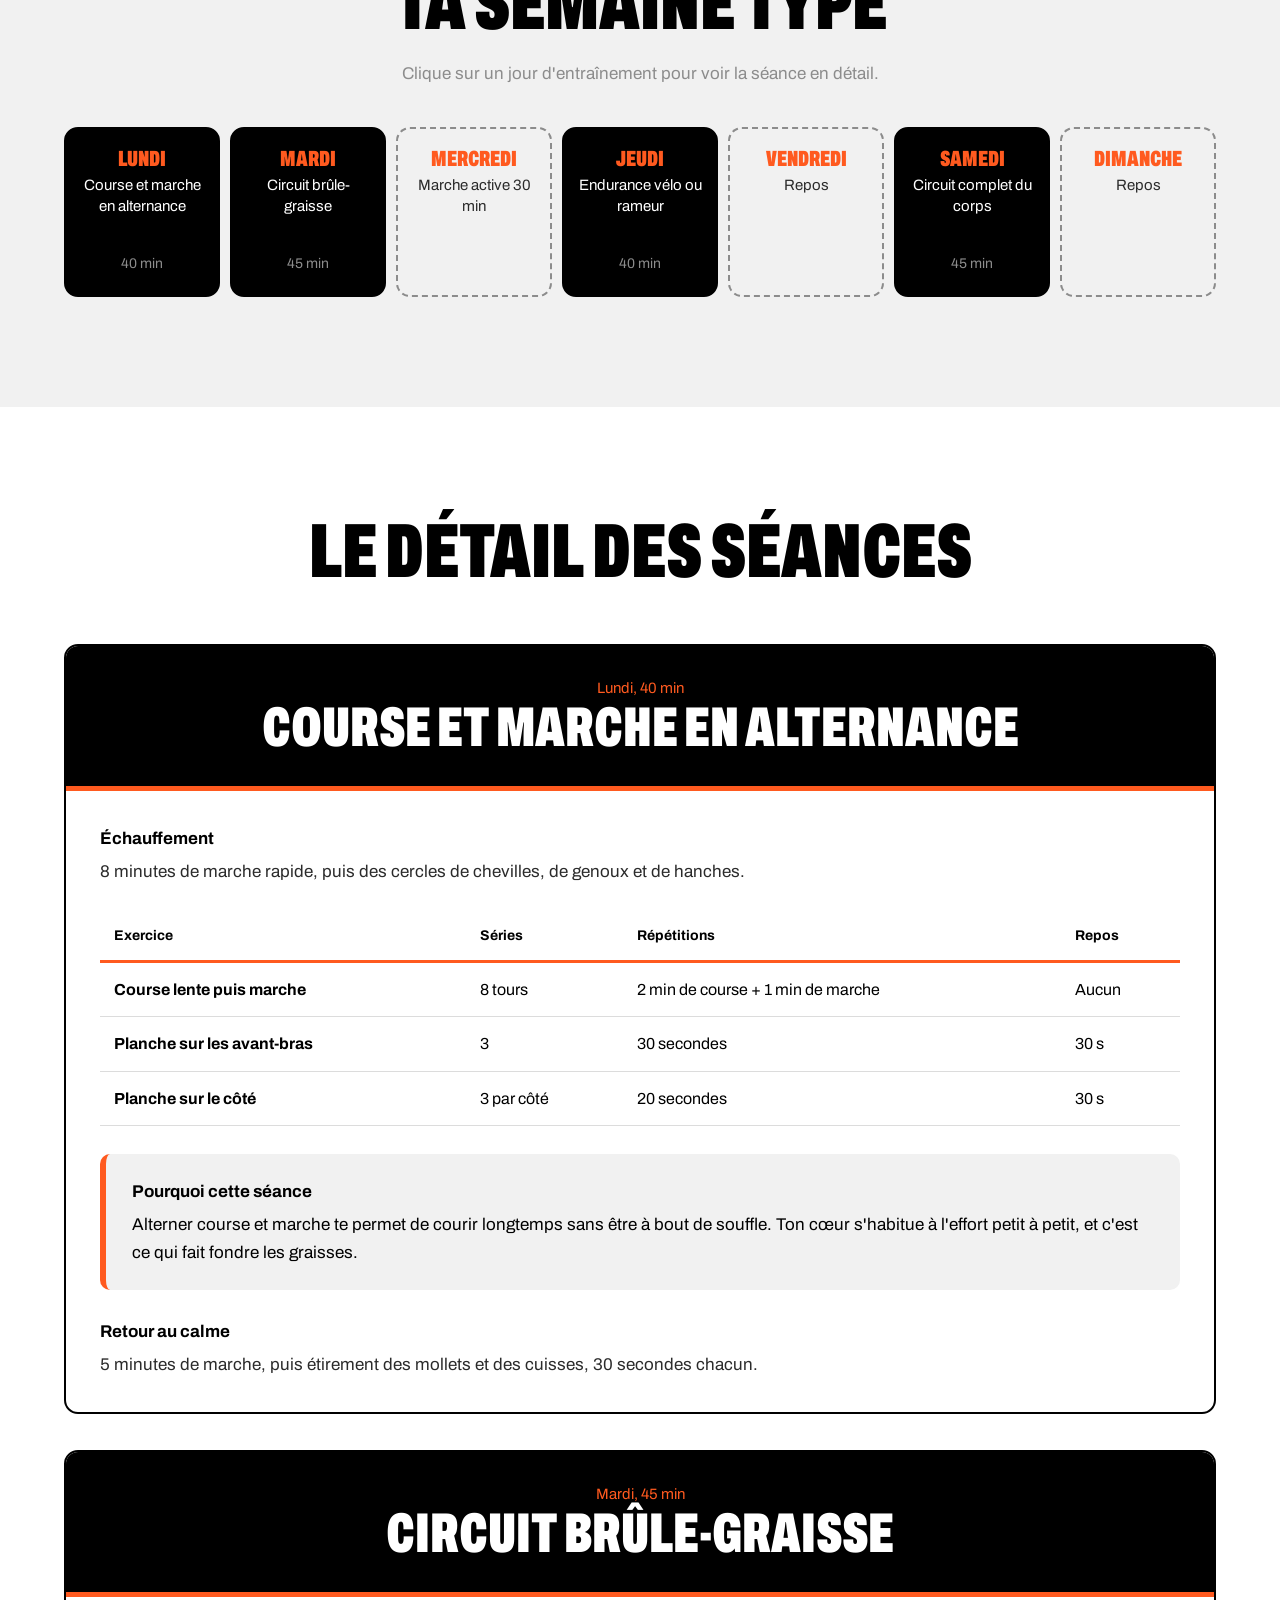
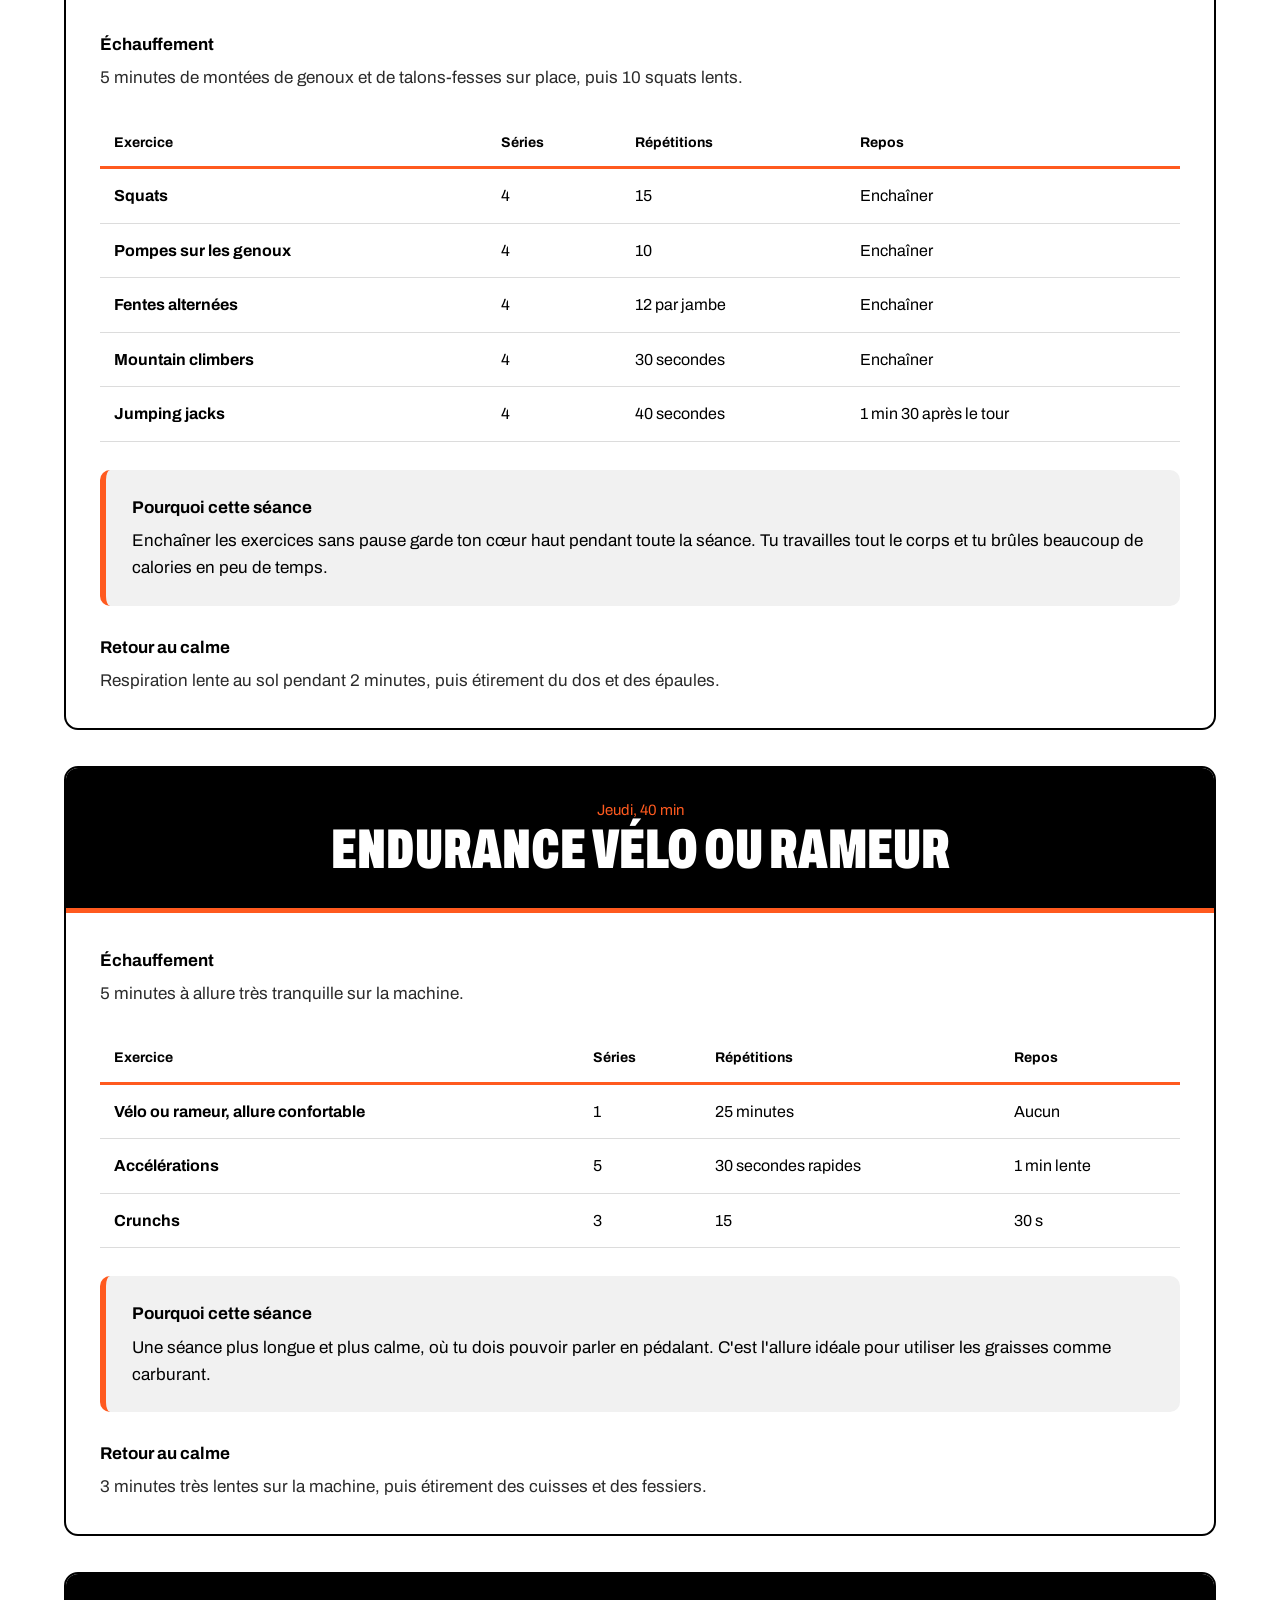
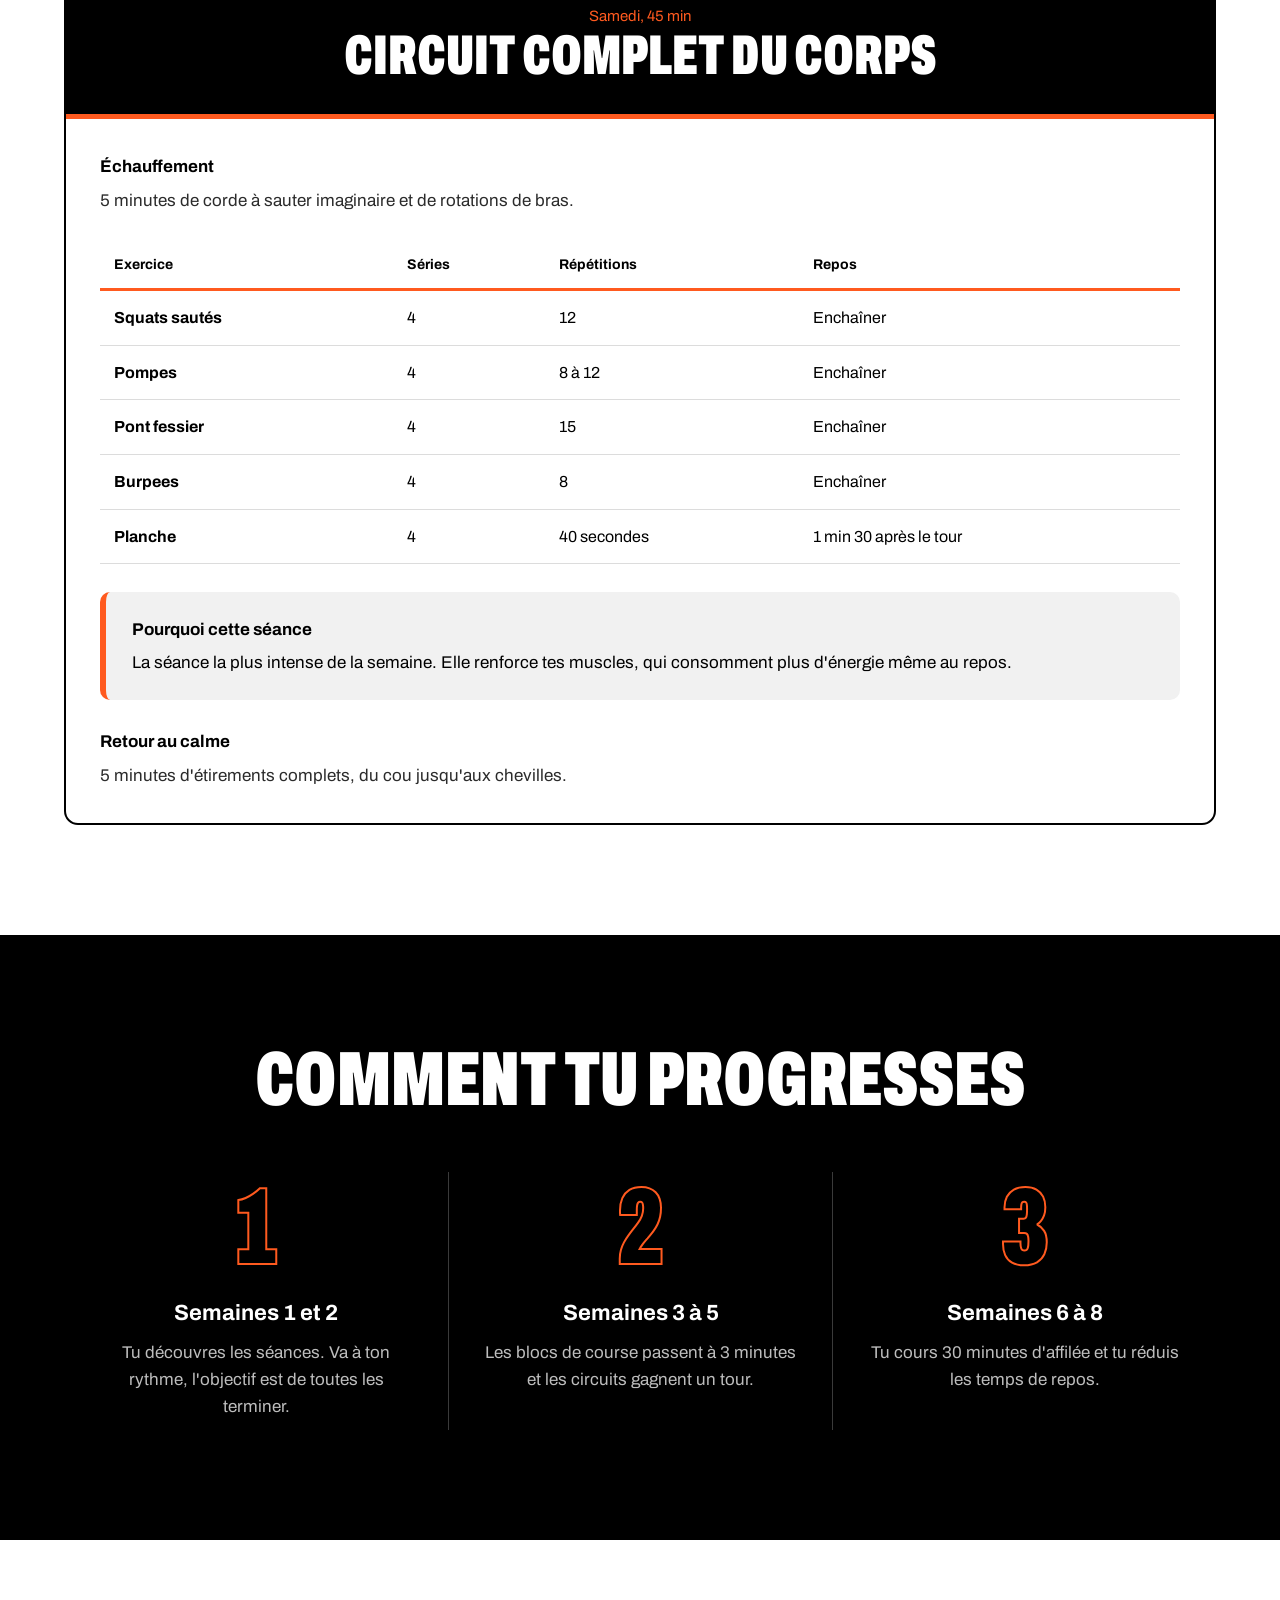
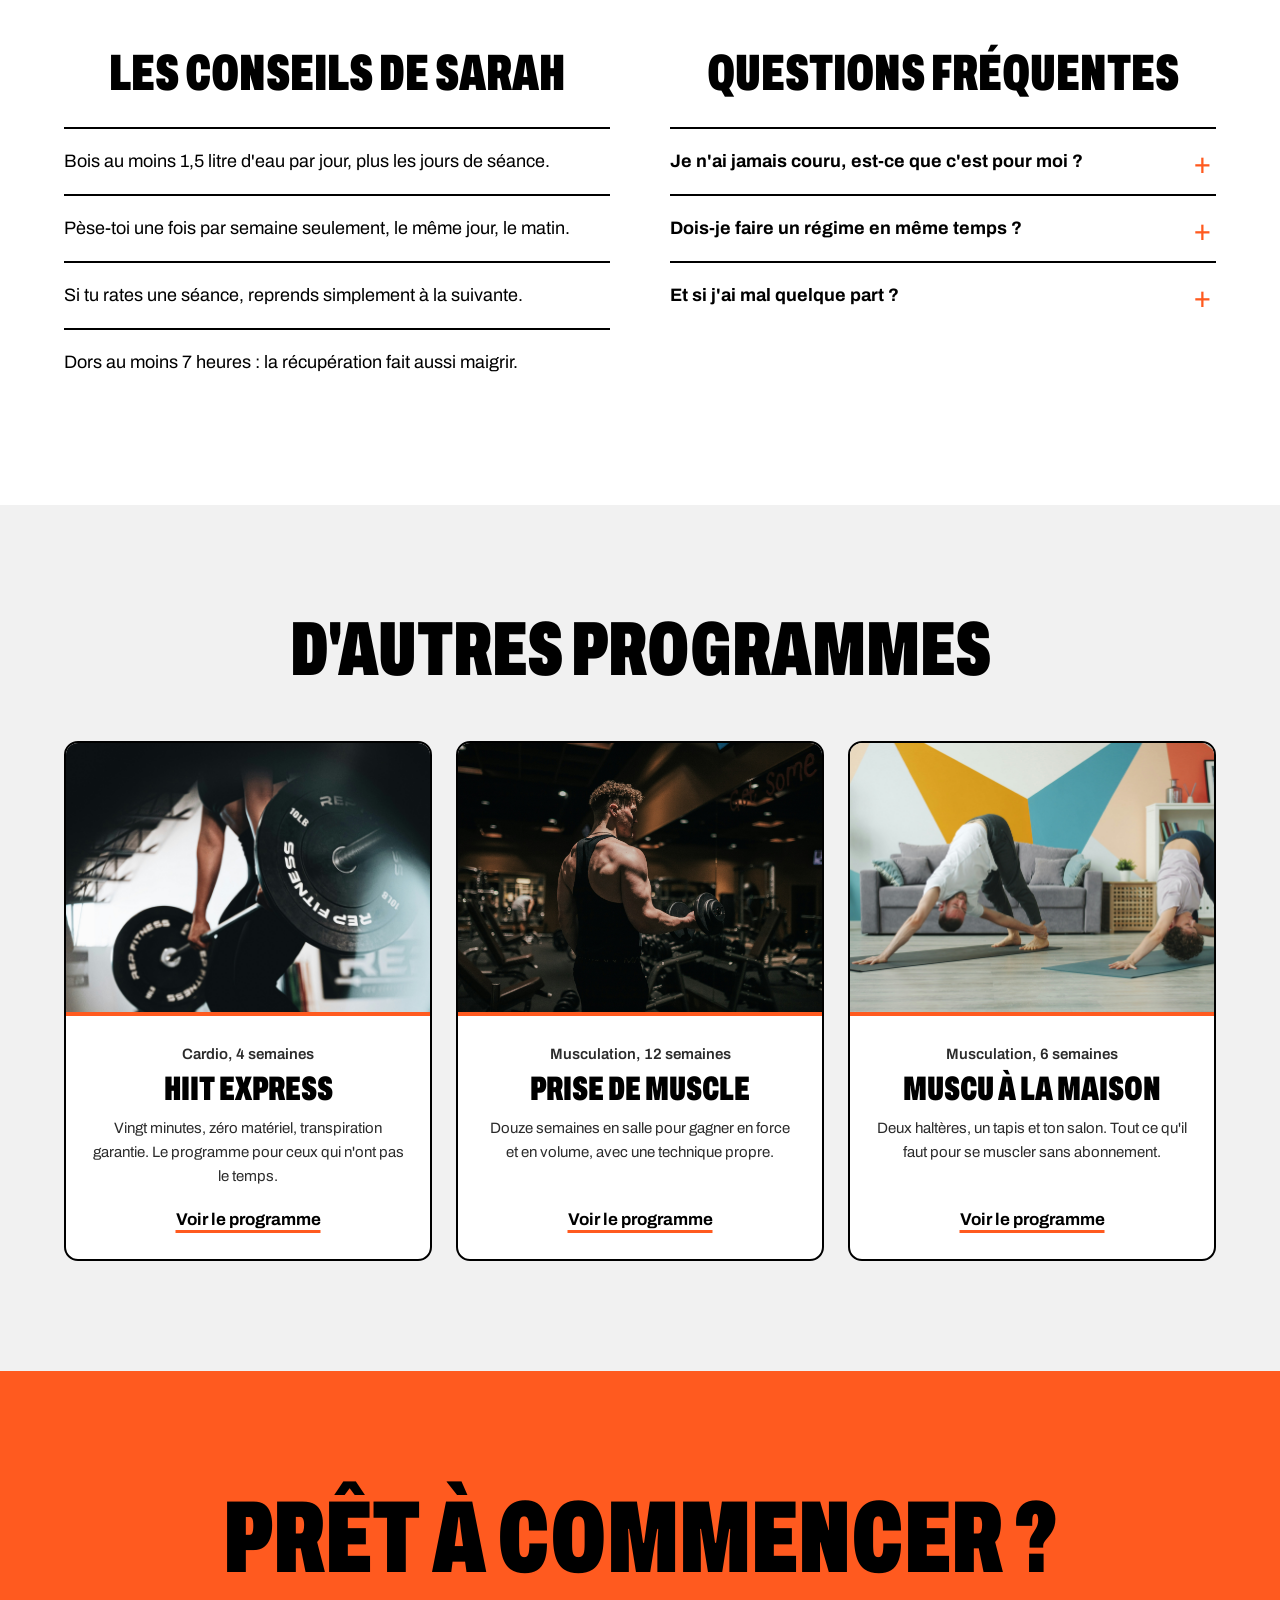
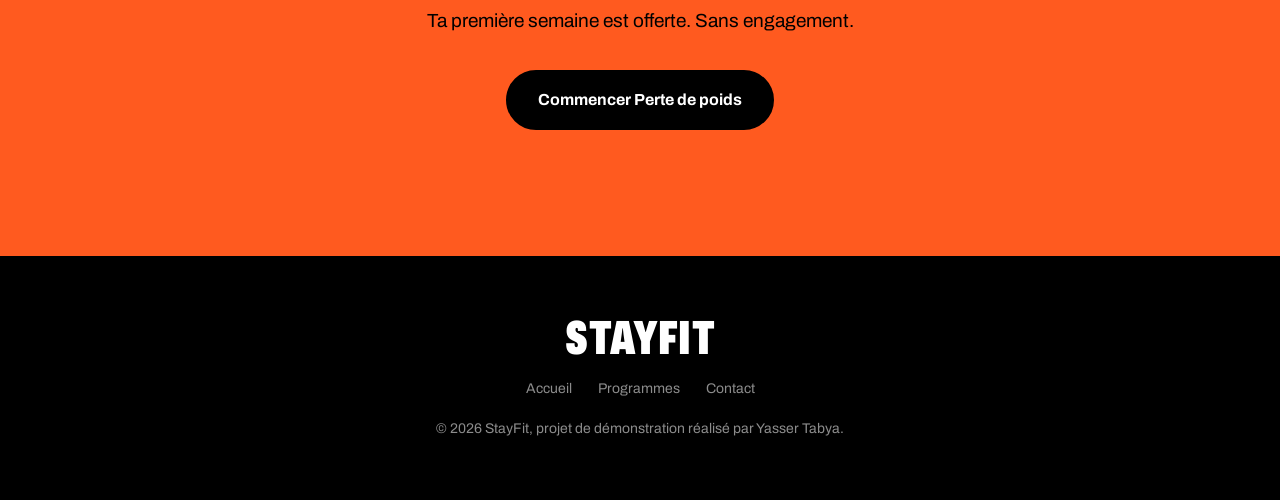
<file: programme-perte.html>
<!DOCTYPE html>
<html lang="fr">
<head>
    <meta charset="UTF-8">
    <meta name="viewport" content="width=device-width, initial-scale=1.0">
    <title>Perte de poids | StayFit</title>
    <meta name="description" content="Bouger plus, brûler plus, sans t'épuiser. Un plan de 8 semaines pour perdre du poids durablement.">
    <link rel="stylesheet" href="style.css">
</head>
<body>

    <!-- =====================================================
         MENU : liens à gauche, logo au centre, bouton à droite
    ====================================================== -->
    <header class="header">
        <nav class="menu">
            <a href="programmes.html" class="actif">Programmes</a>
            <a href="index.html#tarifs">Tarifs</a>
            <a href="contact.html">Contact</a>
        </nav>

        <a href="index.html" class="logo">STAYFIT</a>

        <a href="contact.html" class="bouton bouton-clair bouton-petit header-bouton">S'inscrire</a>

        <button class="burger" aria-label="Ouvrir le menu" aria-expanded="false">
            <span></span>
            <span></span>
            <span></span>
        </button>
    </header>


    <main>

        <!-- =====================================================
             BANNIÈRE
        ====================================================== -->
        <section class="programme-hero" style="--img: url('images/programme-perte.jpg')">
            <a href="programmes.html" class="retour">Tous les programmes</a>
            <p class="programme-cat">Cardio</p>
            <h1>Perte de poids</h1>
            <p class="programme-accroche">Bouger plus, brûler plus, sans t'épuiser. Un plan de 8 semaines pour perdre du poids durablement.</p>

            <dl class="infos">
                <div class="info"><dt>Durée</dt><dd>8 semaines</dd></div>
                <div class="info"><dt>Niveau</dt><dd>Débutant</dd></div>
                <div class="info"><dt>Séances</dt><dd>4 par semaine</dd></div>
                <div class="info"><dt>Par séance</dt><dd>45 min</dd></div>
            </dl>
        </section>


        <!-- =====================================================
             POUR QUI + OBJECTIFS
        ====================================================== -->
        <section class="section">
            <div class="pour-qui">
                <h2 class="titre-section">Pour qui ?</h2>
                <p>Tu veux perdre du poids, tu bouges peu en ce moment et tu as besoin d'un cadre simple pour t'y remettre. Aucun matériel n'est obligatoire : une paire de baskets et un tapis suffisent.</p>
                <ul class="objectifs">
                    <li>Perdre entre 4 et 8 kilos en deux mois</li>
                    <li>Courir 30 minutes sans t'arrêter</li>
                    <li>Prendre l'habitude de bouger 4 fois par semaine</li>
                </ul>
                <p class="coach-du-programme">Ton coach sur ce programme : <strong>Sarah Benali</strong></p>
            </div>
        </section>


        <!-- =====================================================
             LA SEMAINE TYPE (clique sur un jour pour voir la séance)
        ====================================================== -->
        <section class="section section-craie">
            <h2 class="titre-section">Ta semaine type</h2>
            <p class="intro">Clique sur un jour d'entraînement pour voir la séance en détail.</p>

            <div class="semaine">
                <a href="#s1" class="jour">
                    <span class="jour-nom">Lundi</span>
                    <span class="jour-seance">Course et marche en alternance</span>
                    <span class="jour-duree">40 min</span>
                </a>
                <a href="#s2" class="jour">
                    <span class="jour-nom">Mardi</span>
                    <span class="jour-seance">Circuit brûle-graisse</span>
                    <span class="jour-duree">45 min</span>
                </a>
                <div class="jour jour-repos">
                    <span class="jour-nom">Mercredi</span>
                    <span class="jour-seance">Marche active 30 min</span>
                </div>
                <a href="#s3" class="jour">
                    <span class="jour-nom">Jeudi</span>
                    <span class="jour-seance">Endurance vélo ou rameur</span>
                    <span class="jour-duree">40 min</span>
                </a>
                <div class="jour jour-repos">
                    <span class="jour-nom">Vendredi</span>
                    <span class="jour-seance">Repos</span>
                </div>
                <a href="#s4" class="jour">
                    <span class="jour-nom">Samedi</span>
                    <span class="jour-seance">Circuit complet du corps</span>
                    <span class="jour-duree">45 min</span>
                </a>
                <div class="jour jour-repos">
                    <span class="jour-nom">Dimanche</span>
                    <span class="jour-seance">Repos</span>
                </div>
            </div>
        </section>


        <!-- =====================================================
             LE DÉTAIL DES SÉANCES
        ====================================================== -->
        <section class="section">
            <h2 class="titre-section">Le détail des séances</h2>

            <div class="seances">

                <!-- SÉANCE 1 -->
                <article class="seance" id="s1">
                    <header class="seance-tete">
                        <p class="seance-jour">Lundi, 40 min</p>
                        <h3>Course et marche en alternance</h3>
                    </header>

                    <div class="seance-corps">
                        <div class="seance-etape">
                            <h4>Échauffement</h4>
                            <p>8 minutes de marche rapide, puis des cercles de chevilles, de genoux et de hanches.</p>
                        </div>

                        <div class="tableau-conteneur">
                            <table class="tableau">
                                <thead>
                                    <tr>
                                        <th>Exercice</th>
                                        <th>Séries</th>
                                        <th>Répétitions</th>
                                        <th>Repos</th>
                                    </tr>
                                </thead>
                                <tbody>
                                    <tr>
                                        <td>Course lente puis marche</td>
                                        <td>8 tours</td>
                                        <td>2 min de course + 1 min de marche</td>
                                        <td>Aucun</td>
                                    </tr>
                                    <tr>
                                        <td>Planche sur les avant-bras</td>
                                        <td>3</td>
                                        <td>30 secondes</td>
                                        <td>30 s</td>
                                    </tr>
                                    <tr>
                                        <td>Planche sur le côté</td>
                                        <td>3 par côté</td>
                                        <td>20 secondes</td>
                                        <td>30 s</td>
                                    </tr>
                                </tbody>
                            </table>
                        </div>

                        <div class="seance-pourquoi">
                            <h4>Pourquoi cette séance</h4>
                            <p>Alterner course et marche te permet de courir longtemps sans être à bout de souffle. Ton cœur s'habitue à l'effort petit à petit, et c'est ce qui fait fondre les graisses.</p>
                        </div>

                        <div class="seance-etape">
                            <h4>Retour au calme</h4>
                            <p>5 minutes de marche, puis étirement des mollets et des cuisses, 30 secondes chacun.</p>
                        </div>
                    </div>
                </article>

                <!-- SÉANCE 2 -->
                <article class="seance" id="s2">
                    <header class="seance-tete">
                        <p class="seance-jour">Mardi, 45 min</p>
                        <h3>Circuit brûle-graisse</h3>
                    </header>

                    <div class="seance-corps">
                        <div class="seance-etape">
                            <h4>Échauffement</h4>
                            <p>5 minutes de montées de genoux et de talons-fesses sur place, puis 10 squats lents.</p>
                        </div>

                        <div class="tableau-conteneur">
                            <table class="tableau">
                                <thead>
                                    <tr>
                                        <th>Exercice</th>
                                        <th>Séries</th>
                                        <th>Répétitions</th>
                                        <th>Repos</th>
                                    </tr>
                                </thead>
                                <tbody>
                                    <tr><td>Squats</td><td>4</td><td>15</td><td>Enchaîner</td></tr>
                                    <tr><td>Pompes sur les genoux</td><td>4</td><td>10</td><td>Enchaîner</td></tr>
                                    <tr><td>Fentes alternées</td><td>4</td><td>12 par jambe</td><td>Enchaîner</td></tr>
                                    <tr><td>Mountain climbers</td><td>4</td><td>30 secondes</td><td>Enchaîner</td></tr>
                                    <tr><td>Jumping jacks</td><td>4</td><td>40 secondes</td><td>1 min 30 après le tour</td></tr>
                                </tbody>
                            </table>
                        </div>

                        <div class="seance-pourquoi">
                            <h4>Pourquoi cette séance</h4>
                            <p>Enchaîner les exercices sans pause garde ton cœur haut pendant toute la séance. Tu travailles tout le corps et tu brûles beaucoup de calories en peu de temps.</p>
                        </div>

                        <div class="seance-etape">
                            <h4>Retour au calme</h4>
                            <p>Respiration lente au sol pendant 2 minutes, puis étirement du dos et des épaules.</p>
                        </div>
                    </div>
                </article>

                <!-- SÉANCE 3 -->
                <article class="seance" id="s3">
                    <header class="seance-tete">
                        <p class="seance-jour">Jeudi, 40 min</p>
                        <h3>Endurance vélo ou rameur</h3>
                    </header>

                    <div class="seance-corps">
                        <div class="seance-etape">
                            <h4>Échauffement</h4>
                            <p>5 minutes à allure très tranquille sur la machine.</p>
                        </div>

                        <div class="tableau-conteneur">
                            <table class="tableau">
                                <thead>
                                    <tr>
                                        <th>Exercice</th>
                                        <th>Séries</th>
                                        <th>Répétitions</th>
                                        <th>Repos</th>
                                    </tr>
                                </thead>
                                <tbody>
                                    <tr><td>Vélo ou rameur, allure confortable</td><td>1</td><td>25 minutes</td><td>Aucun</td></tr>
                                    <tr><td>Accélérations</td><td>5</td><td>30 secondes rapides</td><td>1 min lente</td></tr>
                                    <tr><td>Crunchs</td><td>3</td><td>15</td><td>30 s</td></tr>
                                </tbody>
                            </table>
                        </div>

                        <div class="seance-pourquoi">
                            <h4>Pourquoi cette séance</h4>
                            <p>Une séance plus longue et plus calme, où tu dois pouvoir parler en pédalant. C'est l'allure idéale pour utiliser les graisses comme carburant.</p>
                        </div>

                        <div class="seance-etape">
                            <h4>Retour au calme</h4>
                            <p>3 minutes très lentes sur la machine, puis étirement des cuisses et des fessiers.</p>
                        </div>
                    </div>
                </article>

                <!-- SÉANCE 4 -->
                <article class="seance" id="s4">
                    <header class="seance-tete">
                        <p class="seance-jour">Samedi, 45 min</p>
                        <h3>Circuit complet du corps</h3>
                    </header>

                    <div class="seance-corps">
                        <div class="seance-etape">
                            <h4>Échauffement</h4>
                            <p>5 minutes de corde à sauter imaginaire et de rotations de bras.</p>
                        </div>

                        <div class="tableau-conteneur">
                            <table class="tableau">
                                <thead>
                                    <tr>
                                        <th>Exercice</th>
                                        <th>Séries</th>
                                        <th>Répétitions</th>
                                        <th>Repos</th>
                                    </tr>
                                </thead>
                                <tbody>
                                    <tr><td>Squats sautés</td><td>4</td><td>12</td><td>Enchaîner</td></tr>
                                    <tr><td>Pompes</td><td>4</td><td>8 à 12</td><td>Enchaîner</td></tr>
                                    <tr><td>Pont fessier</td><td>4</td><td>15</td><td>Enchaîner</td></tr>
                                    <tr><td>Burpees</td><td>4</td><td>8</td><td>Enchaîner</td></tr>
                                    <tr><td>Planche</td><td>4</td><td>40 secondes</td><td>1 min 30 après le tour</td></tr>
                                </tbody>
                            </table>
                        </div>

                        <div class="seance-pourquoi">
                            <h4>Pourquoi cette séance</h4>
                            <p>La séance la plus intense de la semaine. Elle renforce tes muscles, qui consomment plus d'énergie même au repos.</p>
                        </div>

                        <div class="seance-etape">
                            <h4>Retour au calme</h4>
                            <p>5 minutes d'étirements complets, du cou jusqu'aux chevilles.</p>
                        </div>
                    </div>
                </article>

            </div>
        </section>


        <!-- =====================================================
             PROGRESSION (dans l'ordre des semaines)
        ====================================================== -->
        <section class="section section-noire">
            <h2 class="titre-section">Comment tu progresses</h2>

            <ol class="phases">
                <li class="phase">
                    <h3>Semaines 1 et 2</h3>
                    <p>Tu découvres les séances. Va à ton rythme, l'objectif est de toutes les terminer.</p>
                </li>
                <li class="phase">
                    <h3>Semaines 3 à 5</h3>
                    <p>Les blocs de course passent à 3 minutes et les circuits gagnent un tour.</p>
                </li>
                <li class="phase">
                    <h3>Semaines 6 à 8</h3>
                    <p>Tu cours 30 minutes d'affilée et tu réduis les temps de repos.</p>
                </li>
            </ol>
        </section>


        <!-- =====================================================
             CONSEILS + QUESTIONS
        ====================================================== -->
        <section class="section">
            <div class="deux-colonnes">

                <div>
                    <h2 class="titre-section">Les conseils de Sarah</h2>
                    <ul class="conseils">
                        <li>Bois au moins 1,5 litre d'eau par jour, plus les jours de séance.</li>
                        <li>Pèse-toi une fois par semaine seulement, le même jour, le matin.</li>
                        <li>Si tu rates une séance, reprends simplement à la suivante.</li>
                        <li>Dors au moins 7 heures : la récupération fait aussi maigrir.</li>
                    </ul>
                </div>

                <div>
                    <h2 class="titre-section">Questions fréquentes</h2>
                    <details class="question">
                        <summary>Je n'ai jamais couru, est-ce que c'est pour moi ?</summary>
                        <p>Oui. Le programme commence par de la marche et de très courtes périodes de course.</p>
                    </details>
                    <details class="question">
                        <summary>Dois-je faire un régime en même temps ?</summary>
                        <p>Non. Tu reçois des conseils alimentaires simples, sans régime strict.</p>
                    </details>
                    <details class="question">
                        <summary>Et si j'ai mal quelque part ?</summary>
                        <p>Arrête l'exercice et préviens ton coach. En cas de douleur qui dure, consulte un médecin.</p>
                    </details>
                </div>

            </div>
        </section>


        <!-- =====================================================
             AUTRES PROGRAMMES
        ====================================================== -->
        <section class="section section-craie">
            <h2 class="titre-section">D'autres programmes</h2>

            <div class="grille">
                <a href="programme-hiit.html" class="carte">
                    <div class="carte-image" style="--img: url('images/programme-hiit.jpg')"></div>
                    <div class="carte-contenu">
                        <p class="carte-meta">Cardio, 4 semaines</p>
                        <h3>HIIT express</h3>
                        <p>Vingt minutes, zéro matériel, transpiration garantie. Le programme pour ceux qui n'ont pas le temps.</p>
                        <span class="lien">Voir le programme</span>
                    </div>
                </a>
                <a href="programme-muscle.html" class="carte">
                    <div class="carte-image" style="--img: url('images/programme-muscle.jpg')"></div>
                    <div class="carte-contenu">
                        <p class="carte-meta">Musculation, 12 semaines</p>
                        <h3>Prise de muscle</h3>
                        <p>Douze semaines en salle pour gagner en force et en volume, avec une technique propre.</p>
                        <span class="lien">Voir le programme</span>
                    </div>
                </a>
                <a href="programme-maison.html" class="carte">
                    <div class="carte-image" style="--img: url('images/programme-maison.jpg')"></div>
                    <div class="carte-contenu">
                        <p class="carte-meta">Musculation, 6 semaines</p>
                        <h3>Muscu à la maison</h3>
                        <p>Deux haltères, un tapis et ton salon. Tout ce qu'il faut pour se muscler sans abonnement.</p>
                        <span class="lien">Voir le programme</span>
                    </div>
                </a>
            </div>
        </section>


        <section class="appel">
            <h2>Prêt à commencer ?</h2>
            <p>Ta première semaine est offerte. Sans engagement.</p>
            <a href="contact.html" class="bouton bouton-clair">Commencer Perte de poids</a>
        </section>

    </main>

    <!-- =====================================================
         BAS DE PAGE
    ====================================================== -->
    <footer class="footer">
        <a href="index.html" class="logo">STAYFIT</a>
        <nav>
            <a href="index.html">Accueil</a>
            <a href="programmes.html">Programmes</a>
            <a href="contact.html">Contact</a>
        </nav>
        <p>© <span class="annee"></span> StayFit, projet de démonstration réalisé par Yasser Tabya.</p>
    </footer>

    <script src="script.js"></script>
</body>
</html>
</file>
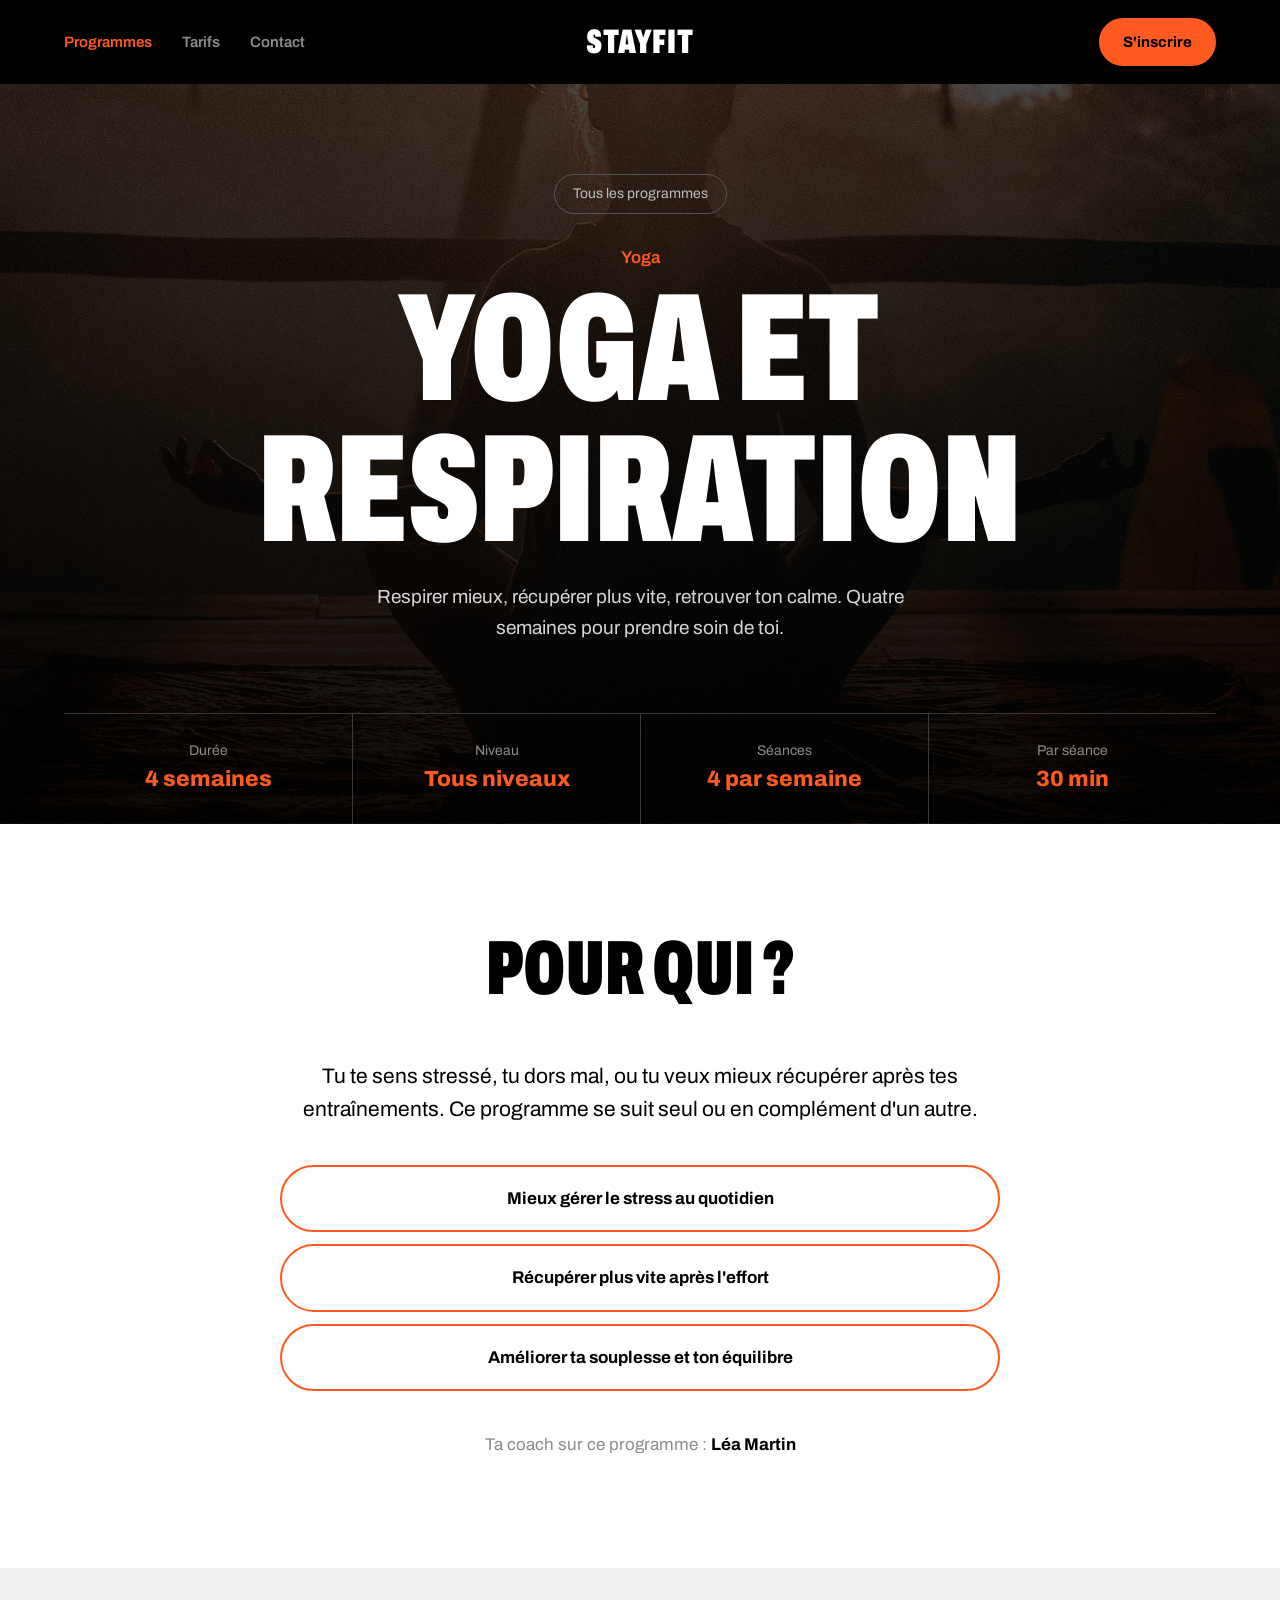
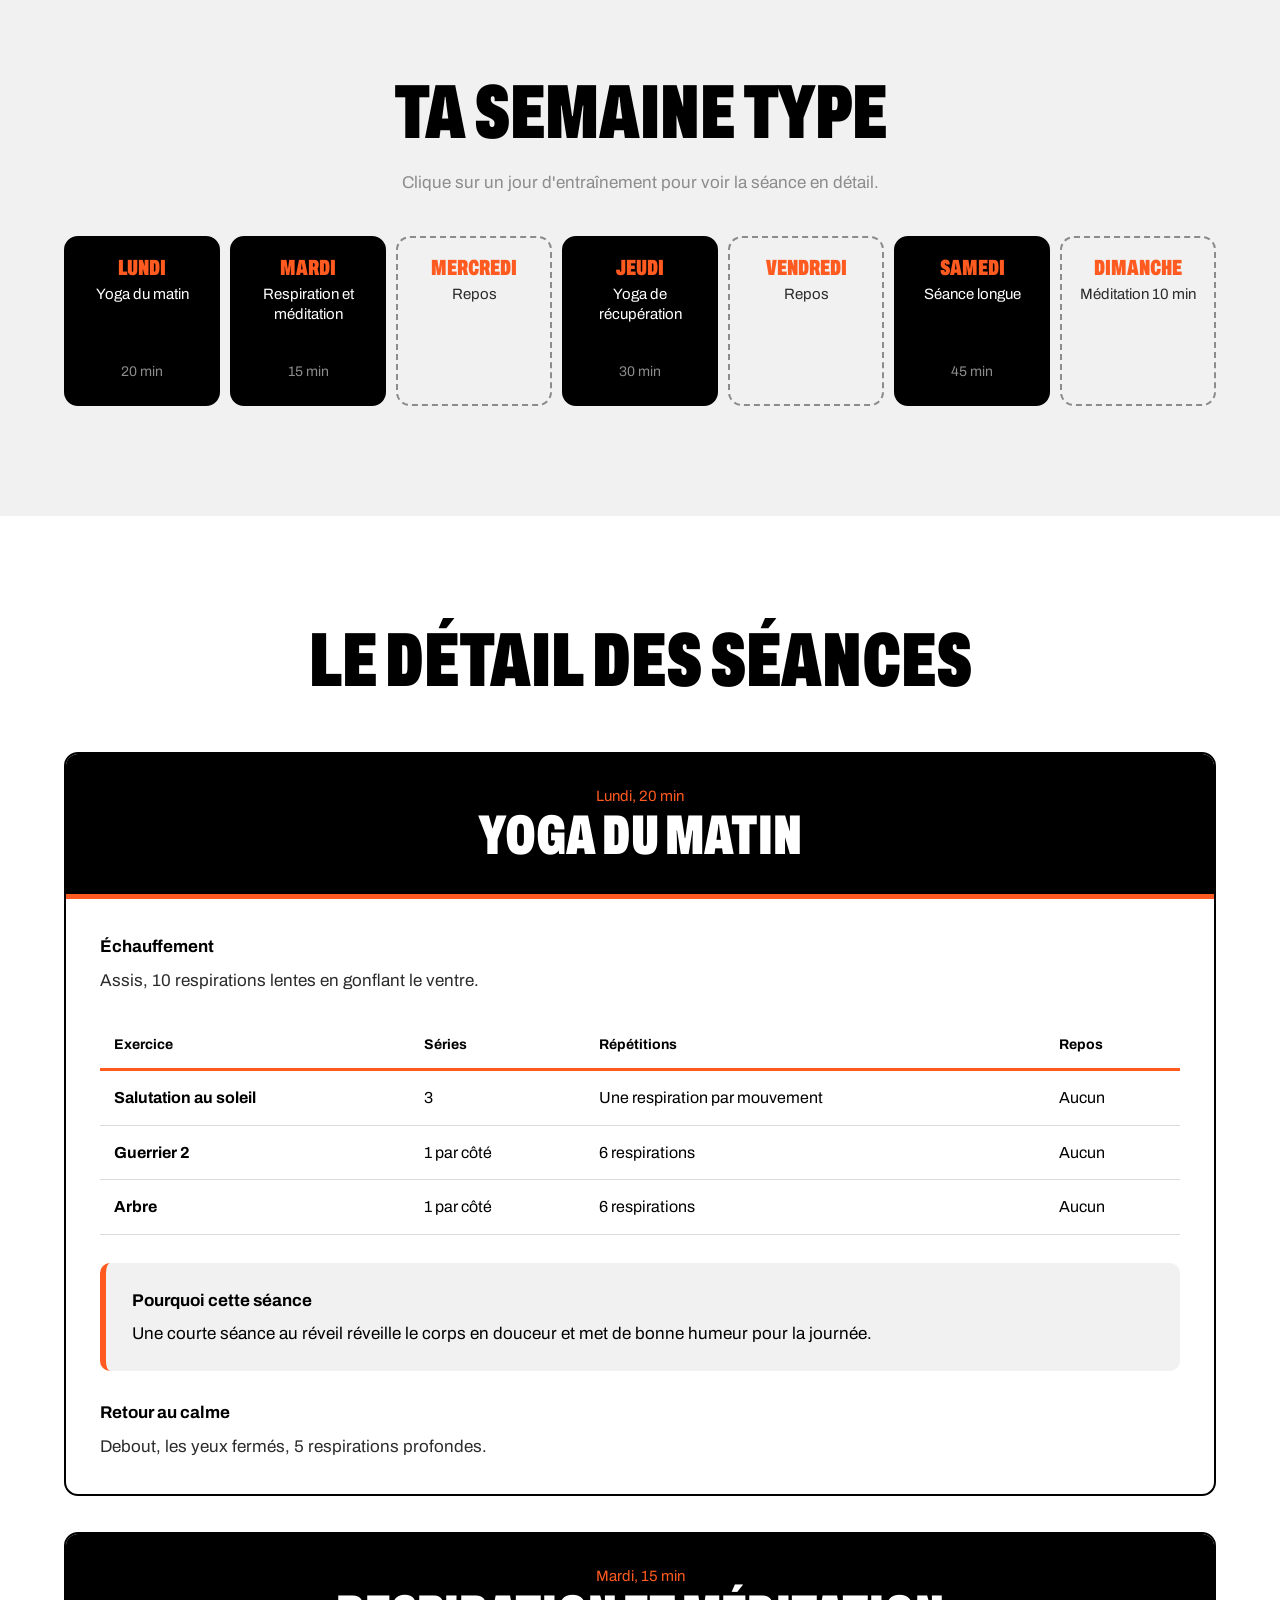
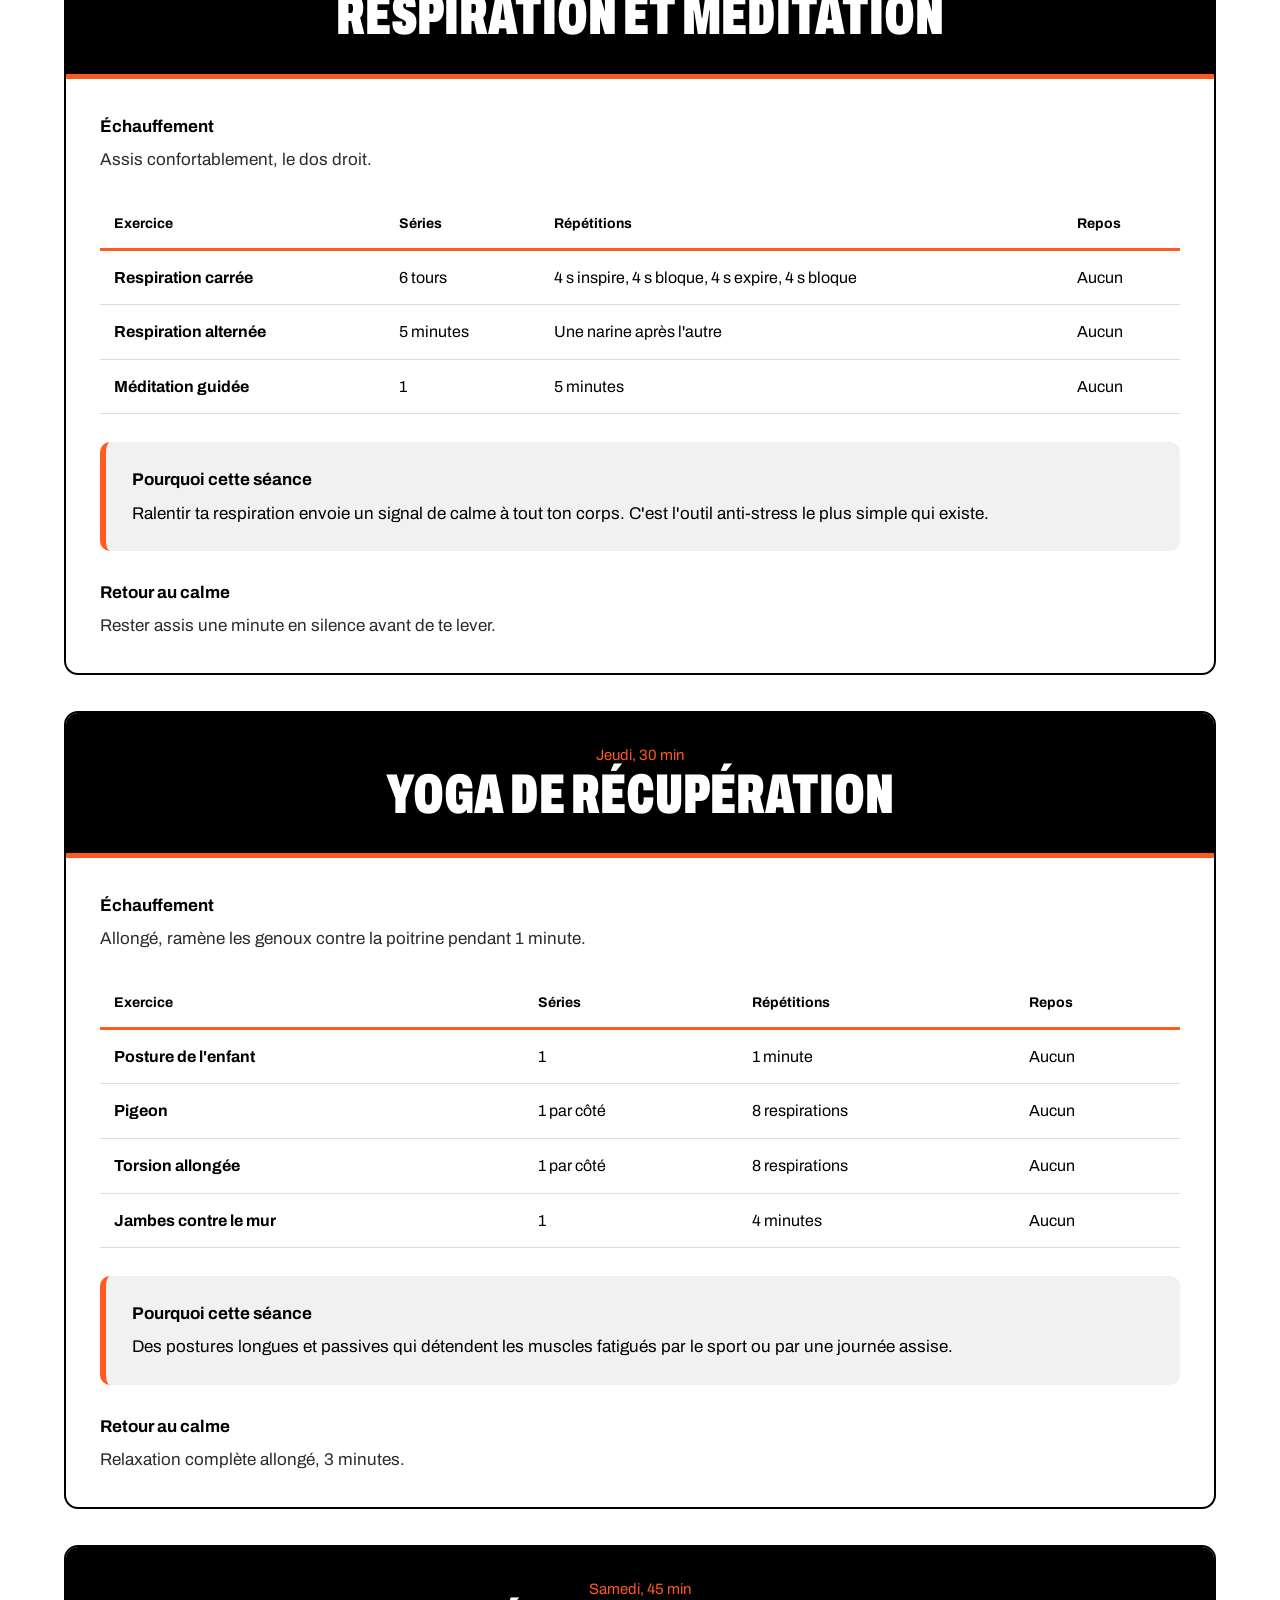
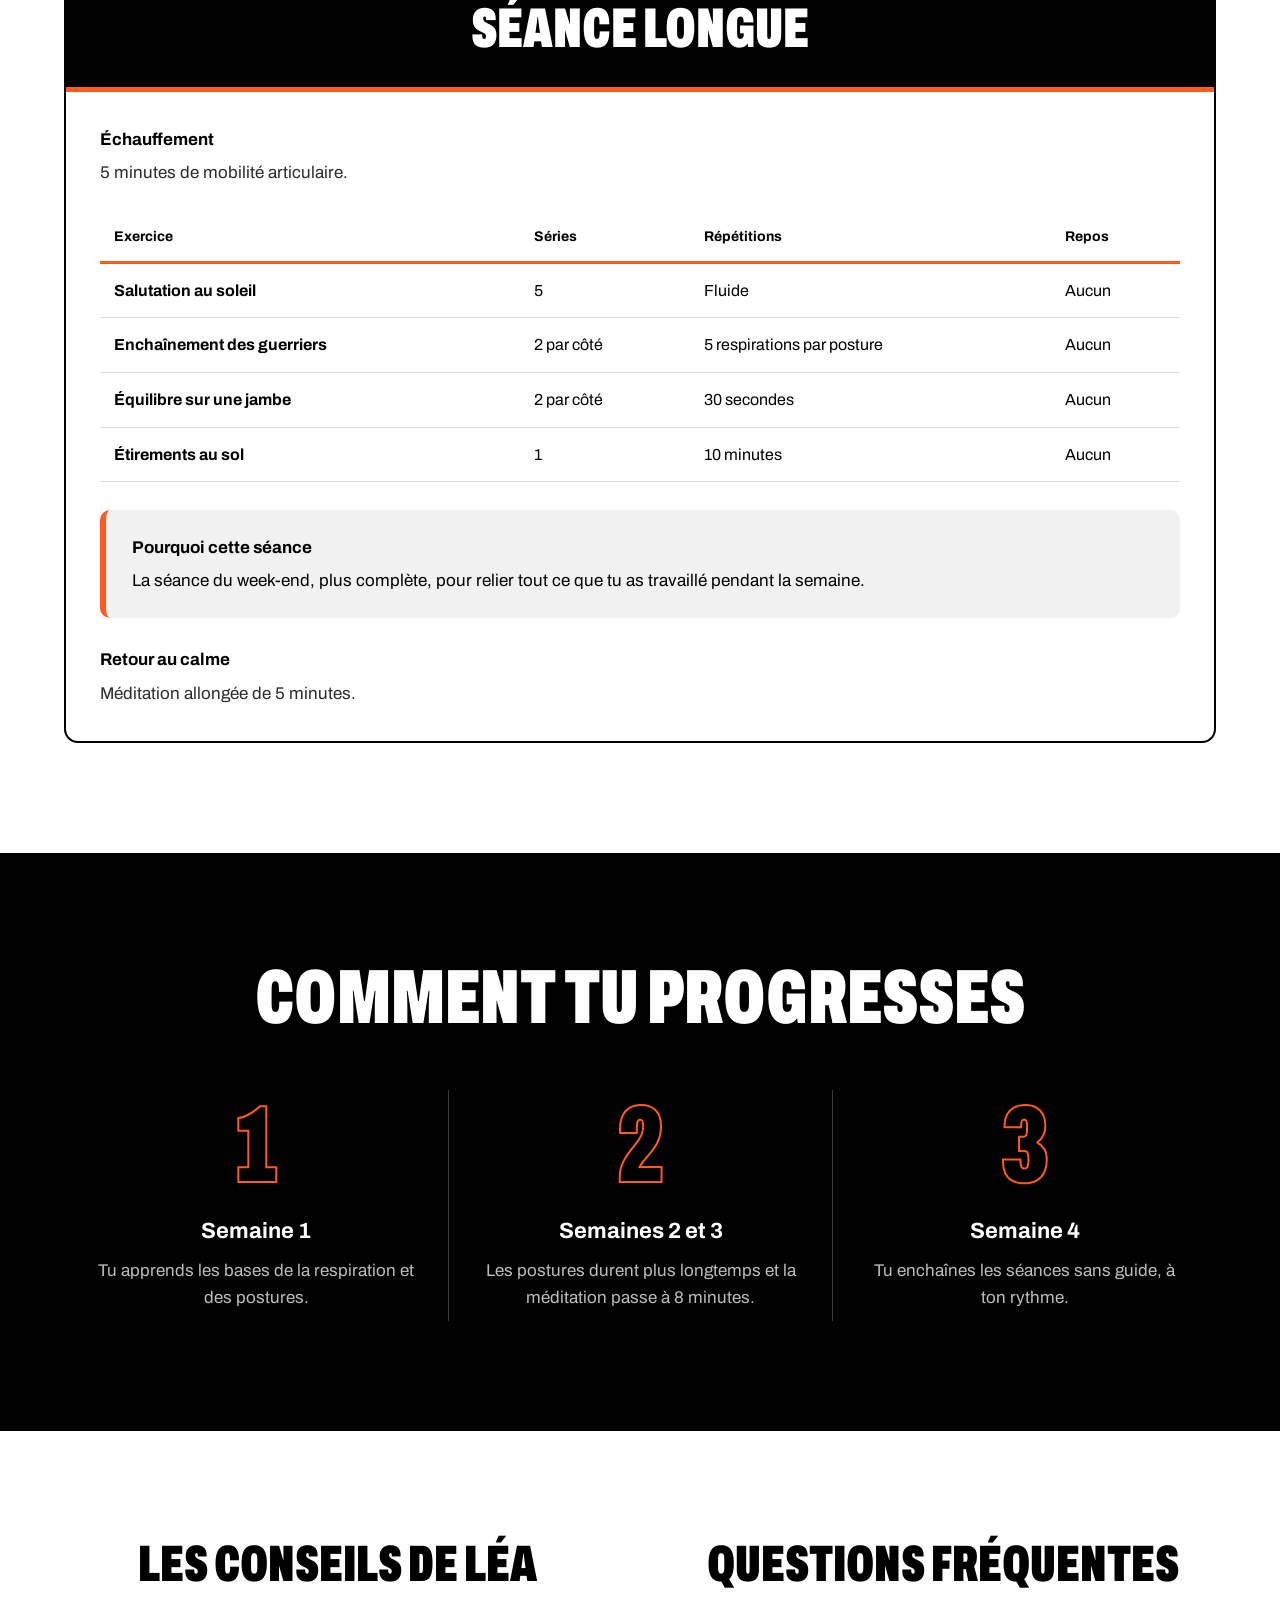
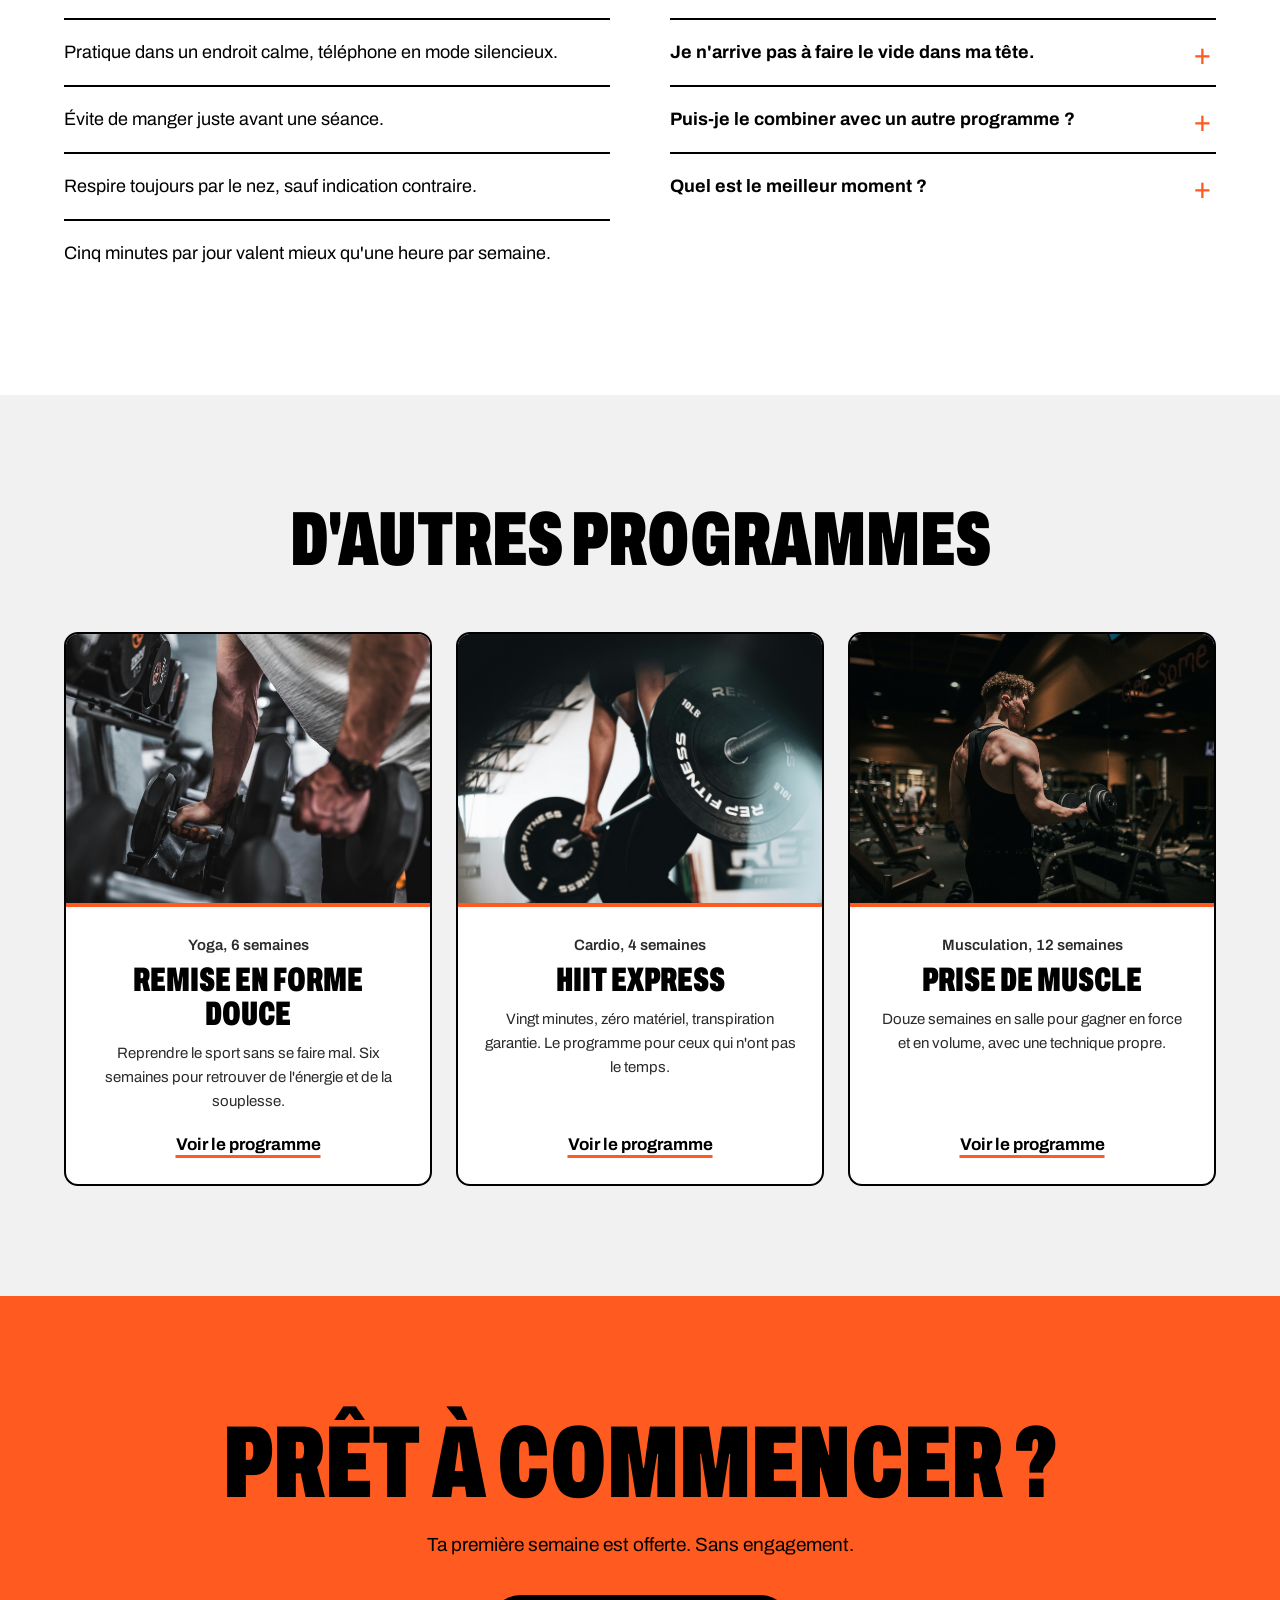
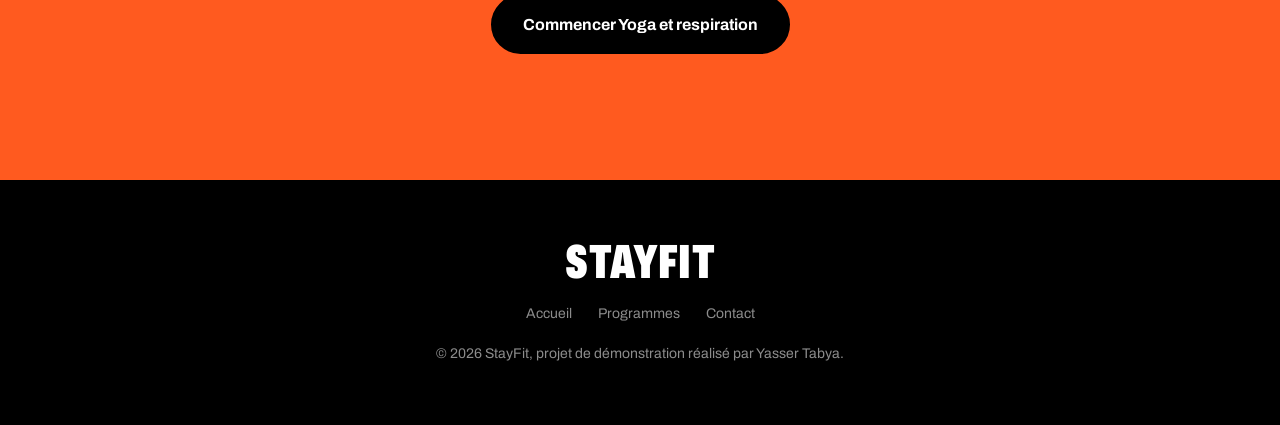
<file: programme-yoga.html>
<!DOCTYPE html>
<html lang="fr">
<head>
    <meta charset="UTF-8">
    <meta name="viewport" content="width=device-width, initial-scale=1.0">
    <title>Yoga et respiration | StayFit</title>
    <meta name="description" content="Respirer mieux, récupérer plus vite, retrouver ton calme. Quatre semaines pour prendre soin de toi.">
    <link rel="stylesheet" href="style.css">
</head>
<body>

    <!-- MENU -->
    <header class="header">
        <nav class="menu">
            <a href="programmes.html" class="actif">Programmes</a>
            <a href="index.html#tarifs">Tarifs</a>
            <a href="contact.html">Contact</a>
        </nav>

        <a href="index.html" class="logo">STAYFIT</a>

        <a href="contact.html" class="bouton bouton-clair bouton-petit header-bouton">S'inscrire</a>

        <button class="burger" aria-label="Ouvrir le menu" aria-expanded="false">
            <span></span>
            <span></span>
            <span></span>
        </button>
    </header>


    <main>

        <!-- BANNIÈRE -->
        <section class="programme-hero" style="--img: url('images/programme-yoga.jpg')">
            <a href="programmes.html" class="retour">Tous les programmes</a>
            <p class="programme-cat">Yoga</p>
            <h1>Yoga et respiration</h1>
            <p class="programme-accroche">Respirer mieux, récupérer plus vite, retrouver ton calme. Quatre semaines pour prendre soin de toi.</p>

            <dl class="infos">
                <div class="info"><dt>Durée</dt><dd>4 semaines</dd></div>
                <div class="info"><dt>Niveau</dt><dd>Tous niveaux</dd></div>
                <div class="info"><dt>Séances</dt><dd>4 par semaine</dd></div>
                <div class="info"><dt>Par séance</dt><dd>30 min</dd></div>
            </dl>
        </section>


        <!-- POUR QUI + OBJECTIFS -->
        <section class="section">
            <div class="pour-qui">
                <h2 class="titre-section">Pour qui ?</h2>
                <p>Tu te sens stressé, tu dors mal, ou tu veux mieux récupérer après tes entraînements. Ce programme se suit seul ou en complément d'un autre.</p>
                <ul class="objectifs">
                    <li>Mieux gérer le stress au quotidien</li>
                    <li>Récupérer plus vite après l'effort</li>
                    <li>Améliorer ta souplesse et ton équilibre</li>
                </ul>
                <p class="coach-du-programme">Ta coach sur ce programme : <strong>Léa Martin</strong></p>
            </div>
        </section>


        <!-- LA SEMAINE TYPE -->
        <section class="section section-craie">
            <h2 class="titre-section">Ta semaine type</h2>
            <p class="intro">Clique sur un jour d'entraînement pour voir la séance en détail.</p>

            <div class="semaine">
                <a href="#s1" class="jour">
                    <span class="jour-nom">Lundi</span>
                    <span class="jour-seance">Yoga du matin</span>
                    <span class="jour-duree">20 min</span>
                </a>
                <a href="#s2" class="jour">
                    <span class="jour-nom">Mardi</span>
                    <span class="jour-seance">Respiration et méditation</span>
                    <span class="jour-duree">15 min</span>
                </a>
                <div class="jour jour-repos">
                    <span class="jour-nom">Mercredi</span>
                    <span class="jour-seance">Repos</span>
                </div>
                <a href="#s3" class="jour">
                    <span class="jour-nom">Jeudi</span>
                    <span class="jour-seance">Yoga de récupération</span>
                    <span class="jour-duree">30 min</span>
                </a>
                <div class="jour jour-repos">
                    <span class="jour-nom">Vendredi</span>
                    <span class="jour-seance">Repos</span>
                </div>
                <a href="#s4" class="jour">
                    <span class="jour-nom">Samedi</span>
                    <span class="jour-seance">Séance longue</span>
                    <span class="jour-duree">45 min</span>
                </a>
                <div class="jour jour-repos">
                    <span class="jour-nom">Dimanche</span>
                    <span class="jour-seance">Méditation 10 min</span>
                </div>
            </div>
        </section>


        <!-- LE DÉTAIL DES SÉANCES -->
        <section class="section">
            <h2 class="titre-section">Le détail des séances</h2>

            <div class="seances">

                <!-- SÉANCE 1 -->
                <article class="seance" id="s1">
                    <header class="seance-tete">
                        <p class="seance-jour">Lundi, 20 min</p>
                        <h3>Yoga du matin</h3>
                    </header>
                    <div class="seance-corps">
                        <div class="seance-etape">
                            <h4>Échauffement</h4>
                            <p>Assis, 10 respirations lentes en gonflant le ventre.</p>
                        </div>
                        <div class="tableau-conteneur">
                            <table class="tableau">
                                <thead>
                                    <tr><th>Exercice</th><th>Séries</th><th>Répétitions</th><th>Repos</th></tr>
                                </thead>
                                <tbody>
                                    <tr><td>Salutation au soleil</td><td>3</td><td>Une respiration par mouvement</td><td>Aucun</td></tr>
                                    <tr><td>Guerrier 2</td><td>1 par côté</td><td>6 respirations</td><td>Aucun</td></tr>
                                    <tr><td>Arbre</td><td>1 par côté</td><td>6 respirations</td><td>Aucun</td></tr>
                                </tbody>
                            </table>
                        </div>
                        <div class="seance-pourquoi">
                            <h4>Pourquoi cette séance</h4>
                            <p>Une courte séance au réveil réveille le corps en douceur et met de bonne humeur pour la journée.</p>
                        </div>
                        <div class="seance-etape">
                            <h4>Retour au calme</h4>
                            <p>Debout, les yeux fermés, 5 respirations profondes.</p>
                        </div>
                    </div>
                </article>

                <!-- SÉANCE 2 -->
                <article class="seance" id="s2">
                    <header class="seance-tete">
                        <p class="seance-jour">Mardi, 15 min</p>
                        <h3>Respiration et méditation</h3>
                    </header>
                    <div class="seance-corps">
                        <div class="seance-etape">
                            <h4>Échauffement</h4>
                            <p>Assis confortablement, le dos droit.</p>
                        </div>
                        <div class="tableau-conteneur">
                            <table class="tableau">
                                <thead>
                                    <tr><th>Exercice</th><th>Séries</th><th>Répétitions</th><th>Repos</th></tr>
                                </thead>
                                <tbody>
                                    <tr><td>Respiration carrée</td><td>6 tours</td><td>4 s inspire, 4 s bloque, 4 s expire, 4 s bloque</td><td>Aucun</td></tr>
                                    <tr><td>Respiration alternée</td><td>5 minutes</td><td>Une narine après l'autre</td><td>Aucun</td></tr>
                                    <tr><td>Méditation guidée</td><td>1</td><td>5 minutes</td><td>Aucun</td></tr>
                                </tbody>
                            </table>
                        </div>
                        <div class="seance-pourquoi">
                            <h4>Pourquoi cette séance</h4>
                            <p>Ralentir ta respiration envoie un signal de calme à tout ton corps. C'est l'outil anti-stress le plus simple qui existe.</p>
                        </div>
                        <div class="seance-etape">
                            <h4>Retour au calme</h4>
                            <p>Rester assis une minute en silence avant de te lever.</p>
                        </div>
                    </div>
                </article>

                <!-- SÉANCE 3 -->
                <article class="seance" id="s3">
                    <header class="seance-tete">
                        <p class="seance-jour">Jeudi, 30 min</p>
                        <h3>Yoga de récupération</h3>
                    </header>
                    <div class="seance-corps">
                        <div class="seance-etape">
                            <h4>Échauffement</h4>
                            <p>Allongé, ramène les genoux contre la poitrine pendant 1 minute.</p>
                        </div>
                        <div class="tableau-conteneur">
                            <table class="tableau">
                                <thead>
                                    <tr><th>Exercice</th><th>Séries</th><th>Répétitions</th><th>Repos</th></tr>
                                </thead>
                                <tbody>
                                    <tr><td>Posture de l'enfant</td><td>1</td><td>1 minute</td><td>Aucun</td></tr>
                                    <tr><td>Pigeon</td><td>1 par côté</td><td>8 respirations</td><td>Aucun</td></tr>
                                    <tr><td>Torsion allongée</td><td>1 par côté</td><td>8 respirations</td><td>Aucun</td></tr>
                                    <tr><td>Jambes contre le mur</td><td>1</td><td>4 minutes</td><td>Aucun</td></tr>
                                </tbody>
                            </table>
                        </div>
                        <div class="seance-pourquoi">
                            <h4>Pourquoi cette séance</h4>
                            <p>Des postures longues et passives qui détendent les muscles fatigués par le sport ou par une journée assise.</p>
                        </div>
                        <div class="seance-etape">
                            <h4>Retour au calme</h4>
                            <p>Relaxation complète allongé, 3 minutes.</p>
                        </div>
                    </div>
                </article>

                <!-- SÉANCE 4 -->
                <article class="seance" id="s4">
                    <header class="seance-tete">
                        <p class="seance-jour">Samedi, 45 min</p>
                        <h3>Séance longue</h3>
                    </header>
                    <div class="seance-corps">
                        <div class="seance-etape">
                            <h4>Échauffement</h4>
                            <p>5 minutes de mobilité articulaire.</p>
                        </div>
                        <div class="tableau-conteneur">
                            <table class="tableau">
                                <thead>
                                    <tr><th>Exercice</th><th>Séries</th><th>Répétitions</th><th>Repos</th></tr>
                                </thead>
                                <tbody>
                                    <tr><td>Salutation au soleil</td><td>5</td><td>Fluide</td><td>Aucun</td></tr>
                                    <tr><td>Enchaînement des guerriers</td><td>2 par côté</td><td>5 respirations par posture</td><td>Aucun</td></tr>
                                    <tr><td>Équilibre sur une jambe</td><td>2 par côté</td><td>30 secondes</td><td>Aucun</td></tr>
                                    <tr><td>Étirements au sol</td><td>1</td><td>10 minutes</td><td>Aucun</td></tr>
                                </tbody>
                            </table>
                        </div>
                        <div class="seance-pourquoi">
                            <h4>Pourquoi cette séance</h4>
                            <p>La séance du week-end, plus complète, pour relier tout ce que tu as travaillé pendant la semaine.</p>
                        </div>
                        <div class="seance-etape">
                            <h4>Retour au calme</h4>
                            <p>Méditation allongée de 5 minutes.</p>
                        </div>
                    </div>
                </article>

            </div>
        </section>


        <!-- PROGRESSION -->
        <section class="section section-noire">
            <h2 class="titre-section">Comment tu progresses</h2>
            <ol class="phases">
                <li class="phase">
                    <h3>Semaine 1</h3>
                    <p>Tu apprends les bases de la respiration et des postures.</p>
                </li>
                <li class="phase">
                    <h3>Semaines 2 et 3</h3>
                    <p>Les postures durent plus longtemps et la méditation passe à 8 minutes.</p>
                </li>
                <li class="phase">
                    <h3>Semaine 4</h3>
                    <p>Tu enchaînes les séances sans guide, à ton rythme.</p>
                </li>
            </ol>
        </section>


        <!-- CONSEILS + QUESTIONS -->
        <section class="section">
            <div class="deux-colonnes">
                <div>
                    <h2 class="titre-section">Les conseils de Léa</h2>
                    <ul class="conseils">
                        <li>Pratique dans un endroit calme, téléphone en mode silencieux.</li>
                        <li>Évite de manger juste avant une séance.</li>
                        <li>Respire toujours par le nez, sauf indication contraire.</li>
                        <li>Cinq minutes par jour valent mieux qu'une heure par semaine.</li>
                    </ul>
                </div>
                <div>
                    <h2 class="titre-section">Questions fréquentes</h2>
                    <details class="question">
                        <summary>Je n'arrive pas à faire le vide dans ma tête.</summary>
                        <p>C'est normal. Ramène simplement ton attention sur ta respiration.</p>
                    </details>
                    <details class="question">
                        <summary>Puis-je le combiner avec un autre programme ?</summary>
                        <p>Oui, c'est même conseillé pour mieux récupérer.</p>
                    </details>
                    <details class="question">
                        <summary>Quel est le meilleur moment ?</summary>
                        <p>Le matin pour l'énergie, le soir pour la détente.</p>
                    </details>
                </div>
            </div>
        </section>


        <!-- AUTRES PROGRAMMES -->
        <section class="section section-craie">
            <h2 class="titre-section">D'autres programmes</h2>
            <div class="grille">
                <a href="programme-forme.html" class="carte">
                    <div class="carte-image" style="--img: url('images/programme-forme.jpg')"></div>
                    <div class="carte-contenu">
                        <p class="carte-meta">Yoga, 6 semaines</p>
                        <h3>Remise en forme douce</h3>
                        <p>Reprendre le sport sans se faire mal. Six semaines pour retrouver de l'énergie et de la souplesse.</p>
                        <span class="lien">Voir le programme</span>
                    </div>
                </a>
                <a href="programme-hiit.html" class="carte">
                    <div class="carte-image" style="--img: url('images/programme-hiit.jpg')"></div>
                    <div class="carte-contenu">
                        <p class="carte-meta">Cardio, 4 semaines</p>
                        <h3>HIIT express</h3>
                        <p>Vingt minutes, zéro matériel, transpiration garantie. Le programme pour ceux qui n'ont pas le temps.</p>
                        <span class="lien">Voir le programme</span>
                    </div>
                </a>
                <a href="programme-muscle.html" class="carte">
                    <div class="carte-image" style="--img: url('images/programme-muscle.jpg')"></div>
                    <div class="carte-contenu">
                        <p class="carte-meta">Musculation, 12 semaines</p>
                        <h3>Prise de muscle</h3>
                        <p>Douze semaines en salle pour gagner en force et en volume, avec une technique propre.</p>
                        <span class="lien">Voir le programme</span>
                    </div>
                </a>
            </div>
        </section>


        <section class="appel">
            <h2>Prêt à commencer ?</h2>
            <p>Ta première semaine est offerte. Sans engagement.</p>
            <a href="contact.html" class="bouton bouton-clair">Commencer Yoga et respiration</a>
        </section>

    </main>

    <!-- BAS DE PAGE -->
    <footer class="footer">
        <a href="index.html" class="logo">STAYFIT</a>
        <nav>
            <a href="index.html">Accueil</a>
            <a href="programmes.html">Programmes</a>
            <a href="contact.html">Contact</a>
        </nav>
        <p>© <span class="annee"></span> StayFit, projet de démonstration réalisé par Yasser Tabya.</p>
    </footer>

    <script src="script.js"></script>
</body>
</html>
</file>
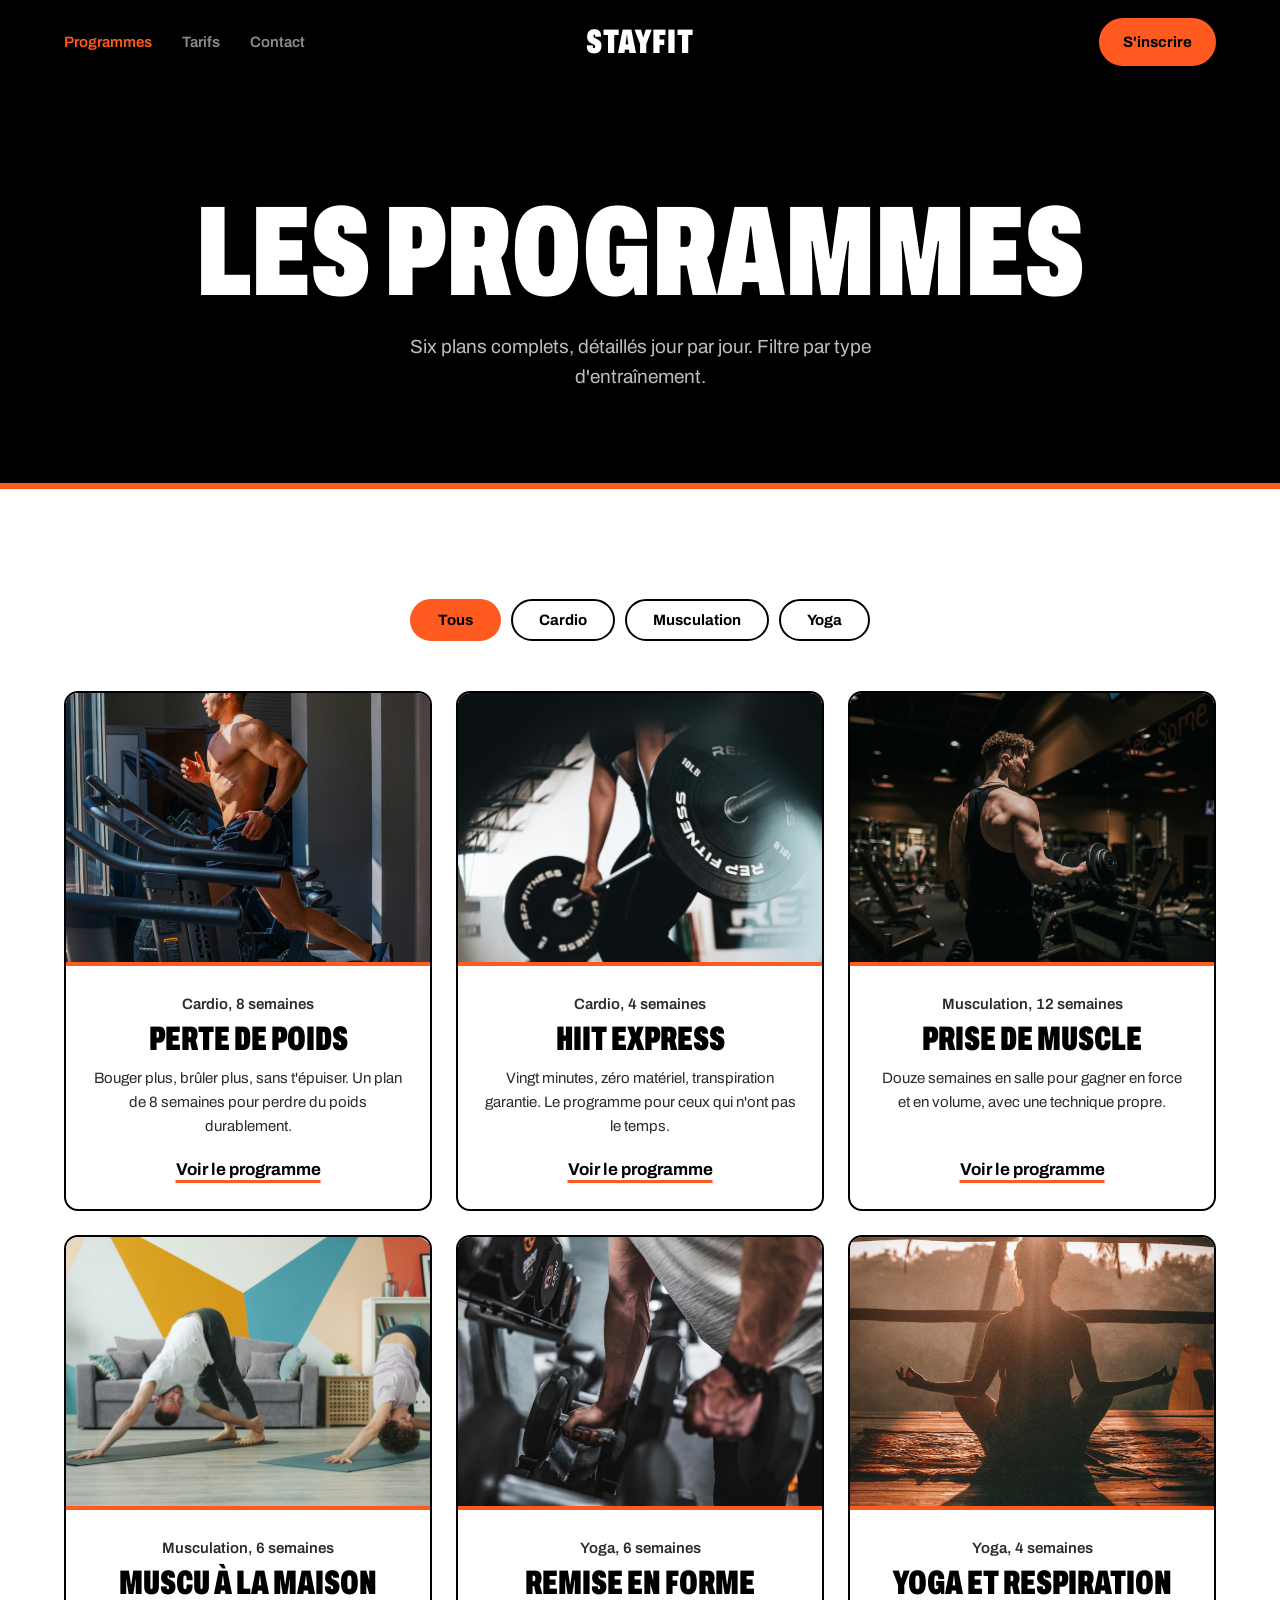
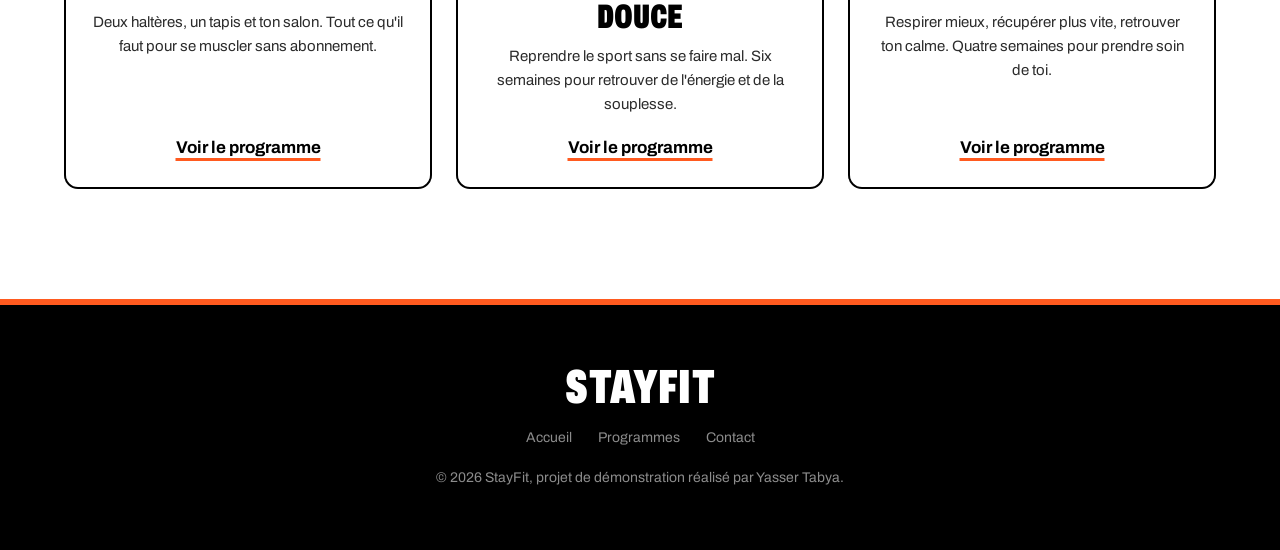
<file: programmes.html>
<!DOCTYPE html>
<html lang="fr">
<head>
    <meta charset="UTF-8">
    <meta name="viewport" content="width=device-width, initial-scale=1.0">
    <title>Programmes | StayFit</title>
    <meta name="description" content="Les 6 programmes StayFit : cardio, musculation et yoga.">
    <link rel="stylesheet" href="style.css">
</head>
<body>

    <!-- MENU -->
    <header class="header">
        <nav class="menu">
            <a href="programmes.html" class="actif">Programmes</a>
            <a href="index.html#tarifs">Tarifs</a>
            <a href="contact.html">Contact</a>
        </nav>

        <a href="index.html" class="logo">STAYFIT</a>

        <a href="contact.html" class="bouton bouton-clair bouton-petit header-bouton">S'inscrire</a>

        <button class="burger" aria-label="Ouvrir le menu" aria-expanded="false">
            <span></span>
            <span></span>
            <span></span>
        </button>
    </header>


    <main>

        <section class="page-titre">
            <h1>Les programmes</h1>
            <p>Six plans complets, détaillés jour par jour. Filtre par type d'entraînement.</p>
        </section>

        <section class="section">

            <!-- Boutons de filtre (gérés en JavaScript) -->
            <div class="filtres">
                <button class="filtre actif" data-filtre="tous">Tous</button>
                <button class="filtre" data-filtre="cardio">Cardio</button>
                <button class="filtre" data-filtre="musculation">Musculation</button>
                <button class="filtre" data-filtre="yoga">Yoga</button>
            </div>

            <div class="grille">
                <a href="programme-perte.html" class="carte" data-categorie="cardio">
                    <div class="carte-image" style="--img: url('images/programme-perte.jpg')"></div>
                    <div class="carte-contenu">
                        <p class="carte-meta">Cardio, 8 semaines</p>
                        <h3>Perte de poids</h3>
                        <p>Bouger plus, brûler plus, sans t'épuiser. Un plan de 8 semaines pour perdre du poids durablement.</p>
                        <span class="lien">Voir le programme</span>
                    </div>
                </a>
                <a href="programme-hiit.html" class="carte" data-categorie="cardio">
                    <div class="carte-image" style="--img: url('images/programme-hiit.jpg')"></div>
                    <div class="carte-contenu">
                        <p class="carte-meta">Cardio, 4 semaines</p>
                        <h3>HIIT express</h3>
                        <p>Vingt minutes, zéro matériel, transpiration garantie. Le programme pour ceux qui n'ont pas le temps.</p>
                        <span class="lien">Voir le programme</span>
                    </div>
                </a>
                <a href="programme-muscle.html" class="carte" data-categorie="musculation">
                    <div class="carte-image" style="--img: url('images/programme-muscle.jpg')"></div>
                    <div class="carte-contenu">
                        <p class="carte-meta">Musculation, 12 semaines</p>
                        <h3>Prise de muscle</h3>
                        <p>Douze semaines en salle pour gagner en force et en volume, avec une technique propre.</p>
                        <span class="lien">Voir le programme</span>
                    </div>
                </a>
                <a href="programme-maison.html" class="carte" data-categorie="musculation">
                    <div class="carte-image" style="--img: url('images/programme-maison.jpg')"></div>
                    <div class="carte-contenu">
                        <p class="carte-meta">Musculation, 6 semaines</p>
                        <h3>Muscu à la maison</h3>
                        <p>Deux haltères, un tapis et ton salon. Tout ce qu'il faut pour se muscler sans abonnement.</p>
                        <span class="lien">Voir le programme</span>
                    </div>
                </a>
                <a href="programme-forme.html" class="carte" data-categorie="yoga">
                    <div class="carte-image" style="--img: url('images/programme-forme.jpg')"></div>
                    <div class="carte-contenu">
                        <p class="carte-meta">Yoga, 6 semaines</p>
                        <h3>Remise en forme douce</h3>
                        <p>Reprendre le sport sans se faire mal. Six semaines pour retrouver de l'énergie et de la souplesse.</p>
                        <span class="lien">Voir le programme</span>
                    </div>
                </a>
                <a href="programme-yoga.html" class="carte" data-categorie="yoga">
                    <div class="carte-image" style="--img: url('images/programme-yoga.jpg')"></div>
                    <div class="carte-contenu">
                        <p class="carte-meta">Yoga, 4 semaines</p>
                        <h3>Yoga et respiration</h3>
                        <p>Respirer mieux, récupérer plus vite, retrouver ton calme. Quatre semaines pour prendre soin de toi.</p>
                        <span class="lien">Voir le programme</span>
                    </div>
                </a>
            </div>
        </section>

    </main>

    <!-- BAS DE PAGE -->
    <footer class="footer">
        <a href="index.html" class="logo">STAYFIT</a>
        <nav>
            <a href="index.html">Accueil</a>
            <a href="programmes.html">Programmes</a>
            <a href="contact.html">Contact</a>
        </nav>
        <p>© <span class="annee"></span> StayFit, projet de démonstration réalisé par Yasser Tabya.</p>
    </footer>

    <script src="script.js"></script>
</body>
</html>
</file>
<file: style.css>
/* =========================================================
   POLICE
   Archivo est une police "variable" : on peut la rendre
   très étroite (titres sportifs) ou normale (texte).
========================================================= */

@import url("https://fonts.googleapis.com/css2?family=Archivo:wdth,wght@62..125,400..900&display=swap");


/* =========================================================
   COULEURS ET RÉGLAGES DU SITE
   Change une valeur ici, elle change partout.
========================================================= */

:root {
    --encre: #000000;      /* noir pur */
    --papier: #ffffff;     /* blanc pur */
    --craie: #f1f1f1;      /* gris très clair pour les sections */
    --graphite: #2b2b2b;   /* gris foncé */
    --acier: #8c8c8c;      /* gris moyen pour les textes secondaires */
    --filet: #dcdcdc;      /* gris des bordures */
    --orange: #ff5a1f;     /* la couleur forte du site */
    --orange-fonce: #e04a12;
    --rouge: #c62828;      /* messages d'erreur du formulaire */

    --largeur: 1180px;     /* largeur maximale du contenu */
    --arrondi: 14px;

    /* Dégradé affiché quand une photo manque */
    --degrade: linear-gradient(160deg, #3a3a3a, #111111);
}


/* =========================================================
   BASE
========================================================= */

* {
    box-sizing: border-box;
    margin: 0;
    padding: 0;
}

html {
    scroll-behavior: smooth;
}

body {
    background: var(--papier);
    color: var(--encre);
    font-family: "Archivo", Arial, sans-serif;
    font-size: 17px;
    line-height: 1.6;
}

a {
    color: inherit;
    text-decoration: none;
}

ul,
ol {
    list-style: none;
}

/* Contour visible quand on navigue au clavier */
:focus-visible {
    outline: 3px solid var(--orange);
    outline-offset: 3px;
}

/* Le style des grands titres : étroit, très gras, en capitales */
h1,
.titre-section,
.logo,
.chiffre p,
.prix,
.appel h2,
.etape-numero,
.carte h3,
.jour-nom,
.seance-tete h3,
.phase::before {
    /* Si Archivo ne charge pas, Impact (installé sur Windows) prend le relais */
    font-family: "Archivo", Impact, "Arial Narrow", sans-serif;
    font-stretch: 62%;
    font-weight: 900;
    line-height: 0.92;
    text-transform: uppercase;
}


/* =========================================================
   BOUTONS
========================================================= */

.bouton {
    display: inline-block;
    padding: 15px 30px;

    /* Bouton principal : orange avec texte noir */
    background: var(--orange);
    color: var(--encre);
    border: 2px solid var(--orange);
    border-radius: 999px;

    font-family: inherit;
    font-size: 16px;
    font-weight: 700;
    text-align: center;
    cursor: pointer;
    transition: background 0.2s, color 0.2s;
}

.bouton:hover {
    background: var(--encre);
    border-color: var(--encre);
    color: var(--papier);
}

/* Bouton contour sur fond blanc */
.bouton-contour {
    background: transparent;
    border-color: var(--encre);
    color: var(--encre);
}

.bouton-contour:hover {
    background: var(--encre);
    color: var(--papier);
}

/* Bouton orange, pour les fonds noirs */
.bouton-clair {
    background: var(--orange);
    border-color: var(--orange);
    color: var(--encre);
}

.bouton-clair:hover {
    background: transparent;
    border-color: var(--orange);
    color: var(--orange);
}

/* Bouton contour blanc, pour les fonds noirs */
.bouton-contour-clair {
    background: transparent;
    border-color: var(--papier);
    color: var(--papier);
}

.bouton-contour-clair:hover {
    background: var(--papier);
    border-color: var(--papier);
    color: var(--encre);
}

.bouton-petit {
    padding: 10px 22px;
    font-size: 15px;
}

.bouton-large {
    width: 100%;
}

.bouton-centre {
    display: table;
    margin: 50px auto 0;
}


/* =========================================================
   MENU
   Trois colonnes : liens | logo au centre | bouton
========================================================= */

.header {
    position: sticky;
    top: 0;
    z-index: 30;
    display: grid;
    grid-template-columns: 1fr auto 1fr;
    align-items: center;
    padding: 18px 5vw;
    background: var(--encre);
    color: var(--papier);
}

.menu {
    display: flex;
    gap: 30px;
}

.menu a {
    color: var(--acier);
    font-size: 15px;
    font-weight: 600;
    transition: color 0.2s;
}

.menu a:hover {
    color: var(--papier);
}

.menu a.actif {
    color: var(--orange);
}

.logo {
    font-size: 34px;
    letter-spacing: 1px;
}

.header-bouton {
    justify-self: end;
}

/* Le burger, caché sur ordinateur */
.burger {
    display: none;
    flex-direction: column;
    gap: 5px;
    padding: 8px;
    background: none;
    border: none;
    cursor: pointer;
}

.burger span {
    display: block;
    width: 26px;
    height: 3px;
    background: var(--papier);
    transition: transform 0.3s, opacity 0.3s;
}

.burger.ouvert span:nth-child(1) {
    transform: translateY(8px) rotate(45deg);
}

.burger.ouvert span:nth-child(2) {
    opacity: 0;
}

.burger.ouvert span:nth-child(3) {
    transform: translateY(-8px) rotate(-45deg);
}


/* =========================================================
   ACCUEIL : LE CADRAN DE CHRONOMÈTRE
   C'est l'élément fort du site : un grand cadran
   qui se remplit une fois au chargement de la page.
========================================================= */

.hero {
    position: relative;
    display: flex;
    align-items: center;
    justify-content: center;
    min-height: calc(100vh - 76px);
    padding: 60px 5vw;
    background: var(--encre);
    color: var(--papier);
    text-align: center;
    overflow: hidden;
}

.cadran {
    position: absolute;
    top: 50%;
    left: 50%;
    width: min(92vw, 88vh, 760px);
    transform: translate(-50%, -50%);
}

/* 60 petits traits : le cercle (pathLength 600) est découpé
   en tirets, un tous les 10 */
.graduations {
    fill: none;
    stroke: #3a3a3a;
    stroke-width: 12;
    stroke-dasharray: 1.2 8.8;
}

/* 12 traits plus longs, un tous les 50, comme les heures */
.graduations-longues {
    fill: none;
    stroke: var(--orange);
    stroke-width: 22;
    stroke-dasharray: 2.4 47.6;
}

.cadran-fond,
.cadran-progression {
    fill: none;
    stroke-width: 3;
}

.cadran-fond {
    stroke: #1f1f1f;
}

/* Le cercle orange qui se dessine, comme une aiguille qui fait le tour */
.cadran-progression {
    stroke: var(--orange);
    stroke-width: 5;
    stroke-dasharray: 1571;
    stroke-dashoffset: 1571;
    transform: rotate(-90deg);
    transform-origin: 300px 300px;
    animation: tour-de-cadran 2.4s cubic-bezier(0.65, 0, 0.35, 1) 0.3s forwards;
}

@keyframes tour-de-cadran {
    to {
        stroke-dashoffset: 0;
    }
}

.hero-contenu {
    position: relative;
    max-width: 1000px;
}

.hero h1 {
    font-size: clamp(44px, 8vw, 128px);
}

.hero-texte {
    max-width: 480px;
    margin: 26px auto 0;
    color: #bdbdbd;
    font-size: 19px;
}

.hero-boutons {
    display: flex;
    flex-wrap: wrap;
    justify-content: center;
    gap: 14px;
    margin-top: 36px;
}


/* =========================================================
   CHIFFRES
========================================================= */

.chiffres {
    display: grid;
    grid-template-columns: repeat(4, 1fr);
    border-bottom: 1px solid var(--filet);
}

.chiffre {
    padding: 40px 16px;
    text-align: center;
}

.chiffre + .chiffre {
    border-left: 1px solid var(--filet);
}

.chiffre p {
    color: var(--orange);
    font-size: 64px;
}

.chiffre > span {
    color: var(--acier);
    font-size: 15px;
}


/* =========================================================
   SECTIONS
========================================================= */

.section {
    padding: 110px 5vw;
}

.section > * {
    max-width: var(--largeur);
    margin-left: auto;
    margin-right: auto;
}

.section-craie {
    background: var(--craie);
}

.section-noire {
    background: var(--encre);
    color: var(--papier);
}

.titre-section {
    margin-bottom: 56px;
    font-size: clamp(44px, 6vw, 80px);
    text-align: center;
}

.intro {
    margin-top: -36px;
    margin-bottom: 40px;
    color: var(--acier);
    text-align: center;
}

.grille {
    display: grid;
    grid-template-columns: repeat(auto-fit, minmax(300px, 1fr));
    gap: 24px;
}


/* =========================================================
   LA MÉTHODE EN 3 ÉTAPES
========================================================= */

.etapes {
    display: grid;
    grid-template-columns: repeat(3, 1fr);
    gap: 40px;
    text-align: center;
}

.etape-numero {
    display: block;
    margin-bottom: 18px;
    color: transparent;
    -webkit-text-stroke: 2px var(--orange);
    font-size: 120px;
}

.etape h3 {
    margin-bottom: 8px;
    font-size: 22px;
}

.etape p {
    max-width: 320px;
    margin: 0 auto;
    color: var(--graphite);
}


/* =========================================================
   CARTES PROGRAMMES
========================================================= */

.carte {
    display: flex;
    flex-direction: column;
    background: var(--papier);
    border: 2px solid var(--encre);
    border-radius: var(--arrondi);
    overflow: hidden;
    transition: transform 0.25s;
}

.carte:hover {
    transform: translateY(-6px);
    border-color: var(--orange);
}

/* La photo en couleurs (ou un dégradé si elle manque) */
.carte-image {
    aspect-ratio: 4 / 3;
    background-image: var(--img), var(--degrade);
    background-size: cover;
    background-position: center;
    border-bottom: 4px solid var(--orange);
}

.carte-contenu {
    display: flex;
    flex-direction: column;
    flex: 1;
    padding: 26px;
    text-align: center;
}

.carte-meta {
    color: var(--orange-fonce);
    font-size: 14px;
    font-weight: 600;
}

.carte h3 {
    margin: 6px 0 10px;
    font-size: 34px;
    line-height: 1;
}

.carte p {
    color: var(--graphite);
    font-size: 15px;
}

.lien {
    margin-top: auto;
    padding-top: 18px;
    font-weight: 700;
    text-decoration: underline;
    text-decoration-color: var(--orange);
    text-decoration-thickness: 3px;
    text-underline-offset: 5px;
}


/* =========================================================
   COACHS
========================================================= */

.grille-coachs {
    text-align: center;
}

.coach-photo {
    width: 190px;
    height: 190px;
    margin: 0 auto 20px;
    background-image: var(--img), var(--degrade);
    background-size: cover;
    background-position: center top;
    border: 4px solid var(--orange);
    border-radius: 50%;
}

.coach h3 {
    font-size: 22px;
}

.coach p {
    color: var(--acier);
}


/* =========================================================
   TARIFS
========================================================= */

.tarif {
    position: relative;
    display: flex;
    flex-direction: column;
    padding: 44px 32px 36px;
    background: var(--papier);
    border: 2px solid var(--encre);
    border-radius: var(--arrondi);
    text-align: center;
}

.tarif h3 {
    font-size: 20px;
}

.prix {
    margin: 14px 0 26px;
    font-size: 84px;
}

.prix span {
    display: block;
    margin-top: 6px;
    color: var(--acier);
    font-family: "Archivo", Arial, sans-serif;
    font-size: 15px;
    font-stretch: 100%;
    font-weight: 500;
    text-transform: none;
}

.tarif ul {
    flex: 1;
    margin-bottom: 30px;
}

.tarif li {
    padding: 11px 0;
    border-top: 1px solid var(--filet);
}

/* La formule mise en avant, en noir avec le prix orange */
.tarif-vedette {
    background: var(--encre);
    color: var(--papier);
    border-color: var(--orange);
}

.tarif-vedette .prix {
    color: var(--orange);
}

.tarif-vedette .prix span {
    color: #bdbdbd;
}

.tarif-vedette li {
    border-color: #333333;
}

.etiquette {
    position: absolute;
    top: -16px;
    left: 50%;
    transform: translateX(-50%);
    padding: 5px 18px;
    background: var(--orange);
    color: var(--encre);
    border: 2px solid var(--orange);
    border-radius: 999px;
    font-size: 14px;
    font-weight: 700;
    white-space: nowrap;
}


/* =========================================================
   APPEL À L'ACTION
========================================================= */

.appel {
    padding: 120px 5vw;

    /* Le grand bloc orange avant le bas de page */
    background: var(--orange);
    color: var(--encre);
    text-align: center;
}

.appel h2 {
    max-width: 900px;
    margin: 0 auto;
    font-size: clamp(48px, 8vw, 110px);
}

.appel p {
    margin: 20px 0 34px;
    color: var(--encre);
    font-size: 19px;
}

/* Sur le fond orange, le bouton devient noir */
.appel .bouton {
    background: var(--encre);
    border-color: var(--encre);
    color: var(--papier);
}

.appel .bouton:hover {
    background: var(--papier);
    border-color: var(--papier);
    color: var(--encre);
}


/* =========================================================
   TITRE DES PAGES (Programmes, Contact)
========================================================= */

.page-titre {
    padding: 110px 5vw 90px;
    background: var(--encre);
    color: var(--papier);
    border-bottom: 6px solid var(--orange);
    text-align: center;
}

.page-titre h1 {
    font-size: clamp(60px, 10vw, 140px);
}

.page-titre p {
    max-width: 520px;
    margin: 20px auto 0;
    color: #bdbdbd;
    font-size: 19px;
}


/* =========================================================
   FILTRES (page Programmes)
========================================================= */

.filtres {
    display: flex;
    flex-wrap: wrap;
    justify-content: center;
    gap: 10px;
    margin-bottom: 50px;
}

.filtre {
    padding: 11px 26px;
    background: var(--papier);
    color: var(--encre);
    border: 2px solid var(--encre);
    border-radius: 999px;
    font-family: inherit;
    font-size: 15px;
    font-weight: 700;
    cursor: pointer;
}

.filtre:hover {
    background: var(--encre);
    color: var(--papier);
}

.filtre.actif {
    background: var(--orange);
    border-color: var(--orange);
    color: var(--encre);
}


/* =========================================================
   FORMULAIRE (page Contact)
========================================================= */

.formulaire {
    display: grid;
    grid-template-columns: 1fr 1fr;
    gap: 24px;
    max-width: 780px;
    padding: 44px;
    border: 2px solid var(--encre);
    border-radius: var(--arrondi);
}

.champ {
    display: flex;
    flex-direction: column;
    gap: 6px;
}

.champ-large,
.formulaire .bouton,
.message-succes {
    grid-column: 1 / -1;
}

.champ label {
    font-size: 15px;
    font-weight: 700;
}

.champ input,
.champ select,
.champ textarea {
    padding: 14px 16px;
    background: var(--craie);
    border: 2px solid transparent;
    border-radius: 10px;
    font-family: inherit;
    font-size: 16px;
}

.champ input:focus,
.champ select:focus,
.champ textarea:focus {
    border-color: var(--orange);
    outline: none;
}

.erreur {
    min-height: 18px;
    color: var(--rouge);
    font-size: 14px;
}

.message-succes {
    padding: 18px;
    background: var(--orange);
    color: var(--encre);
    border-radius: 10px;
    font-weight: 700;
    text-align: center;
}


/* =========================================================
   PAGE D'UN PROGRAMME : BANNIÈRE
========================================================= */

.programme-hero {
    padding: 90px 5vw 0;
    background-image:
        linear-gradient(rgba(0, 0, 0, 0.7), rgba(0, 0, 0, 0.95)),
        var(--img),
        var(--degrade);
    background-size: cover;
    background-position: center;
    color: var(--papier);
    text-align: center;
}

.retour {
    display: inline-block;
    margin-bottom: 30px;
    padding: 8px 18px;
    border: 1px solid #555555;
    border-radius: 999px;
    color: #bdbdbd;
    font-size: 14px;
}

.retour:hover {
    border-color: var(--orange);
    color: var(--orange);
}

.programme-cat {
    color: var(--orange);
    font-weight: 600;
}

.programme-hero h1 {
    margin-top: 6px;
    font-size: clamp(64px, 12vw, 170px);
}

.programme-accroche {
    max-width: 560px;
    margin: 22px auto 0;
    color: #d6d6d6;
    font-size: 19px;
}

/* Les 4 infos clés, posées en bas de la bannière */
.infos {
    display: grid;
    grid-template-columns: repeat(4, 1fr);
    max-width: var(--largeur);
    margin: 70px auto 0;
    border-top: 1px solid #3a3a3a;
}

.info {
    padding: 26px 12px;
}

.info + .info {
    border-left: 1px solid #3a3a3a;
}

.info dt {
    color: var(--acier);
    font-size: 14px;
}

.info dd {
    color: var(--orange);
    font-size: 22px;
    font-weight: 800;
}


/* =========================================================
   PAGE D'UN PROGRAMME : POUR QUI
========================================================= */

.pour-qui {
    max-width: 720px !important;
    text-align: center;
}

.pour-qui > p:first-of-type {
    font-size: 21px;
    line-height: 1.55;
}

.objectifs {
    display: grid;
    gap: 12px;
    margin: 40px 0;
}

.objectifs li {
    padding: 18px 24px;
    border: 2px solid var(--orange);
    border-radius: 999px;
    font-weight: 700;
}

.coach-du-programme {
    color: var(--acier);
}

.coach-du-programme strong {
    color: var(--encre);
}


/* =========================================================
   PAGE D'UN PROGRAMME : LA SEMAINE
========================================================= */

.semaine {
    display: grid;
    grid-template-columns: repeat(7, 1fr);
    gap: 10px;
}

.jour {
    display: flex;
    flex-direction: column;
    gap: 6px;
    min-height: 170px;
    padding: 20px 14px;
    background: var(--encre);
    color: var(--papier);
    border: 2px solid var(--encre);
    border-radius: var(--arrondi);
    text-align: center;
    transition: background 0.2s, color 0.2s;
}

a.jour:hover .jour-nom,
a.jour:hover .jour-duree {
    color: var(--encre);
}

a.jour:hover {
    background: var(--orange);
    border-color: var(--orange);
    color: var(--encre);
}

.jour-nom {
    color: var(--orange);
    font-size: 22px;
}

.jour-seance {
    font-size: 15px;
    line-height: 1.35;
}

.jour-duree {
    margin-top: auto;
    color: var(--acier);
    font-size: 14px;
}

/* Jours de repos : en contour, plus discrets */
.jour-repos {
    background: transparent;
    color: var(--graphite);
    border: 2px dashed var(--acier);
}


/* =========================================================
   PAGE D'UN PROGRAMME : LE DÉTAIL DES SÉANCES
========================================================= */

.seances {
    display: grid;
    gap: 36px;
}

.seance {
    border: 2px solid var(--encre);
    border-radius: var(--arrondi);
    overflow: hidden;
    scroll-margin-top: 100px;
}

.seance-tete {
    padding: 30px 34px;
    background: var(--encre);
    color: var(--papier);
    border-bottom: 5px solid var(--orange);
    text-align: center;
}

.seance-jour {
    color: var(--orange);
    font-size: 15px;
}

.seance-tete h3 {
    font-size: clamp(36px, 5vw, 56px);
    line-height: 1;
}

.seance-corps {
    display: grid;
    gap: 28px;
    padding: 34px;
}

.seance h4 {
    margin-bottom: 6px;
    font-size: 17px;
}

.seance-etape p {
    color: var(--graphite);
}

/* Le tableau des exercices */
.tableau-conteneur {
    overflow-x: auto;
}

.tableau {
    width: 100%;
    border-collapse: collapse;
    font-size: 16px;
}

.tableau th {
    padding: 12px 14px;
    border-bottom: 3px solid var(--orange);
    font-size: 14px;
    text-align: left;
}

.tableau td {
    padding: 14px;
    border-bottom: 1px solid var(--filet);
}

.tableau td:first-child {
    font-weight: 700;
}

.tableau tbody tr:hover {
    background: var(--craie);
}

/* L'explication, mise en valeur avec une barre orange */
.seance-pourquoi {
    padding: 24px 26px;
    background: var(--craie);
    border-left: 6px solid var(--orange);
    border-radius: 10px;
}


/* =========================================================
   PAGE D'UN PROGRAMME : PROGRESSION
========================================================= */

.phases {
    display: grid;
    grid-template-columns: repeat(auto-fit, minmax(260px, 1fr));
    gap: 0;
    counter-reset: phase;
}

.phase {
    padding: 0 30px 10px;
    text-align: center;
    counter-increment: phase;
}

.phase + .phase {
    border-left: 1px solid #3a3a3a;
}

/* Le numéro de la phase, en grand chiffre contour orange */
.phase::before {
    content: counter(phase);
    display: block;
    margin-bottom: 14px;
    color: transparent;
    -webkit-text-stroke: 2px var(--orange);
    font-size: 110px;
    line-height: 1;
}

.phase h3 {
    margin-bottom: 8px;
    font-size: 22px;
}

.phase p {
    color: #bdbdbd;
}


/* =========================================================
   PAGE D'UN PROGRAMME : CONSEILS ET QUESTIONS
========================================================= */

.deux-colonnes {
    display: grid;
    grid-template-columns: 1fr 1fr;
    gap: 60px;
}

.deux-colonnes .titre-section {
    margin-bottom: 30px;
    font-size: clamp(36px, 4vw, 52px);
}

.conseils li {
    padding: 18px 0;
    border-top: 2px solid var(--encre);
    font-size: 18px;
}

.question {
    border-top: 2px solid var(--encre);
}

.question summary {
    position: relative;
    padding: 18px 40px 18px 0;
    font-size: 18px;
    font-weight: 700;
    cursor: pointer;
    list-style: none;
}

.question summary::-webkit-details-marker {
    display: none;
}

/* Le signe + qui devient - quand la question est ouverte */
.question summary::after {
    content: "+";
    position: absolute;
    right: 4px;
    top: 10px;
    color: var(--orange);
    font-size: 30px;
    font-weight: 400;
}

.question[open] summary::after {
    content: "−";
}

.question p {
    padding-bottom: 20px;
    color: var(--graphite);
}


/* =========================================================
   BAS DE PAGE
========================================================= */

.footer {
    display: flex;
    flex-direction: column;
    align-items: center;
    gap: 18px;
    padding: 60px 5vw;
    background: var(--encre);
    color: var(--acier);
    border-top: 6px solid var(--orange);
    font-size: 14px;
    text-align: center;
}

.footer .logo {
    color: var(--papier);
    font-size: 48px;
}

.footer nav {
    display: flex;
    gap: 26px;
}

.footer nav a:hover {
    color: var(--orange);
}


/* =========================================================
   TABLETTE
========================================================= */

@media (max-width: 1050px) {
    .semaine {
        grid-template-columns: repeat(4, 1fr);
    }
}


/* =========================================================
   TÉLÉPHONE
========================================================= */

@media (max-width: 820px) {

    body {
        font-size: 16px;
    }

    /* Logo à gauche, burger à droite */
    .header {
        grid-template-columns: 1fr auto;
    }

    .header .logo {
        grid-column: 1;
        grid-row: 1;
    }

    .header-bouton {
        display: none;
    }

    .burger {
        display: flex;
    }

    /* Le menu devient un panneau qui s'ouvre sous le header */
    .menu {
        position: absolute;
        top: 100%;
        left: 0;
        right: 0;
        display: none;
        flex-direction: column;
        align-items: center;
        gap: 22px;
        padding: 34px;
        background: var(--encre);
        border-top: 1px solid #222222;
    }

    .menu.ouvert {
        display: flex;
    }

    .menu a {
        font-size: 20px;
    }

    .section {
        padding: 80px 6vw;
    }

    .chiffres,
    .infos {
        grid-template-columns: 1fr 1fr;
    }

    .chiffre:nth-child(3),
    .info:nth-child(3) {
        border-left: none;
    }

    .chiffre:nth-child(n + 3) {
        border-top: 1px solid var(--filet);
    }

    .info:nth-child(n + 3) {
        border-top: 1px solid #3a3a3a;
    }

    .etapes,
    .deux-colonnes {
        grid-template-columns: 1fr;
    }

    .phase + .phase {
        border-left: none;
        border-top: 1px solid #3a3a3a;
        padding-top: 30px;
    }

    .semaine {
        grid-template-columns: 1fr 1fr;
    }

    .jour {
        min-height: 0;
    }

    .formulaire {
        grid-template-columns: 1fr;
        padding: 26px;
    }

    .seance-corps {
        padding: 24px 20px;
    }
}


/* =========================================================
   ANIMATIONS RÉDUITES
   Si la personne a demandé moins d'animations
   dans son ordinateur, le cadran s'affiche directement.
========================================================= */

@media (prefers-reduced-motion: reduce) {

    html {
        scroll-behavior: auto;
    }

    .cadran-progression {
        animation: none;
        stroke-dashoffset: 0;
    }
}
</file>
